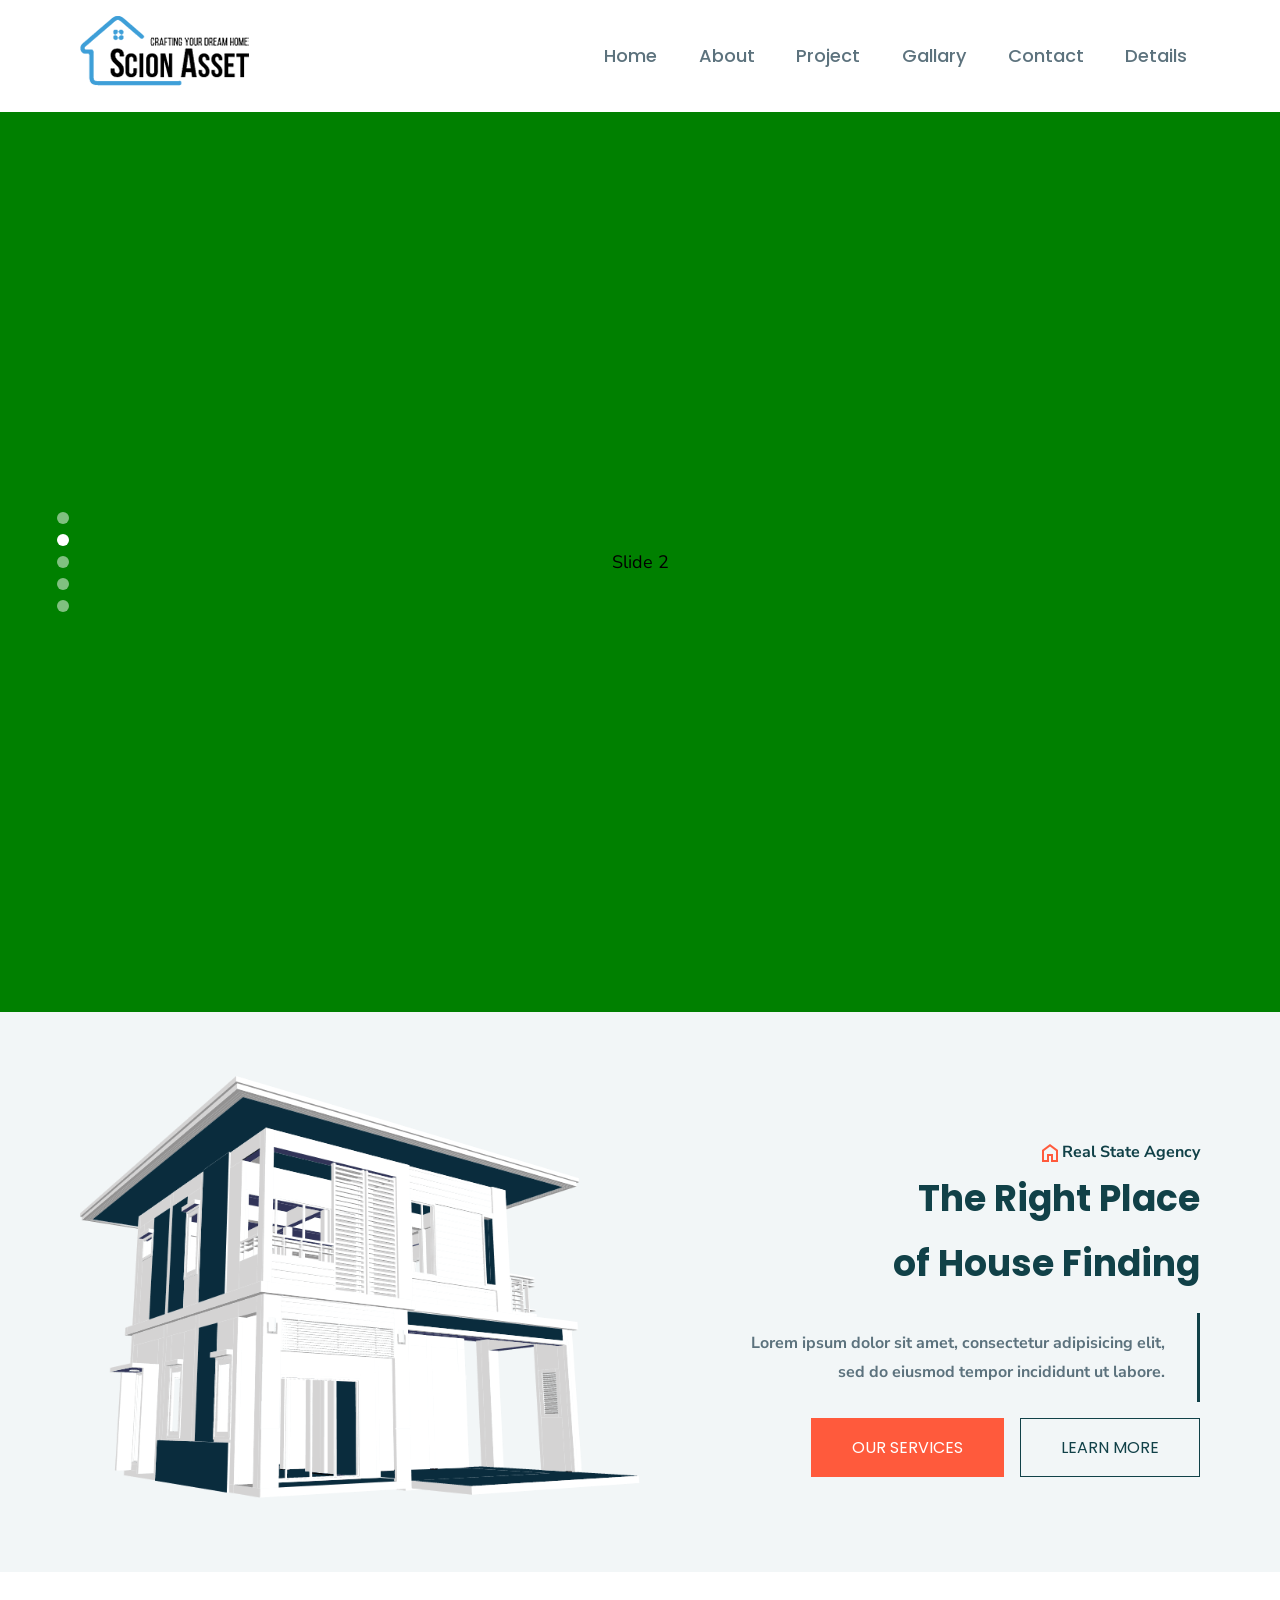
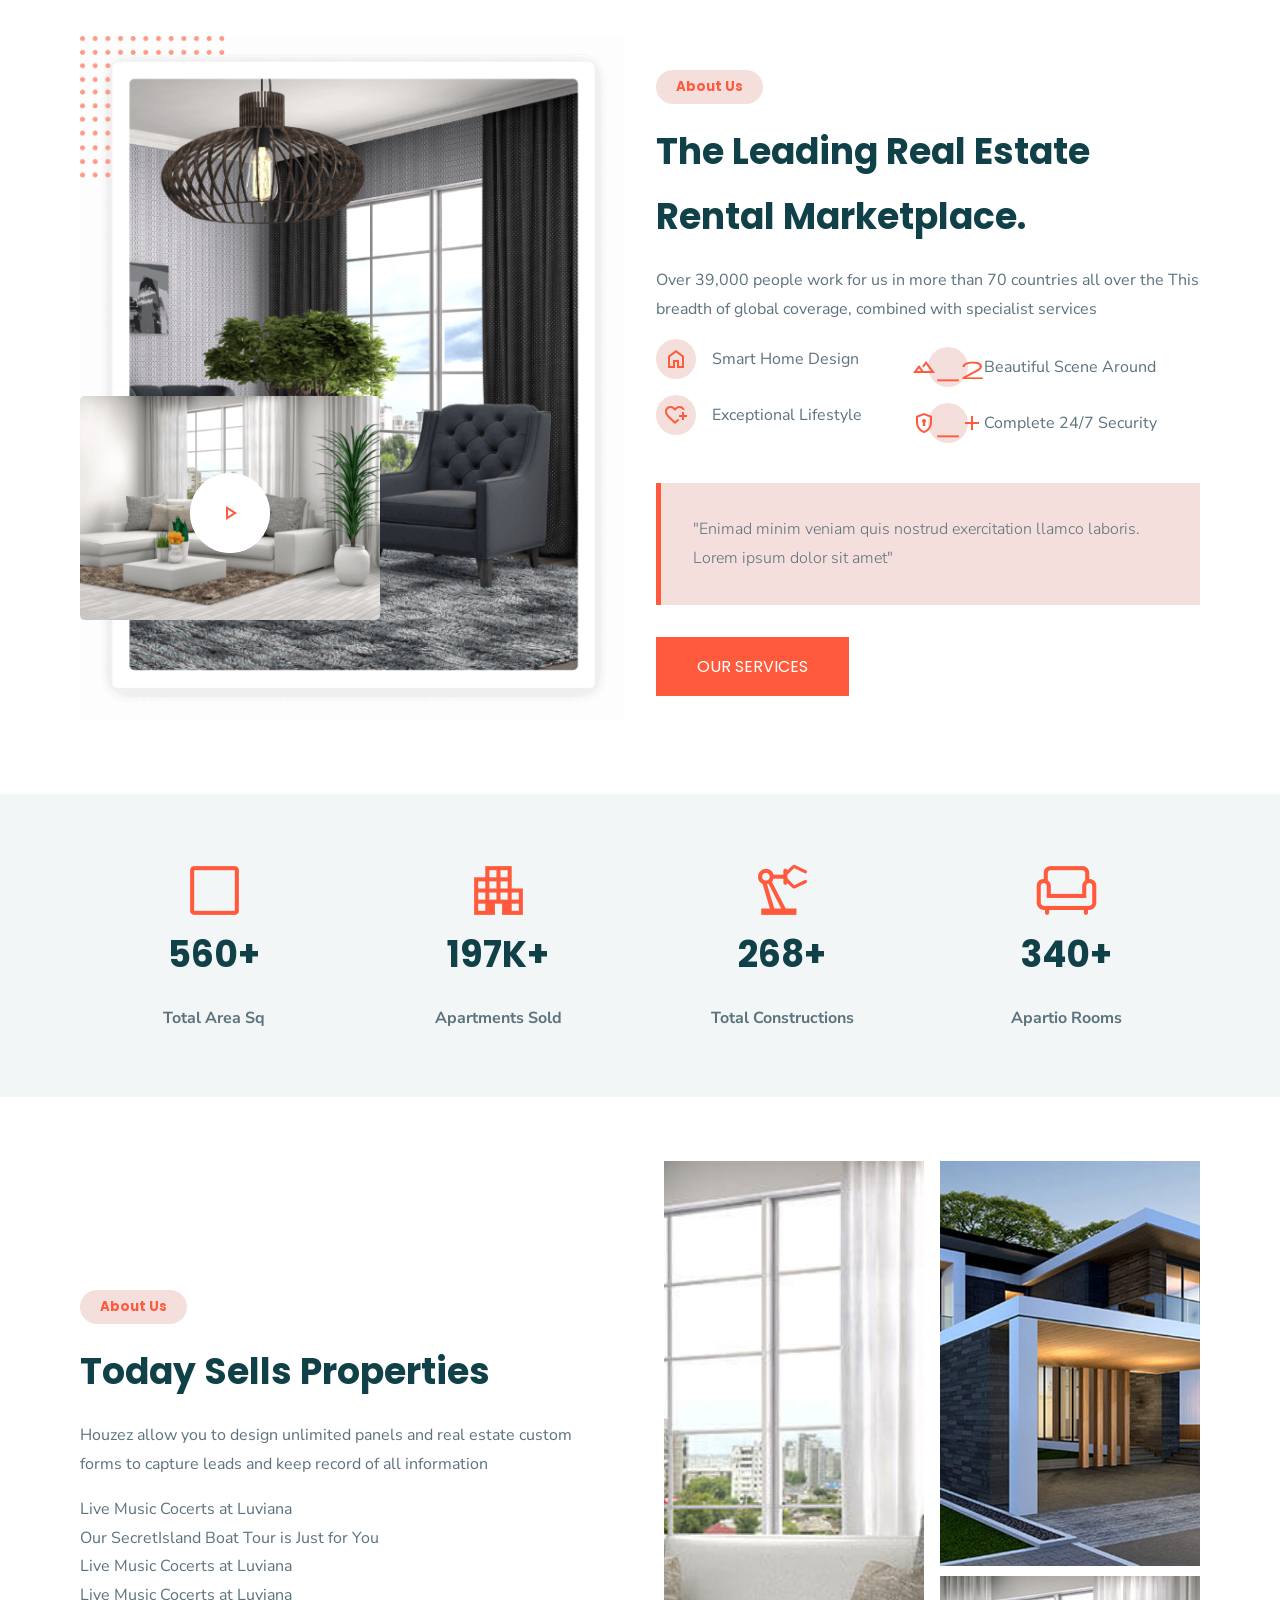
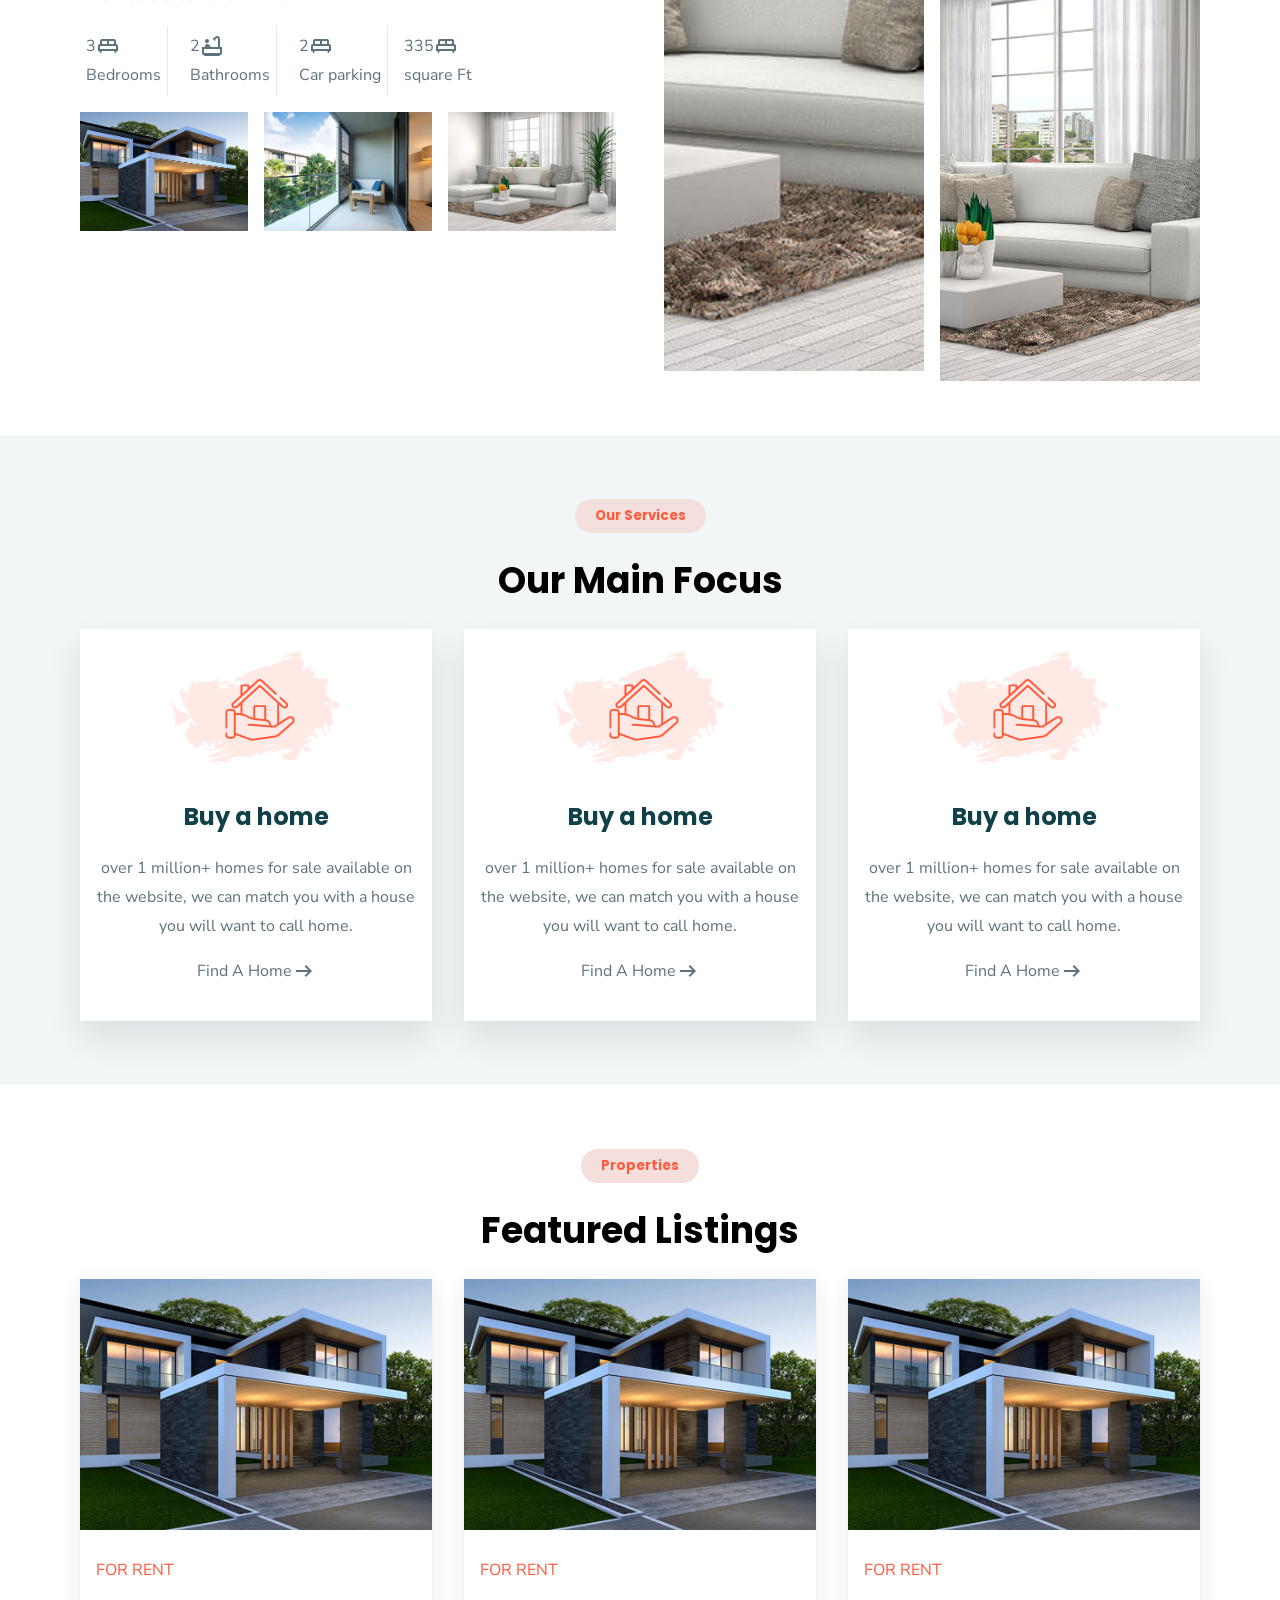
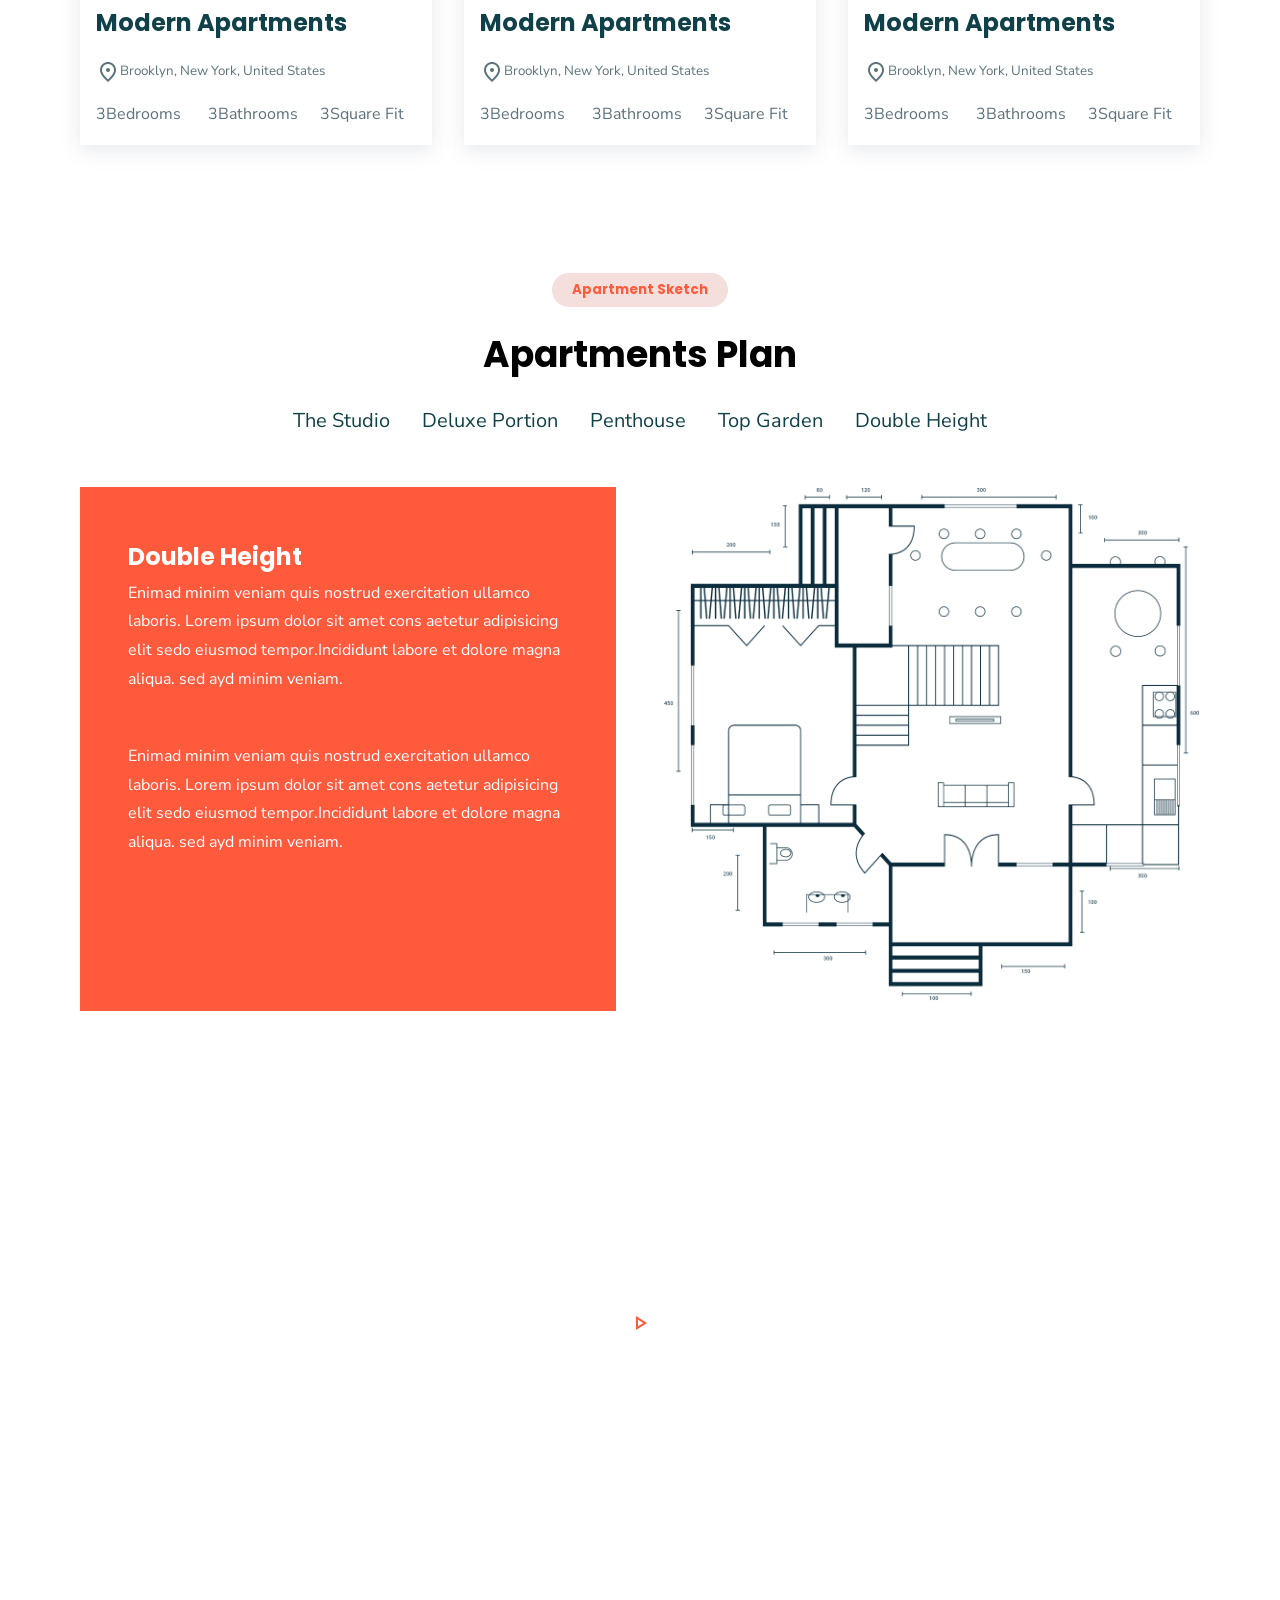
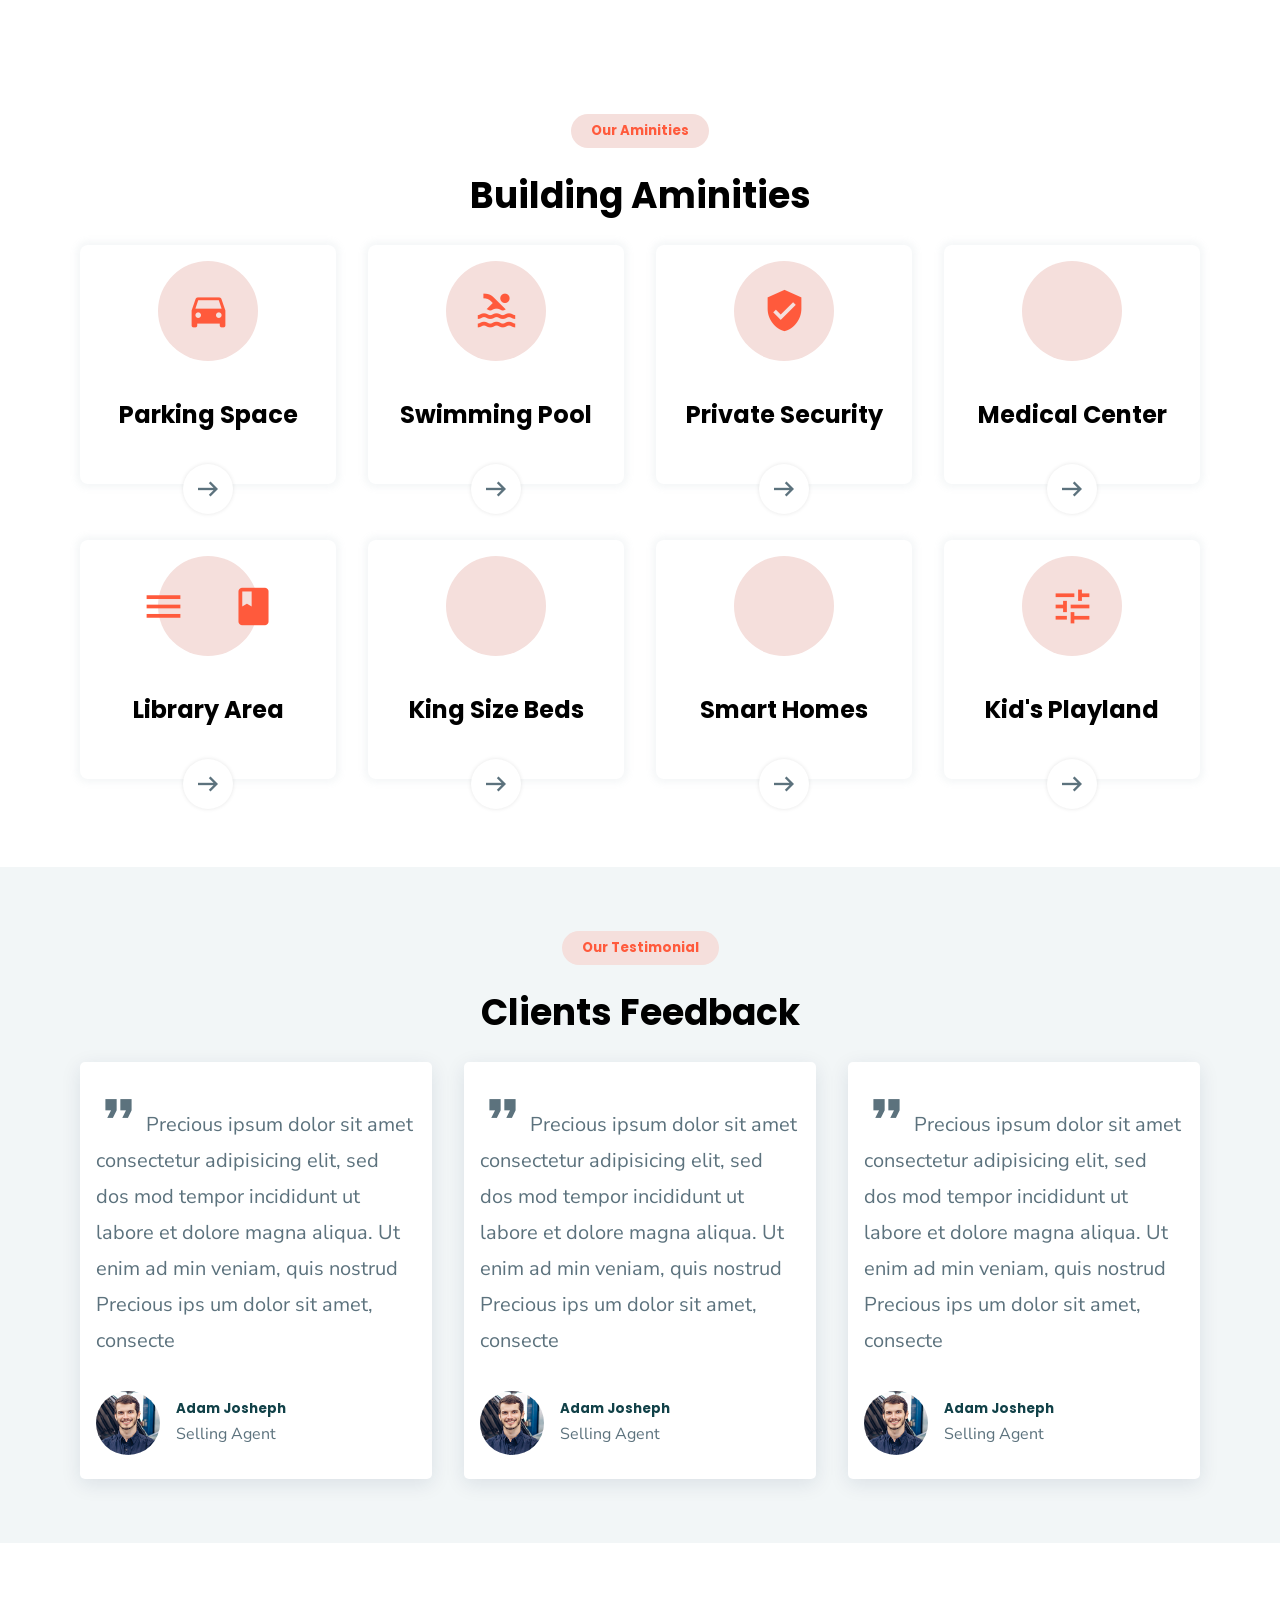
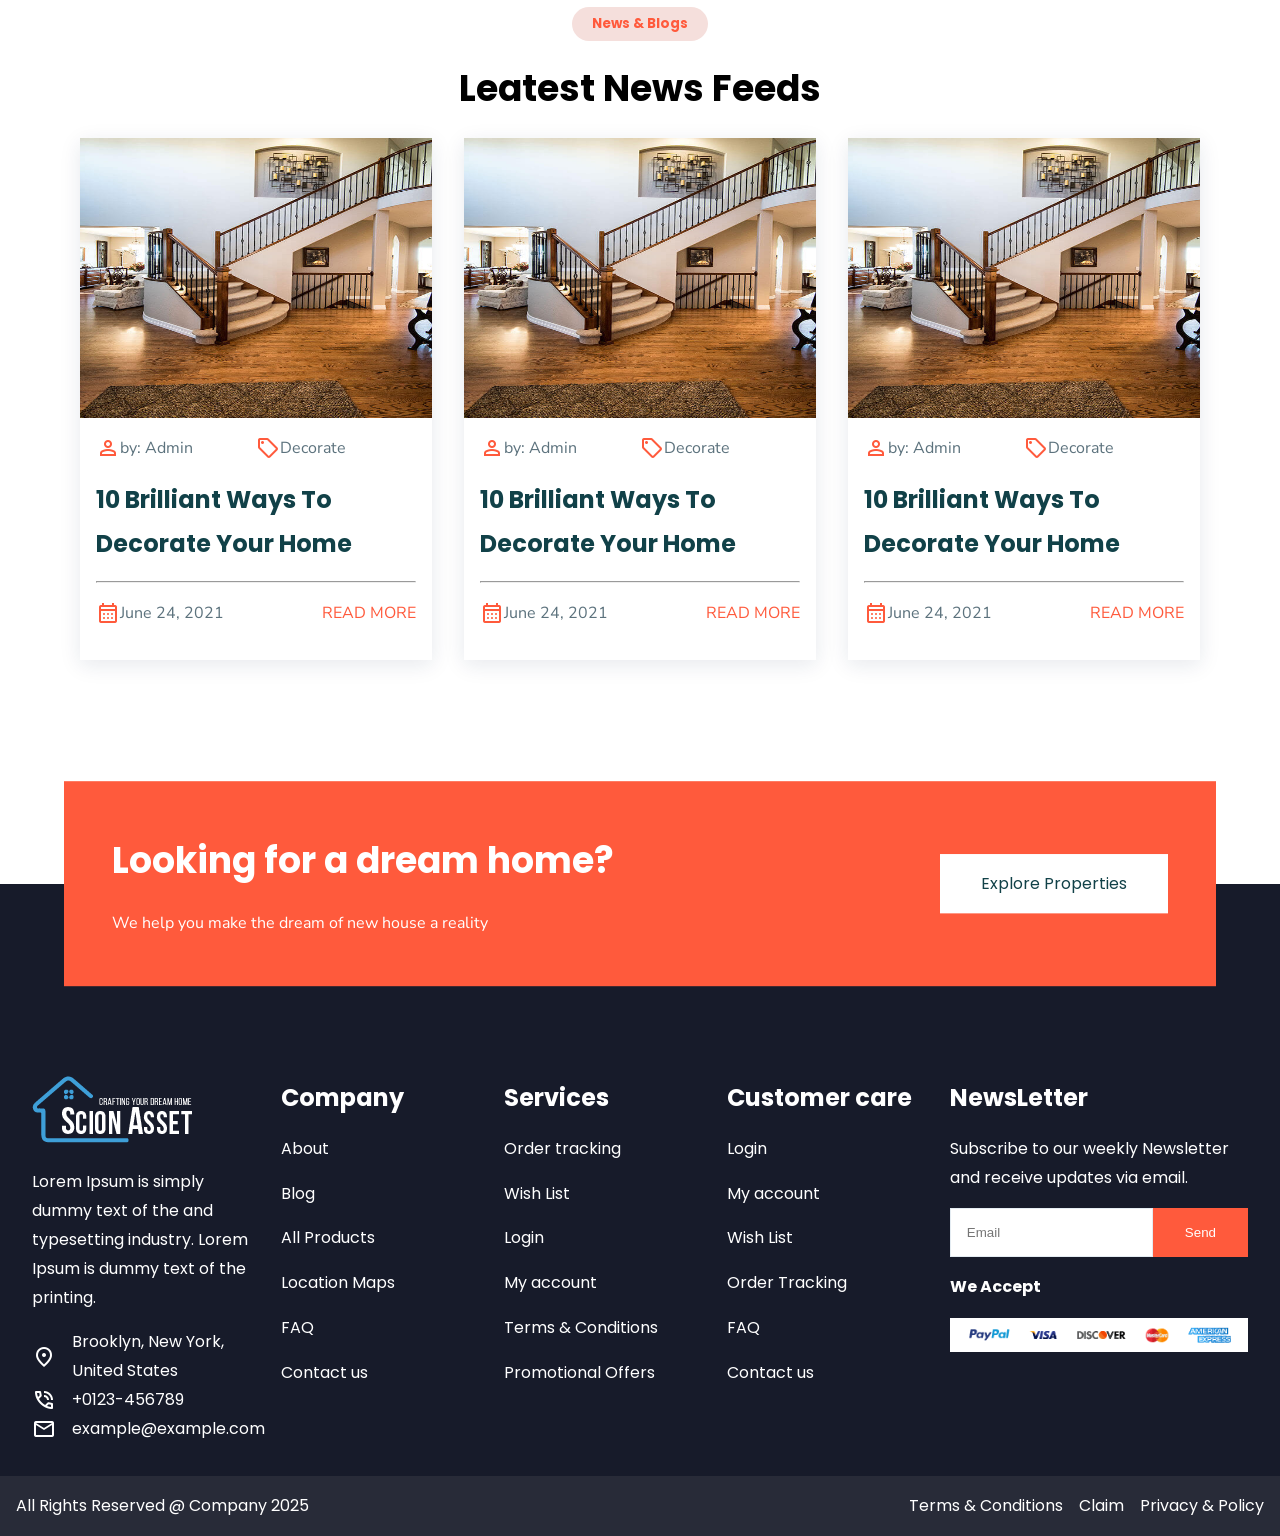
<file: index.html>
<!DOCTYPE html>
<html lang="en">

<head>
    <meta charset="UTF-8">
    <meta name="viewport" content="width=device-width, initial-scale=1.0">
    <title>Real State Application</title>
    <!-- google fonts  -->
    <link
        href="https://fonts.googleapis.com/css2?family=Poppins:ital,wght@0,100;0,200;0,300;0,400;0,500;0,600;0,700;0,800;0,900;1,100;1,200;1,300;1,400;1,500;1,600;1,700;1,800;1,900&family=Rubik:ital,wght@0,300..900;1,300..900&display=swap"
        rel="stylesheet">
    <link
        href="https://fonts.googleapis.com/css2?family=Nunito+Sans:ital,opsz,wght@0,6..12,200..1000;1,6..12,200..1000&family=Poppins:ital,wght@0,100;0,200;0,300;0,400;0,500;0,600;0,700;0,800;0,900;1,100;1,200;1,300;1,400;1,500;1,600;1,700;1,800;1,900&family=Rubik:ital,wght@0,300..900;1,300..900&display=swap"
        rel="stylesheet">
    <!-- google icons cdn -->

    <link rel="stylesheet" href="https://fonts.googleapis.com/icon?family=Material+Icons">
    <link href="https://fonts.googleapis.com/css2?family=Material+Symbols+Outlined" rel="stylesheet">


    <!-- css files  -->
    <link rel="stylesheet" href="./styles/grid.css">
    <link rel="stylesheet" href="./styles/main.css">

    <!-- animation  -->
    <link rel="stylesheet" href="https://cdnjs.cloudflare.com/ajax/libs/animate.css/4.1.1/animate.min.css" />

    <link rel="stylesheet" href="https://cdn.jsdelivr.net/npm/swiper@11/swiper-bundle.min.css" />

    <style>
        .swiper {
            width: 100%;
            height: 100vh;
            position: relative;
        }

        .swiper-slide {
            text-align: center;
            font-size: 18px;
            display: flex;
            justify-content: center;
            align-items: center;
        }

        .swiper-slide img {
            display: block;
            width: 100%;
            height: 100%;
            object-fit: cover;
        }

        .swiper-pagination {
            position: absolute !important;
            left: 3rem !important;
            top: 50% !important;
            transform: translateY(-50%) !important;
            writing-mode: vertical-lr !important;
            display: block !important;
            z-index: 10;
        }

        .swiper-pagination-bullet {
            width: 12px;
            height: 12px;
            background-color: #fff;
            opacity: 0.5;
            transition: opacity 0.3s ease;
            margin: 5px !important;
        }

        .swiper-pagination-bullet-active {
            opacity: 1;
        }
    </style>
</head>

<body>
    <!-- header starts here  -->
    <header>
        <nav class="container flex justify-between align-center text-light">
            <figure>
                <img src="./assets/logo-header.png" alt="logo">
            </figure>
            <div class="hamburger">
                <span class="material-symbols-outlined">
                    menu
                </span>
            </div>
            <!-- nav items  -->
            <ul class="nav">
                <li>
                    <a href="/index.html">Home</a>
                </li>
                <li>
                    <a href="./about-us/about.html">About</a>
                </li>
                <li class="header-dropdown">
                    <a href="#">Project</a>
                    <ul class="dropdown-menu">
                        <li><a href="/projects/projects.html">On Going</a></li>
                        <li><a href="/projects/projects.html">Completed</a></li>
                        <li><a href="/projects/projects.html">UpComing</a></li>
                    </ul>
                </li>
                <li>
                    <a href="/gallery/gallery.html">Gallary</a>
                </li>
                <li>
                    <a href="./contact/contact.html">Contact</a>
                </li>
                <li>
                    <a href="./shopDetails/details.html">Details</a>
                </li>
            </ul>
        </nav>
    </header>
    <!-- header ends here  -->
    <section>
        <div class="swiper homeSwiper">
            <div class="swiper-wrapper">
                <div style="background-color: red;" class="swiper-slide">Slide 1</div>
                <div style="background-color: green;" class="swiper-slide">Slide 2</div>
                <div style="background-color: blue;" class="swiper-slide">Slide 3</div>
                <div style="background-color: yellow;" class="swiper-slide">Slide 4</div>
                <div style="background-color: orange;" class="swiper-slide">Slide 5</div>
            </div>
            <div class="swiper-pagination"></div>
        </div>
    </section>
    <!-- main content -->
    <main>
        <!-- ---------------------------banner section starts here -------------------- -->
        <section class="bg-dark p-4">
            <div class="container large-2 align-center">
                <!-- image container  -->
                <div class="image-responsive animate__animated" data-zems="animate__fadeInLeft">
                    <img class="image-responsive" src="./assets/home.png" alt="">
                </div>
                <!-- content container  -->
                <div class="text-right font-bold mt-2">
                    <p class="flex align-center justify-end text-dark animate__animated" data-zems="animate__fadeInUp">
                        <span class="material-symbols-outlined primary-color">
                            home
                        </span>
                        Real State Agency
                    </p>
                    <h1 class="title mb-1 text-dark animate__animated" data-zems="animate__fadeInUp">
                        The Right Place <br> of House Finding
                    </h1>
                    <p class="mb-1 text-light banner-des animate__animated" data-zems="animate__fadeInUp">
                        Lorem ipsum dolor sit amet, consectetur adipisicing elit,<br> sed do
                        eiusmod tempor
                        incididunt ut
                        labore.
                    </p>
                    <!-- button container  -->
                    <div class="flex align-center justify-end gap-1 animate__animated" data-zems="animate__fadeInUp">
                        <button class="btn btn-primary">
                            OUR SERVICES
                        </button>
                        <button class="btn btn-secondary">
                            LEARN MORE
                        </button>
                    </div>
                </div>
            </div>
        </section>
        <!-- -------------------------banner section ends here ------------------------ -->

        <!-- about section starts here  -->
        <section class="container p-4">
            <div class="large-2 align-center gap-2">
                <!-- image div  -->
                <div class="image-responsive relative">
                    <img class="image-responsive" src="./assets/about-us-1.png" alt="image">
                    <div class="video-image">
                        <div class="image-responsive relative">
                            <img class="image-responsive" src="./assets/about-us-2.png" alt="image">
                            <!-- play btn  -->
                            <button class="btn-circle btn-center-align">
                                <span class="material-symbols-outlined">
                                    play_arrow
                                </span>
                            </button>
                        </div>
                    </div>
                </div>
                <!-- wrapper div for content  -->
                <div>
                    <!-- section header div starts -->
                    <div>
                        <h5 class="sub-title">
                            About Us
                        </h5>
                        <h3 class="title text-dark">
                            The Leading Real Estate Rental Marketplace.
                        </h3>
                    </div>
                    <!-- section header div ends -->
                    <p class="text-light mb-1">Over 39,000 people work for us in more than 70 countries
                        all over the
                        This breadth of global
                        coverage, combined with specialist services
                    </p>
                    <!-- icon + title container  -->
                    <div class="all-2 align-center text-light">
                        <div class="flex align-center mb-1">
                            <span class="material-symbols-outlined about-icons">
                                home
                            </span>
                            <p>Smart Home Design</p>
                        </div>
                        <div class="flex align-center">
                            <span class="material-symbols-outlined about-icons">
                                landscape_2
                            </span>
                            <p>Beautiful Scene Around</p>
                        </div>
                        <div class="flex align-center mb-1">
                            <span class="material-symbols-outlined about-icons">
                                heart_plus
                            </span>
                            <p>Exceptional Lifestyle</p>
                        </div>
                        <div class="flex align-center">
                            <span class="material-symbols-outlined about-icons">
                                encrypted_add
                            </span>
                            <p>Complete 24/7 Security</p>
                        </div>
                    </div>
                    <!-- icon + title container ends  -->
                    <p class="about-quote text-light">
                        "Enimad minim veniam quis nostrud exercitation
                        llamco laboris. Lorem ipsum dolor sit amet"
                    </p>
                    <button class="btn btn-primary">OUR SERVICES</button>
                </div>
            </div>
        </section>
        <!------------------- about section ends here ---------------- -->


        <!-- -------------statistics section starts here ------------------ -->
        <section class="bg-dark p-4">
            <!-- container  -->
            <div class="container small-2 large-4 gap-1">
                <!-- individual stats component  -->
                <div class="flex-col justify-center align-center text-center">
                    <span class="material-symbols-outlined statistics-icons">
                        crop_square
                    </span>
                    <h3 class="title text-dark">560+</h3>
                    <p class="text-light font-bold">Total Area Sq</p>
                </div>
                <div class="flex-col justify-center align-center text-center">
                    <span class="material-symbols-outlined statistics-icons">
                        apartment
                    </span>
                    <h3 class="title text-dark">197K+</h3>
                    <p class="text-light font-bold">Apartments Sold</p>
                </div>
                <div class="flex-col justify-center align-center text-center">
                    <span class="material-symbols-outlined statistics-icons">
                        precision_manufacturing
                    </span>
                    <h3 class="title text-dark">268+</h3>
                    <p class="text-light font-bold">Total Constructions</p>
                </div>
                <div class="flex-col justify-center align-center text-center">
                    <span class="material-symbols-outlined statistics-icons">
                        chair
                    </span>
                    <h3 class="title text-dark">340+</h3>
                    <p class="text-light font-bold">Apartio Rooms</p>
                </div>
            </div>
        </section>
        <!-- ------------------------statistics section ends here------------------  -->

        <!-- -------------------about-us-2 section starts here ----------------- -->
        <section class="container p-4">
            <div class="large-2 gap-3 align-center justify-center">
                <!-- content container  -->
                <div>
                    <h5 class="sub-title">About Us</h5>
                    <h3 class="title text-dark">Today Sells Properties</h3>
                    <p class="text-light mb-1">Houzez allow you to design unlimited panels and real estate
                        custom forms
                        to capture leads and
                        keep record of all information</p>
                    <ul class="text-light">
                        <li>Live Music Cocerts at Luviana</li>
                        <li>Our SecretIsland Boat Tour is Just for You</li>
                        <li>Live Music Cocerts at Luviana</li>
                        <li>Live Music Cocerts at Luviana</li>
                    </ul>
                    <div class="flex flex-wrap align-center gap-1 my-2 text-light icon-container">
                        <div class="card-icon text-light">
                            <p class="flex items-center">3 <span class="material-symbols-outlined">
                                    king_bed
                                </span> </p>
                            <p>Bedrooms</p>
                        </div>
                        <div class="card-icon text-light">
                            <p class="flex items-center">2 <span class="material-symbols-outlined">
                                    bathtub
                                </span></p>
                            <p>Bathrooms</p>
                        </div>
                        <div class="card-icon text-light">
                            <p class="flex items-center">2 <span class="material-symbols-outlined">
                                    king_bed
                                </span></p>
                            <p>Car parking</p>
                        </div>
                        <div class="card-icon text-light">
                            <p class=" flex items-center">335 <span class="material-symbols-outlined">
                                    king_bed
                                </span></p>
                            <p>square Ft</p>
                        </div>
                    </div>
                    <div class="all-3 gap-1">
                        <div class="image-responsive">
                            <img class="image-responsive" src="./assets/about-3.jpg" alt="">
                        </div>
                        <div class="image-responsive">
                            <img class="image-responsive" src="./assets/about-4.jpg" alt="">
                        </div>
                        <div class="image-responsive">
                            <img class="image-responsive" src="./assets/about-5.jpg" alt="">
                        </div>
                    </div>
                </div>
                <!-- img container  -->
                <div class="all-2 gap-1 image-container">
                    <div class="left-image">
                        <img src="./assets/about-5.jpg" alt="">
                    </div>
                    <div class="right-image">
                        <img src="./assets/about-3.jpg" alt="">
                        <img src="./assets/about-5.jpg" alt="">
                    </div>
                </div>
            </div>
        </section>
        <!-- ----------------about-us-2 section ends here  --------------------------->

        <!-- ----------------services section starts here----------------------  -->
        <section class="bg-dark p-4">
            <div id="services" class="container">
                <!-- section header  -->
                <div class="text-center">
                    <h5 class="sub-title">Our Services </>
                        <h3 class="title">Our Main Focus </h3>
                </div>
                <!-- card container  -->
                <div class="medium-2 large-3 gap-2">
                    <!-- card  -->
                    <div class="card">
                        <img src="./assets/home-icon.png" alt="">
                        <h4 class="heading-4 text-dark"><a href="#">Buy a home</a></h4>
                        <p class="text-light my-1">
                            over 1 million+ homes for sale available on the website, we can match you with a house you
                            will
                            want to call home.
                        </p>
                        <!-- link  -->
                        <a class="flex align-center justify-center text-light my-1 link-btn" href="#">
                            Find A Home
                            <span class="material-symbols-outlined">
                                arrow_right_alt
                            </span>
                        </a>
                    </div>
                    <div class="card">
                        <img src="./assets/home-icon.png" alt="">
                        <h4 class="heading-4 text-dark"><a href="#">Buy a home</a></h4>
                        <p class="text-light my-1">
                            over 1 million+ homes for sale available on the website, we can match you with a house you
                            will
                            want to call home.
                        </p>
                        <a class="flex align-center justify-center text-light my-1 link-btn" href="#">
                            Find A Home
                            <span class="material-symbols-outlined">
                                arrow_right_alt
                            </span>
                        </a>
                    </div>
                    <div class="card">
                        <img src="./assets/home-icon.png" alt="">
                        <h4 class="heading-4 text-dark"><a href="#">Buy a home</a></h4>
                        <p class="text-light my-1">
                            over 1 million+ homes for sale available on the website, we can match you with a house you
                            will
                            want to call home.
                        </p>
                        <a class="flex align-center justify-center text-light my-1 link-btn" href="#">
                            Find A Home

                            <span class="material-symbols-outlined">
                                arrow_right_alt
                            </span>
                        </a>
                    </div>
                </div>
            </div>
        </section>
        <!-- ----------------------services section ends here--------------------  -->

        <!------------------- properties section starts here--------------------  -->
        <section class="container p-4">
            <div class="text-center">
                <h5 class="sub-title">Properties</h5>
                <h3 class="title">Featured Listings</h3>
            </div>
            <!-- card container  -->
            <div class="medium-2 large-3 gap-2">
                <!-- card  -->
                <div class="properties-card">
                    <div class="relative image-responsive">
                        <img class="image-responsive" src="./assets/about-3.jpg" alt="">
                    </div>
                    <div class="text-light p-1">
                        <span class="primary-color">FOR RENT</span>
                        <h4 class="heading-4 text-dark my-1"><a href="#">Modern Apartments</a></h4>
                        <a class="flex mb-1" href="#">
                            <span class="material-symbols-outlined location-icon">
                                location_on
                            </span>
                            <small>Brooklyn, New York, United States</small>
                        </a>
                        <div class="all-3 gap-1">
                            <p class="flex">
                                <span class="flex items-center">3 </span>
                                <span> Bedrooms</span>
                            </p>
                            <p class="flex">
                                <span class="flex items-center">3 </span>
                                <span> Bathrooms</span>
                            </p>
                            <p class="flex">
                                <span class="flex items-center">3 </span>
                                <span> Square Fit</span>
                            </p>
                        </div>
                    </div>
                </div>
                <div class="properties-card">
                    <div class="relative image-responsive">
                        <img class="image-responsive" src="./assets/about-3.jpg" alt="">
                    </div>
                    <div class="text-light p-1">
                        <span class="primary-color">FOR RENT</span>
                        <h4 class="heading-4 text-dark my-1"><a href="#">Modern Apartments</a></h4>
                        <a class="flex mb-1" href="#">
                            <span class="material-symbols-outlined location-icon">
                                location_on
                            </span>
                            <small>Brooklyn, New York, United States</small>
                        </a>
                        <div class="all-3 gap-1">
                            <p class="flex">
                                <span class="flex items-center">3 </span>
                                <span> Bedrooms</span>
                            </p>
                            <p class="flex">
                                <span class="flex items-center">3 </span>
                                <span> Bathrooms</span>
                            </p>
                            <p class="flex">
                                <span class="flex items-center">3 </span>
                                <span> Square Fit</span>
                            </p>
                        </div>
                    </div>
                </div>
                <div class="properties-card">
                    <div class="relative image-responsive">
                        <img class="image-responsive" src="./assets/about-3.jpg" alt="">
                    </div>
                    <div class="text-light p-1">
                        <span class="primary-color">FOR RENT</span>
                        <h4 class="heading-4 text-dark my-1"><a href="#">Modern Apartments</a></h4>
                        <a class="flex mb-1" href="#">
                            <span class="material-symbols-outlined location-icon">
                                location_on
                            </span>
                            <small>Brooklyn, New York, United States</small>
                        </a>
                        <div class="all-3 gap-1">
                            <p class="flex">
                                <span class="flex items-center">3 </span>
                                <span> Bedrooms</span>
                            </p>
                            <p class="flex">
                                <span class="flex items-center">3 </span>
                                <span> Bathrooms</span>
                            </p>
                            <p class="flex">
                                <span class="flex items-center">3 </span>
                                <span> Square Fit</span>
                            </p>
                        </div>
                    </div>
                </div>
            </div>
        </section>
        <!-- -------------------------properties section ends here-------------------------  -->

        <!-- --------------------------apartment section starts here -------------------- -->
        <section class="container p-4">
            <div class="text-center">
                <h5 class="sub-title">Apartment Sketch</>
                    <h3 class="title">Apartments Plan</h3>
            </div>
            <!-- categories or tab  -->
            <div id="categories" class="para-md-size flex items-center flex-wrap justify-center gap-2 text-dark mb-3">
                <p>The Studio</p>
                <p>Deluxe Portion</p>
                <p>Penthouse</p>
                <p>Top Garden</p>
                <p>Double Height</p>
            </div>
            <!-- container  -->
            <div class="large-2 gap-3">
                <!-- text content  -->
                <div class="appartment-content">
                    <h4 id="title" class="heading-4">Double Height</h4>
                    <p id="des-1" class="mb-3">Enimad minim veniam quis nostrud exercitation ullamco laboris. Lorem
                        ipsum dolor sit
                        amet cons aetetur adipisicing elit sedo eiusmod tempor.Incididunt labore et dolore magna aliqua.
                        sed ayd minim veniam.</p>
                    <p id="des-2">Enimad minim veniam quis nostrud exercitation ullamco laboris. Lorem ipsum
                        dolor sit amet cons
                        aetetur adipisicing elit sedo eiusmod tempor.Incididunt labore et dolore magna aliqua. sed ayd
                        minim veniam.</p>
                </div>
                <!-- image container  -->
                <div class="image-responsive">
                    <img class="image-responsive" src="./assets/sketch.png" alt="">
                </div>
            </div>
        </section>
        <!-- ---------------------apartmentsection ends here ----------------------- -->

        <!-- --------------------parallax with pop-up section starts here--------------------  -->
        <section class="parallax">
            <div class="pop-up-btn">
                <button class="btn-circle btn-center-align">
                    <span class="material-symbols-outlined">
                        play_arrow
                    </span>
                </button>
            </div>
        </section>
        <!-- --------------------parallax with pop-up  section ends here -------------------------- -->

        <!-- -----------------------Aminities  section starts here ------------------------- -->
        <section class="container p-4">
            <div class="text-center">
                <h5 class="sub-title">Our Aminities</h5>
                <h3 class="title">Building Aminities</h3>
            </div>
            <!-- container  -->
            <div class="medium-2 large-3 larger-4 gap-2">
                <!-- cards  -->
                <a class="aminities-card p-1" href="#">
                    <span class="icon">
                        <i class="material-icons">directions_car</i>
                    </span>
                    <h4 class="heading-4 my-2">Parking Space</h4>
                    <div class="arrow-btn">
                        <span class="material-symbols-outlined">
                            arrow_right_alt
                        </span>
                    </div>
                </a>
                <a class="aminities-card p-1" href="#">
                    <span class="icon">
                        <i class="material-icons">pool</i>
                    </span>
                    <h4 class="heading-4 my-2">Swimming Pool</h4>
                    <div class="arrow-btn">
                        <span class="material-symbols-outlined">
                            arrow_right_alt
                        </span>
                    </div>
                </a>
                <a class="aminities-card p-1" href="#">
                    <span class="icon">
                        <i class="material-icons">verified_user</i>
                    </span>
                    <h4 class="heading-4 my-2">Private Security</h4>
                    <div class="arrow-btn">
                        <span class="material-symbols-outlined">
                            arrow_right_alt
                        </span>
                    </div>
                </a>
                <a class="aminities-card p-1" href="#">
                    <span class="icon">
                        <i class="material-icons">house</i>
                    </span>
                    <h4 class="heading-4 my-2">Medical Center</h4>
                    <div class="arrow-btn">
                        <span class="material-symbols-outlined">
                            arrow_right_alt
                        </span>
                    </div>
                </a>
                <a class="aminities-card p-1" href="#">
                    <span class="icon">
                        <i class="material-icons">menu_book</i>
                    </span>
                    <h4 class="heading-4 my-2">Library Area</h4>
                    <div class="arrow-btn">
                        <span class="material-symbols-outlined">
                            arrow_right_alt
                        </span>
                    </div>
                </a>
                <a class="aminities-card p-1" href="#">
                    <span class="icon">
                        <i class="material-icons">king_bed</i>
                    </span>
                    <h4 class="heading-4 my-2">King Size Beds</h4>
                    <div class="arrow-btn">
                        <span class="material-symbols-outlined">
                            arrow_right_alt
                        </span>
                    </div>
                </a>
                <a class="aminities-card p-1" href="#">
                    <span class="icon">
                        <i class="material-icons">house</i>
                    </span>
                    <h4 class="heading-4 my-2">Smart Homes</h4>
                    <div class="arrow-btn">
                        <span class="material-symbols-outlined">
                            arrow_right_alt
                        </span>
                    </div>
                </a>
                <a class="aminities-card p-1" href="#">
                    <span class="icon">
                        <i class="material-icons">tune</i>
                    </span>
                    <h4 class="heading-4 my-2">Kid's Playland</h4>
                    <div class="arrow-btn">
                        <span class="material-symbols-outlined">
                            arrow_right_alt
                        </span>
                    </div>
                </a>
            </div>
        </section>
        <!----------------------- Aminities section ends here --------------------------- -->

        <!-- --------------------testimonials section starts here---------------------------->
        <section class="bg-dark p-4">
            <div id="testimonials" class="container">
                <div class="text-center">
                    <h5 class="sub-title">Our Testimonial</h5>
                    <h3 class="title">Clients Feedback</h3>
                </div>
                <!-- testimonials container  -->
                <div class="medium-2 large-3 gap-2">
                    <!-- cards  -->
                    <div class="testimonial">
                        <div class="mb-2">
                            <p class="text-light para-md-size"><span class="icon">
                                    <i class="material-icons">format_quote</i>
                                </span>
                                Precious ipsum dolor sit amet
                                consectetur adipisicing elit, sed dos
                                mod tempor incididunt ut labore et
                                dolore magna aliqua. Ut enim ad min
                                veniam, quis nostrud Precious ips
                                um dolor sit amet, consecte
                            </p>
                        </div>
                        <div class="flex align-center gap-1">
                            <img class="profile-rounded" src="./assets/author.jpg" alt="profile">
                            <div>
                                <h5 class="text-dark">Adam Josheph</h5>
                                <p class="text-light">Selling Agent</p>
                            </div>
                        </div>
                    </div>
                    <div class="testimonial">
                        <div class="mb-2">
                            <p class="text-light para-md-size"><span class="icon">
                                    <i class="material-icons">format_quote</i>
                                </span>
                                Precious ipsum dolor sit amet
                                consectetur adipisicing elit, sed dos
                                mod tempor incididunt ut labore et
                                dolore magna aliqua. Ut enim ad min
                                veniam, quis nostrud Precious ips
                                um dolor sit amet, consecte
                            </p>
                        </div>
                        <div class="flex align-center gap-1">
                            <img class="profile-rounded" src="./assets/author.jpg" alt="">
                            <div>
                                <h5 class="text-dark">Adam Josheph</h5>
                                <p class="text-light">Selling Agent</p>
                            </div>
                        </div>
                    </div>
                    <div class="testimonial">
                        <div class=" mb-2">
                            <p class="text-light para-md-size"><span class="icon">
                                    <i class="material-icons">format_quote</i>
                                </span>
                                Precious ipsum dolor sit amet
                                consectetur adipisicing elit, sed dos
                                mod tempor incididunt ut labore et
                                dolore magna aliqua. Ut enim ad min
                                veniam, quis nostrud Precious ips
                                um dolor sit amet, consecte
                            </p>
                        </div>
                        <div class="flex align-center gap-1">
                            <img class="profile-rounded" src="./assets/author.jpg" alt="">
                            <div>
                                <h5 class="text-dark">Adam Josheph</h5>
                                <p class="text-light">Selling Agent</p>
                            </div>
                        </div>
                    </div>
                </div>
            </div>

        </section>
        <!-- ----------------------testimonials section ends here ------------------------ -->

        <!----------------------------- blogs section starts here-----------------------  -->
        <section class="container p-4">
            <!-- section header  -->
            <div class="text-center">
                <h5 class="sub-title">News & Blogs</h5>
                <h3 class="title">Leatest News Feeds</h3>
            </div>
            <!-- card container  -->
            <div class="medium-2 large-3 gap-2">
                <!-- individual card  -->
                <div class="blog-card">
                    <div class="relative card-image">
                        <a class="image-responsive" href="#">
                            <img class="image-responsive" src="./assets/menu-banner-1.jpg" alt="">
                        </a>
                    </div>
                    <div class="p-1">
                        <div class="all-2 mb-1">
                            <a class="author-link flex items-center" href="#">
                                <span class="material-symbols-outlined primary-color">person</span>
                                <span class="text-light">by: Admin</span>
                            </a>
                            <div>
                                <a class="flex items-center" href="#">
                                    <span class="material-symbols-outlined primary-color">
                                        sell
                                    </span>
                                    <span class="text-light">Decorate</span>
                                </a>
                            </div>
                        </div>
                        <h4 class="heading-4 text-dark mb-1">
                            <a href="#">10 Brilliant Ways To Decorate Your Home</a>
                        </h4>
                        <hr>
                        <div class="flex justify-between align-center my-1">
                            <div class="flex items-center">
                                <span class="material-symbols-outlined primary-color">
                                    calendar_month
                                </span> <span class="text-light">June 24, 2021</span>
                            </div>
                            <div>
                                <a class="primary-color" href="#">READ MORE</a>
                            </div>
                        </div>
                    </div>
                </div>
                <div class="blog-card">
                    <div class="relative card-image">
                        <a class="image-responsive" href="#">
                            <img class="image-responsive" src="./assets/menu-banner-1.jpg" alt="">
                        </a>
                    </div>
                    <div class="p-1">
                        <div class="all-2 mb-1">
                            <a class="author-link flex items-center" href="#">
                                <span class="material-symbols-outlined primary-color">person</span>
                                <span class="text-light">by: Admin</span>
                            </a>
                            <div>
                                <a class="flex items-center" href="#">
                                    <span class="material-symbols-outlined primary-color">
                                        sell
                                    </span>
                                    <span class="text-light">Decorate</span>
                                </a>
                            </div>
                        </div>
                        <h4 class="heading-4 text-dark mb-1">
                            <a href="#">10 Brilliant Ways To Decorate Your Home</a>
                        </h4>
                        <hr>
                        <div class="flex justify-between align-center my-1">
                            <div class="flex items-center">
                                <span class="material-symbols-outlined primary-color">
                                    calendar_month
                                </span> <span class="text-light">June 24, 2021</span>
                            </div>
                            <div>
                                <a class="primary-color" href="#">READ MORE</a>
                            </div>
                        </div>
                    </div>
                </div>
                <div class="blog-card">
                    <div class="relative card-image">
                        <a class="image-responsive" href="#">
                            <img class="image-responsive" src="./assets/menu-banner-1.jpg" alt="">
                        </a>
                    </div>
                    <div class="p-1">
                        <div class="all-2 mb-1">
                            <a class="author-link flex items-center" href="#">
                                <span class="material-symbols-outlined primary-color">person</span>
                                <span class="text-light">by: Admin</span>
                            </a>
                            <div>
                                <a class="flex items-center" href="#">
                                    <span class="material-symbols-outlined primary-color">
                                        sell
                                    </span>
                                    <span class="text-light">Decorate</span>
                                </a>
                            </div>
                        </div>
                        <h4 class="heading-4 text-dark mb-1">
                            <a href="#">10 Brilliant Ways To Decorate Your Home</a>
                        </h4>
                        <hr>
                        <div class="flex justify-between align-center my-1">
                            <div class="flex items-center">
                                <span class="material-symbols-outlined primary-color">
                                    calendar_month
                                </span> <span class="text-light">June 24, 2021</span>
                            </div>
                            <div>
                                <a class="primary-color" href="#">READ MORE</a>
                            </div>
                        </div>
                    </div>
                </div>
            </div>
        </section>
        <!-- ------------------------blogs section ends here----------------------  -->
    </main>
    <!-- Main content ends here  -->

    <!-- call to action section  -->
    <div class="cta-wrapper">
        <div class="call-to-action">
            <div class="cta flex align-center flex items-center justify-between">
                <div class="">
                    <h3 class="title mb-1">Looking for a dream home?</h3>
                    <p class="">
                        We help you make the dream of new house a reality
                    </p>
                </div>
                <button class="btn cta-btn">Explore Properties</button>
            </div>
        </div>
    </div>

    <!-- footer starts here  -->
    <footer>
        <div class="small-2 medium-2 larger-5 wrapper gap-1">
            <!-- contact info -->
            <div>
                <img class="mb-1" src="./assets/footer-logo.png" alt="logo">
                <p class="mb-1">Lorem Ipsum is simply dummy text of the and typesetting industry. Lorem Ipsum is
                    dummy
                    text of the
                    printing.</p>
                <div class="flex align-center gap-1">
                    <span class="material-symbols-outlined">
                        location_on
                    </span>
                    <p>Brooklyn, New York, United States</p>
                </div>
                <div class="flex align-center gap-1">
                    <span class="material-symbols-outlined">
                        phone_in_talk
                    </span>
                    <p>+0123-456789</p>
                </div>
                <div class="flex align-center gap-1">
                    <span class="material-symbols-outlined">
                        mail
                    </span> example@example.com
                </div>
            </div>
            <!-- contact info ends  -->

            <!-- company with links -->
            <div class="mb-2">
                <h4 class="heading-4 mb-1">Company</h4>
                <ul class="footer-links">
                    <li><a href="#">About</a></li>
                    <li><a href="#">Blog</a></li>
                    <li><a href="#">All Products</a></li>
                    <li><a href="#">Location Maps</a></li>
                    <li><a href="#">FAQ</a></li>
                    <li><a href="#">Contact us</a></li>
                </ul>
            </div>
            <div class="mb-2">
                <h4 class="heading-4 mb-1">Services</h4>
                <ul class="footer-links">
                    <li><a href="#">Order tracking</a></li>
                    <li><a href="#">Wish List</a></li>
                    <li><a href="#">Login</a></li>
                    <li><a href="#">My account</a></li>
                    <li><a href="#">Terms & Conditions</a></li>
                    <li><a href="#">Promotional Offers</a></li>
                </ul>
            </div>
            <div class="mb-2">
                <h4 class="heading-4 mb-1">Customer care</h4>
                <ul class="footer-links">
                    <li><a href="#">Login</a></li>
                    <li><a href="#">My account</a></li>
                    <li><a href="#">Wish List</a></li>
                    <li><a href="#">Order Tracking</a></li>
                    <li><a href="#">FAQ</a></li>
                    <li><a href="#">Contact us</a></li>
                </ul>
            </div>
            <div class="mb-2">
                <div class="newsletter mb-1">
                    <h4 class="heading-4">NewsLetter</h4>
                    <p class="my-1">Subscribe to our weekly Newsletter and receive updates via email.</p>
                    <div class="flex items-center">
                        <input type="text" placeholder="Email">
                        <button class="footer-btn">Send</button>
                    </div>
                </div>
                <div>
                    <h4 class="mb-1">We Accept</h4>
                    <img class="image-responsive" src="./assets/payment-4.png" alt="payment image">
                </div>
            </div>
        </div>

        <div class="footer-bottom body-font-family">
            <p>All Rights Reserved @ Company 2025</p>
            <ul>
                <li>
                    <a href="#">Terms & Conditions</a>
                </li>
                <li>
                    <a href="#">Claim</a>
                </li>
                <li>
                    <a href="#">Privacy & Policy</a>
                </li>
            </ul>
        </div>
    </footer>
    <!-- footer ends here  -->
    <script src="https://cdn.jsdelivr.net/npm/swiper@11/swiper-bundle.min.js"></script>
    <script src="./js/zems_animate.js"></script>
    <script src="./js/script.js"></script>
</body>

</html>
</file>
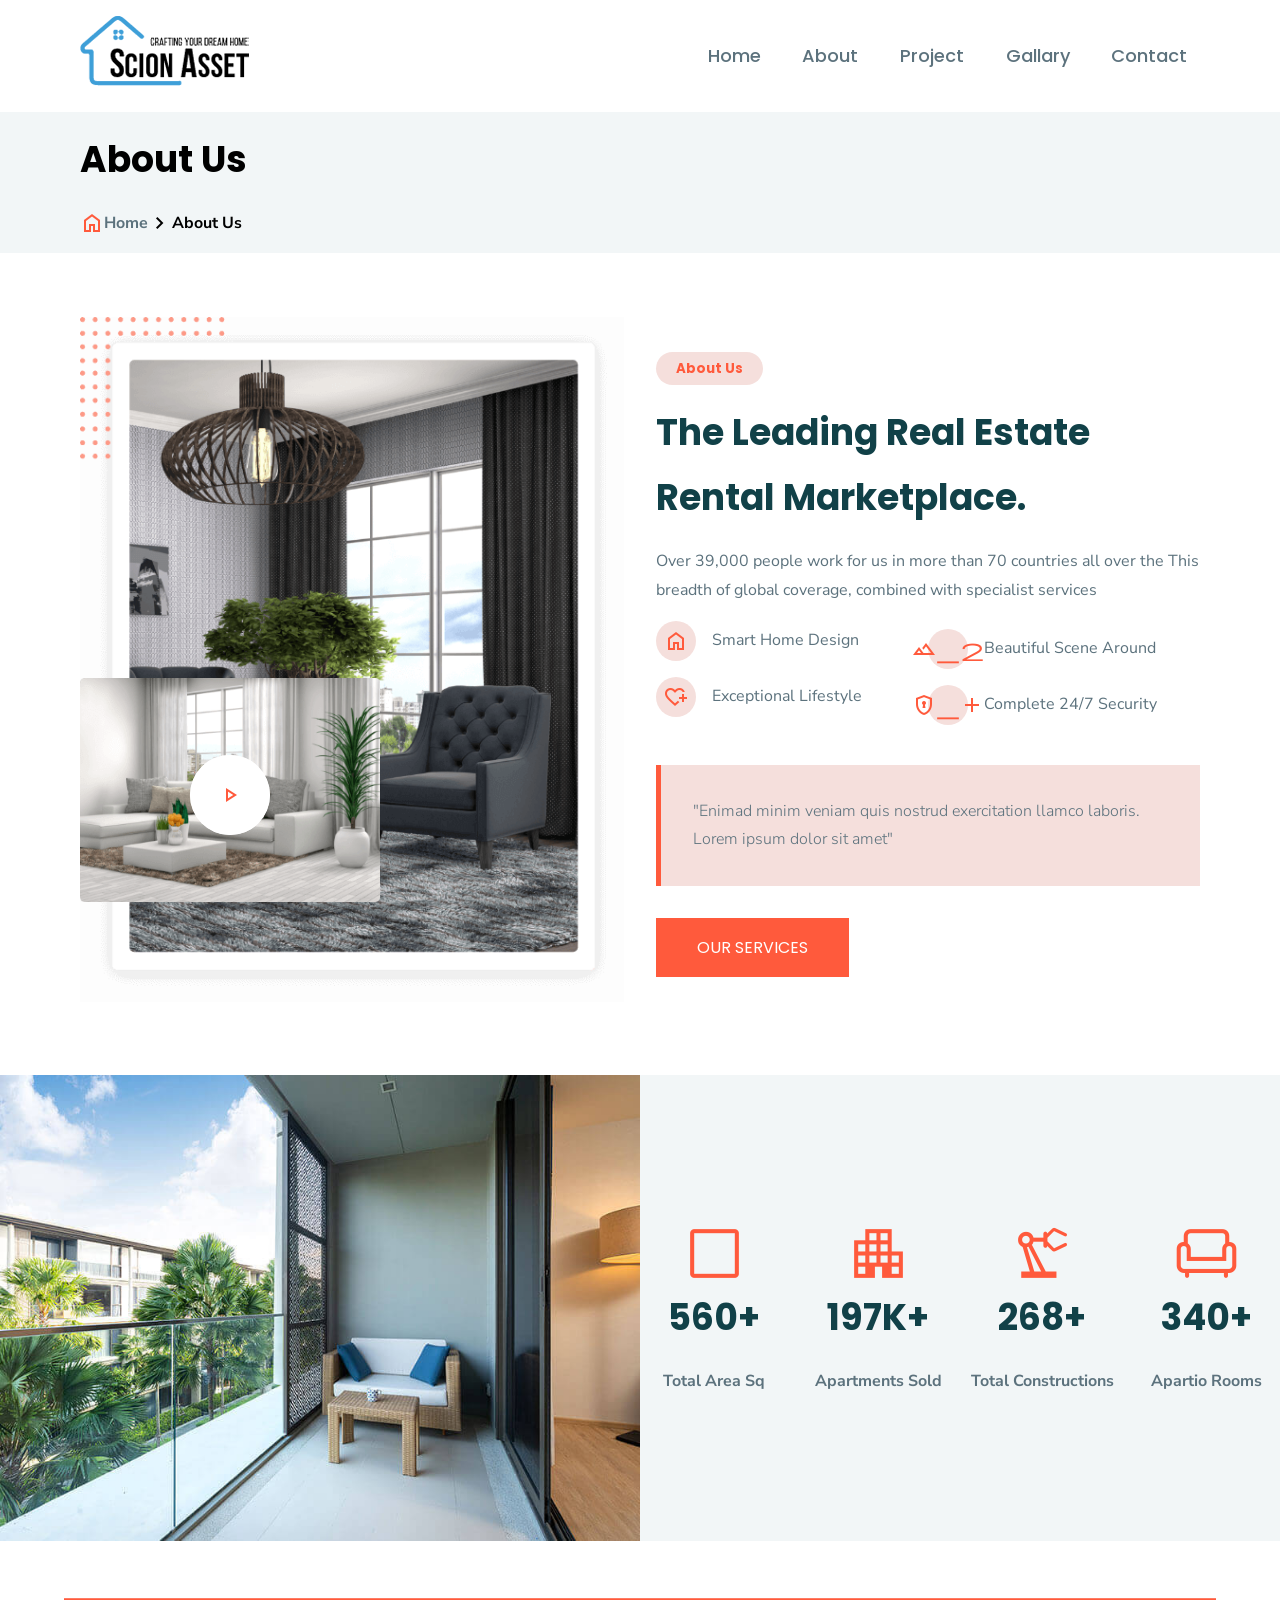
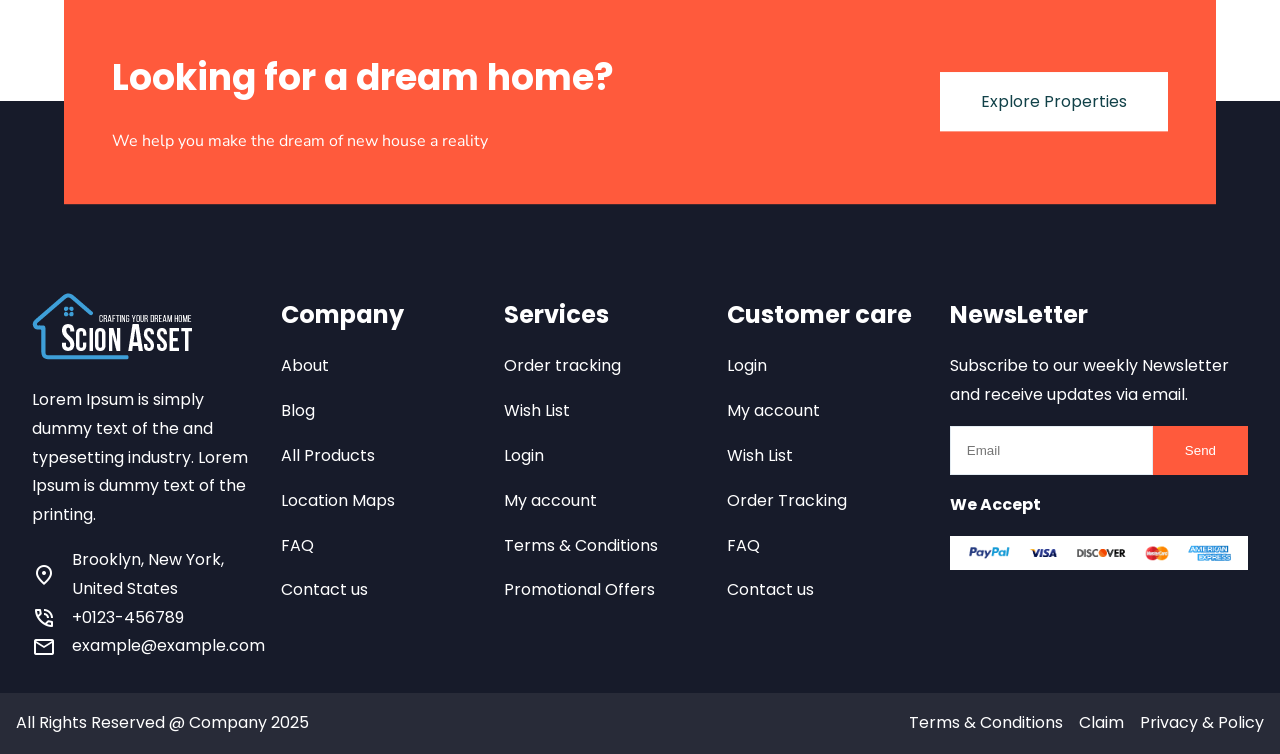
<file: about-us/about.html>
<!DOCTYPE html>
<html lang="en">

<head>
    <meta charset="UTF-8">
    <meta name="viewport" content="width=\, initial-scale=1.0">
    <title>About us</title>
    <!-- google fonts  -->
    <link
        href="https://fonts.googleapis.com/css2?family=Poppins:ital,wght@0,100;0,200;0,300;0,400;0,500;0,600;0,700;0,800;0,900;1,100;1,200;1,300;1,400;1,500;1,600;1,700;1,800;1,900&family=Rubik:ital,wght@0,300..900;1,300..900&display=swap"
        rel="stylesheet">
    <link
        href="https://fonts.googleapis.com/css2?family=Nunito+Sans:ital,opsz,wght@0,6..12,200..1000;1,6..12,200..1000&family=Poppins:ital,wght@0,100;0,200;0,300;0,400;0,500;0,600;0,700;0,800;0,900;1,100;1,200;1,300;1,400;1,500;1,600;1,700;1,800;1,900&family=Rubik:ital,wght@0,300..900;1,300..900&display=swap"
        rel="stylesheet">
    <!-- google icons cdn -->

    <link rel="stylesheet" href="https://fonts.googleapis.com/icon?family=Material+Icons">
    <link href="https://fonts.googleapis.com/css2?family=Material+Symbols+Outlined" rel="stylesheet">

    <link rel="stylesheet" href="./about.css">
    <link rel="stylesheet" href="../styles/grid.css">
    <link rel="stylesheet" href="../styles/main.css">
</head>

<body>
    <!-- header starts here  -->
    <header>
        <nav class="container flex justify-between align-center text-light">
            <figure>
                <img src="../assets/logo-header.png" alt="logo">
            </figure>
            <div class="hamburger">
                <span class="material-symbols-outlined">
                    menu
                </span>
            </div>
            <!-- nav items  -->
            <ul class="nav">
                <li>
                    <a href="../index.html">Home</a>
                </li>
                <li>
                    <a href="./about.html">About</a>
                </li>
                <li>
                    <a href="#">Project</a>
                </li>
                <li>
                    <a href="#">Gallary</a>
                </li>
                <li>
                    <a href="../contact/contact.html">Contact</a>
                </li>
                <!-- <li>
                    <a href="../shopDetails/details.html">Details</a>
                </li> -->
            </ul>
        </nav>
    </header>
    <!-- header ends here  -->
    <!-- page title  -->
    <div class="bg-dark">
        <div class="container page-title">
            <h3 class="title">About Us</h3>
            <p><span class="material-symbols-outlined primary-color">
                    home
                </span> <a href="#">Home</a> <span class="material-symbols-outlined">
                    chevron_right
                </span> <span>About Us</span></p>
        </div>
    </div>
    <!-- page title ends -->
    <!-- about-us section starts -->
    <section class="container text-light p-4">
        <div class="large-2 align-center gap-2">
            <!-- image div  -->
            <div class="image-responsive relative">
                <img class="image-responsive" src="../assets/about-us-1.png" alt="image">
                <div class="video-image">
                    <div class="image-responsive relative">
                        <img class="image-responsive" src="../assets/about-us-2.png" alt="image">
                        <!-- play btn  -->
                        <button class="btn-circle btn-center-align">
                            <span class="material-symbols-outlined">
                                play_arrow
                            </span>
                        </button>
                    </div>
                </div>
            </div>
            <!-- wrapper div for content  -->
            <div>
                <!-- section header div starts -->
                <div>
                    <h5 class="sub-title">
                        About Us
                    </h5>
                    <h3 class="title text-dark">
                        The Leading Real Estate Rental Marketplace.
                    </h3>
                </div>
                <!-- section header div ends -->
                <p class="text-light mb-1">Over 39,000 people work for us in more than 70 countries
                    all over the
                    This breadth of global
                    coverage, combined with specialist services
                </p>
                <!-- icon + title container  -->
                <div class="all-2 align-center">
                    <div class="flex align-center mb-1">
                        <span class="material-symbols-outlined about-icons">
                            home
                        </span>
                        <p>Smart Home Design</p>
                    </div>
                    <div class="flex align-center">
                        <span class="material-symbols-outlined about-icons">
                            landscape_2
                        </span>
                        <p>Beautiful Scene Around</p>
                    </div>
                    <div class="flex align-center mb-1">
                        <span class="material-symbols-outlined about-icons">
                            heart_plus
                        </span>
                        <p>Exceptional Lifestyle</p>
                    </div>
                    <div class="flex align-center">
                        <span class="material-symbols-outlined about-icons">
                            encrypted_add
                        </span>
                        <p>Complete 24/7 Security</p>
                    </div>
                </div>
                <!-- icon + title container ends  -->
                <p class="about-quote ">
                    "Enimad minim veniam quis nostrud exercitation
                    llamco laboris. Lorem ipsum dolor sit amet"
                </p>
                <button class="btn btn-primary">OUR SERVICES</button>
            </div>
        </div>
    </section>
    <!-- about-us section ends -->

    <!-- stats section starts -->
    <div>
        <div class="large-2">
            <!-- image container  -->
            <div class="image-container">
                <img src="../assets/about-4.jpg" alt="">
            </div>

            <div class="bg-dark statistics text-light py-2">
                <div class="small-2 larger-4 gap-1 stats-content">
                    <!-- individual stats component  -->
                    <div class="flex-col justify-center align-center text-center">
                        <span class="material-symbols-outlined statistics-icons">
                            crop_square
                        </span>
                        <h3 class="title text-dark">560+</h3>
                        <p class="font-bold">Total Area Sq</p>
                    </div>
                    <div class="flex-col justify-center align-center text-center">
                        <span class="material-symbols-outlined statistics-icons">
                            apartment
                        </span>
                        <h3 class="title text-dark">197K+</h3>
                        <p class=" font-bold">Apartments Sold</p>
                    </div>
                    <div class="flex-col justify-center align-center text-center">
                        <span class="material-symbols-outlined statistics-icons">
                            precision_manufacturing
                        </span>
                        <h3 class="title text-dark">268+</h3>
                        <p class=" font-bold">Total Constructions</p>
                    </div>
                    <div class="flex-col justify-center align-center text-center">
                        <span class="material-symbols-outlined statistics-icons">
                            chair
                        </span>
                        <h3 class="title text-dark">340+</h3>
                        <p class=" font-bold">Apartio Rooms</p>
                    </div>
                </div>
            </div>
        </div>
    </div>
    <!-- stats section ends -->


    <!-- call to action section  -->
    <div class="cta-wrapper">
        <div class="call-to-action">
            <div class="cta flex align-center flex items-center justify-between">
                <div class="">
                    <h3 class="title mb-1">Looking for a dream home?</h3>
                    <p class="">
                        We help you make the dream of new house a reality
                    </p>
                </div>
                <button class="btn cta-btn">Explore Properties</button>
            </div>
        </div>
    </div>

    <!-- footer starts here  -->
    <footer>
        <div class="small-2 medium-2 larger-5 wrapper gap-1">
            <!-- contact info -->
            <div>
                <img class="mb-1" src="../assets/footer-logo.png" alt="logo">
                <p class="mb-1">Lorem Ipsum is simply dummy text of the and typesetting industry. Lorem Ipsum is
                    dummy
                    text of the
                    printing.</p>
                <div class="flex align-center gap-1">
                    <span class="material-symbols-outlined">
                        location_on
                    </span>
                    <p>Brooklyn, New York, United States</p>
                </div>
                <div class="flex align-center gap-1">
                    <span class="material-symbols-outlined">
                        phone_in_talk
                    </span>
                    <p>+0123-456789</p>
                </div>
                <div class="flex align-center gap-1">
                    <span class="material-symbols-outlined">
                        mail
                    </span> example@example.com
                </div>
            </div>
            <!-- contact info ends  -->

            <!-- company with links -->
            <div class="mb-2">
                <h4 class="heading-4 mb-1">Company</h4>
                <ul class="footer-links">
                    <li><a href="#">About</a></li>
                    <li><a href="#">Blog</a></li>
                    <li><a href="#">All Products</a></li>
                    <li><a href="#">Location Maps</a></li>
                    <li><a href="#">FAQ</a></li>
                    <li><a href="#">Contact us</a></li>
                </ul>
            </div>
            <div class="mb-2">
                <h4 class="heading-4 mb-1">Services</h4>
                <ul class="footer-links">
                    <li><a href="#">Order tracking</a></li>
                    <li><a href="#">Wish List</a></li>
                    <li><a href="#">Login</a></li>
                    <li><a href="#">My account</a></li>
                    <li><a href="#">Terms & Conditions</a></li>
                    <li><a href="#">Promotional Offers</a></li>
                </ul>
            </div>
            <div class="mb-2">
                <h4 class="heading-4 mb-1">Customer care</h4>
                <ul class="footer-links">
                    <li><a href="#">Login</a></li>
                    <li><a href="#">My account</a></li>
                    <li><a href="#">Wish List</a></li>
                    <li><a href="#">Order Tracking</a></li>
                    <li><a href="#">FAQ</a></li>
                    <li><a href="#">Contact us</a></li>
                </ul>
            </div>
            <div class="mb-2">
                <div class="newsletter mb-1">
                    <h4 class="heading-4">NewsLetter</h4>
                    <p class="my-1">Subscribe to our weekly Newsletter and receive updates via email.</p>
                    <div class="flex items-center">
                        <input type="text" placeholder="Email">
                        <button class="footer-btn">Send</button>
                    </div>
                </div>
                <div>
                    <h4 class="mb-1">We Accept</h4>
                    <img class="image-responsive" src="../assets/payment-4.png" alt="payment image">
                </div>
            </div>
        </div>

        <div class="footer-bottom body-font-family">
            <p>All Rights Reserved @ Company 2025</p>
            <ul>
                <li>
                    <a href="#">Terms & Conditions</a>
                </li>
                <li>
                    <a href="#">Claim</a>
                </li>
                <li>
                    <a href="#">Privacy & Policy</a>
                </li>
            </ul>
        </div>
    </footer>
    <!-- footer ends here  -->


</body>

</html>
</file>
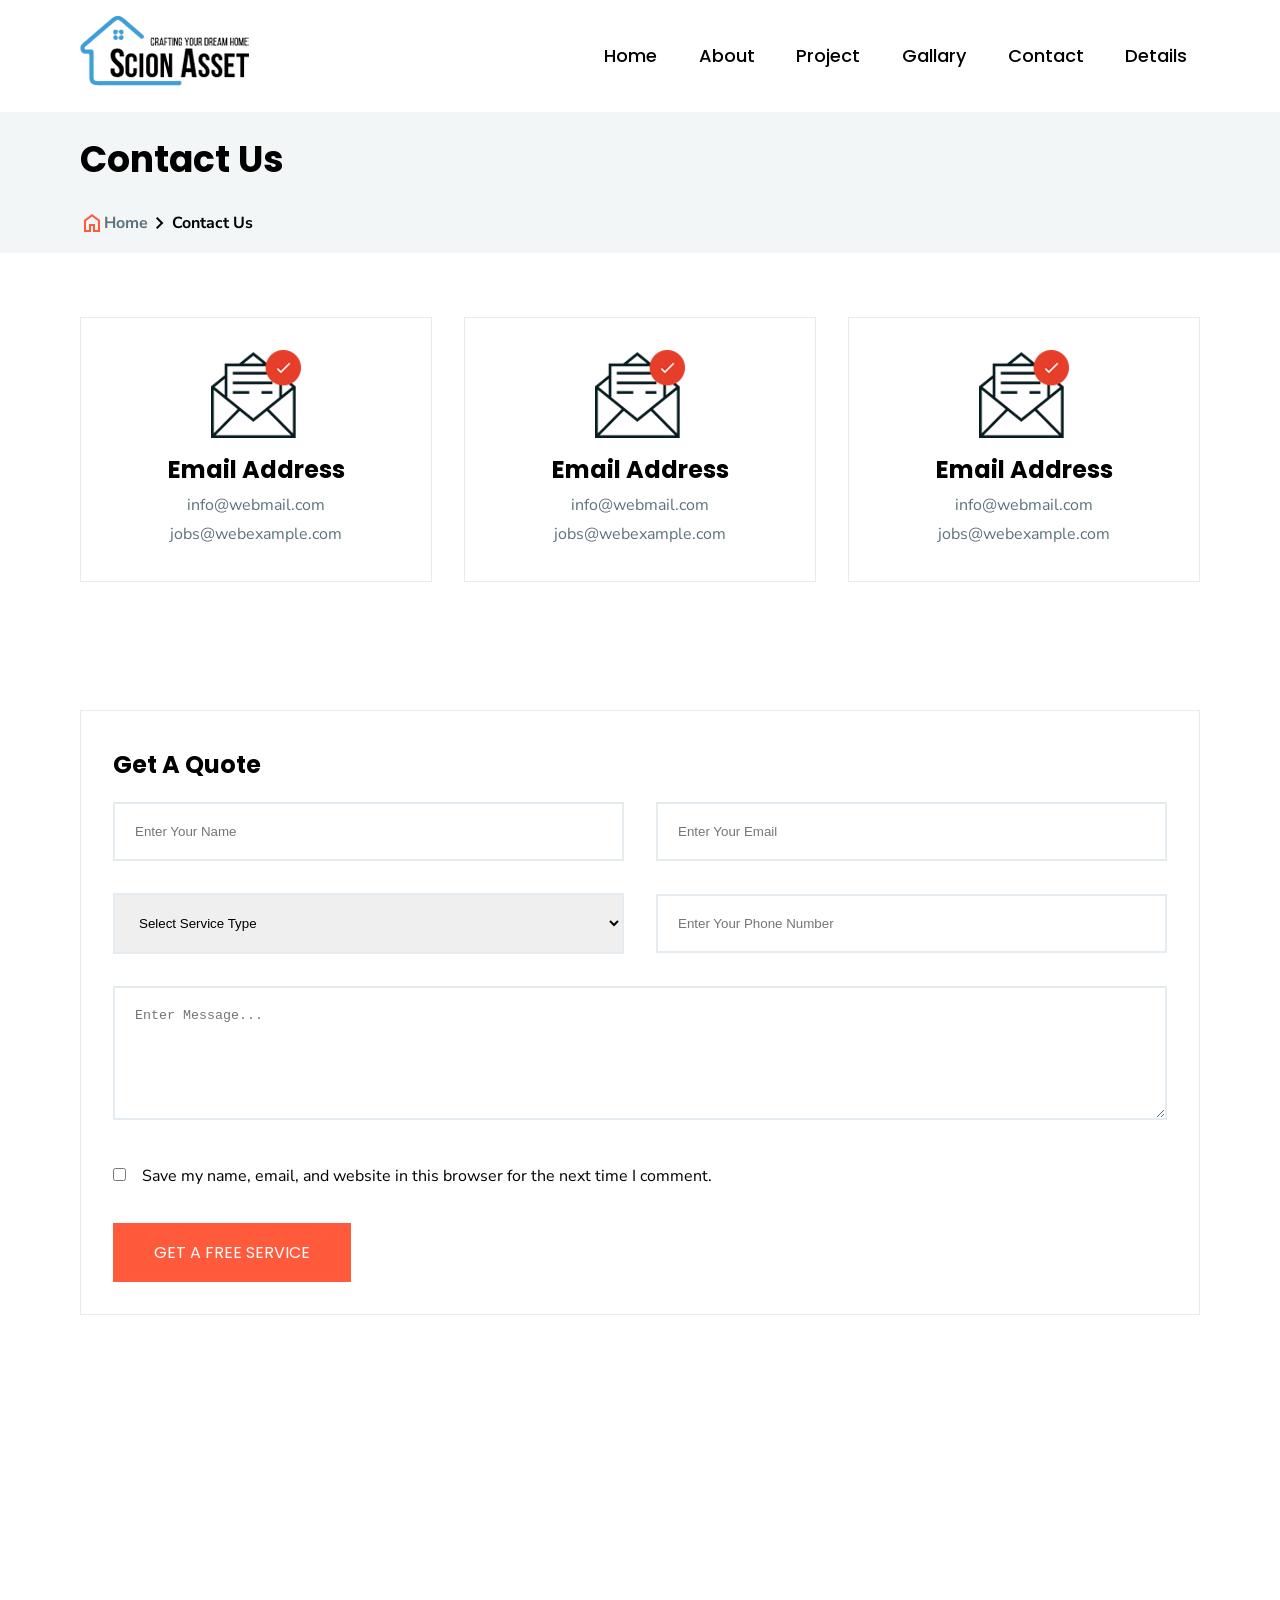
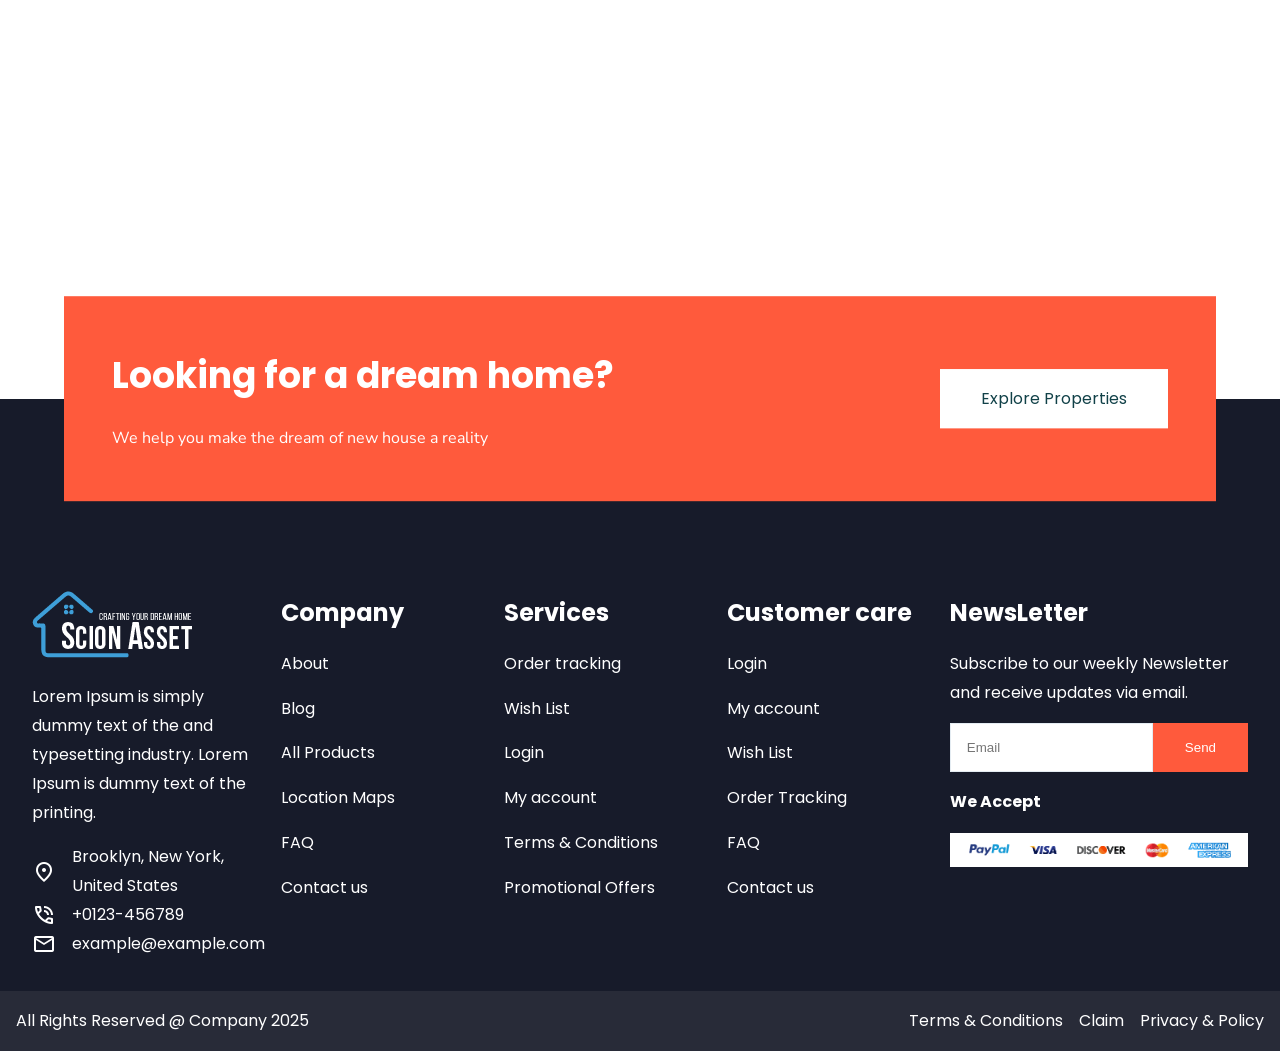
<file: contact/contact.html>
<!DOCTYPE html>
<html lang="en">

<head>
    <meta charset="UTF-8">
    <meta name="viewport" content="width=device-width, initial-scale=1.0">
    <title>Contact Page</title>
    <!-- google fonts  -->
    <link
        href="https://fonts.googleapis.com/css2?family=Poppins:ital,wght@0,100;0,200;0,300;0,400;0,500;0,600;0,700;0,800;0,900;1,100;1,200;1,300;1,400;1,500;1,600;1,700;1,800;1,900&family=Rubik:ital,wght@0,300..900;1,300..900&display=swap"
        rel="stylesheet">
    <link
        href="https://fonts.googleapis.com/css2?family=Nunito+Sans:ital,opsz,wght@0,6..12,200..1000;1,6..12,200..1000&family=Poppins:ital,wght@0,100;0,200;0,300;0,400;0,500;0,600;0,700;0,800;0,900;1,100;1,200;1,300;1,400;1,500;1,600;1,700;1,800;1,900&family=Rubik:ital,wght@0,300..900;1,300..900&display=swap"
        rel="stylesheet">
    <!-- google icons cdn -->

    <link rel="stylesheet" href="https://fonts.googleapis.com/icon?family=Material+Icons">
    <link href="https://fonts.googleapis.com/css2?family=Material+Symbols+Outlined" rel="stylesheet">


    <link rel="stylesheet" href="../styles/grid.css">
    <link rel="stylesheet" href="./../styles/main.css">
    <link rel="stylesheet" href="./contact.css">
</head>

<body>
    <!-- header section starts -->
    <header>
        <nav class="container flex justify-between align-center">
            <figure>
                <img src="../assets/logo-header.png" alt="logo">
            </figure>
            <div class="hamburger">
                <span class="material-symbols-outlined">
                    menu
                </span>
            </div>
            <!-- nav items  -->
            <ul class="nav">
                <li>
                    <a href="./../index.html">Home</a>
                </li>
                <li>
                    <a href="./../about-us/about.html">About</a>
                </li>
                <li>
                    <a href="#">Project</a>
                </li>
                <li>
                    <a href="#">Gallary</a>
                </li>
                <li>
                    <a href="../contact/contact.html">Contact</a>
                </li>
                <li>
                    <a href="../shopDetails/details.html">Details</a>
                </li>
            </ul>
        </nav>
    </header>
    <!-- header section ends -->
    <!-- page title  -->
    <div class="bg-dark">
        <div class="container page-title">
            <h3 class="title">Contact Us</h3>
            <p><span class="material-symbols-outlined primary-color">
                    home
                </span> <a href="#">Home</a> <span class="material-symbols-outlined">
                    chevron_right
                </span> <span>Contact Us</span></p>
        </div>
    </div>
    <!-- page title ends -->

    <!-- contact address section  -->
    <div class="container p-4">
        <div class="medium-2 large-3 gap-2">
            <div class="address-item">
                <img src="../assets/envelop.png" alt="envelop">
                <h4 class="heading-4">Email Address</h4>
                <p>info@webmail.com</p>
                <p>jobs@webexample.com</p>
            </div>
            <div class="address-item">
                <img src="../assets/envelop.png" alt="envelop">
                <h4 class="heading-4">Email Address</h4>
                <p>info@webmail.com</p>
                <p>jobs@webexample.com</p>
            </div>
            <div class="address-item">
                <img src="../assets/envelop.png" alt="envelop">
                <h4 class="heading-4">Email Address</h4>
                <p>info@webmail.com</p>
                <p>jobs@webexample.com</p>
            </div>
        </div>
    </div>
    <!-- contact address section  -->

    <!-- form with map section  -->
    <div class="contact-form-map mb-2">
        <section class="container p-4">
            <div class="contact-form">
                <h4 class="heading-4 mb-1">Get A Quote</h4>
                <form>
                    <div class="medium-2 align-center gap-2">
                        <div>
                            <label for="name"></label>
                            <input id="name" type="text" placeholder="Enter Your Name">
                        </div>
                        <div>
                            <label for="email"></label>
                            <input id="email" type="email" placeholder="Enter Your Email">
                        </div>
                        <div>
                            <label for="select-services"></label>
                            <select id="select-services">
                                <option value="Select Service Type" selected disabled>Select Service Type</option>
                                <option value="Property Management">Property Management</option>
                                <option value="Mortgage Service">Mortgage Service</option>
                                <option value="Consulting Service">Consulting Service</option>
                            </select>
                        </div>
                        <div>
                            <label for="phone"></label>
                            <input type="tel" id="phone" placeholder="Enter Your Phone Number">
                        </div>
                    </div>
                    <div class="my-2">
                        <label for="message"></label>
                        <textarea rows="6" id="message" placeholder="Enter Message..."></textarea>
                    </div>
                    <div class="flex gap-1">
                        <div>
                            <label for="checkbox"></label>
                            <input type="checkbox" id="checkbox"> 
                        </div>
                        <p> Save my name, email, and website in this browser for the next time I comment.
                        </p>
                    </div>
                    <button class="btn btn-primary mt-2">GET A FREE SERVICE</button>
                </form>
            </div>
        </section>
        <div class="map">
            <iframe src="https://www.google.com/maps/embed?pb
                =!1m18!1m12!1m3!1d4291.745453141256!2d
                77.39914006293347!3d28.504393188935435!
                2m3!1f0!2f0!3f0!3m2!1i1024!2i768!4f13.1
                !3m3!1m2!1s0x390ce626851f7009%3A0x62118
                5133cfd1ad1!2sGeeksforGeeks%20%7C%20
                Coding%20Classes%20%7C%20Noida!5e0!3m2!1
                sen!2sin!4v1725395799894!5m2!1sen!2sin" width="600" height="450" style="border: 0; width: 100%;"
                allowfullscreen="" loading="lazy" referrerpolicy="no-referrer-when-downgrade">
            </iframe>
        </div>
    </div>
    <!-- form with map section  -->

    <!-- call to action section  -->
    <div class="cta-wrapper">
        <div class="call-to-action">
            <div class="cta flex align-center flex items-center justify-between">
                <div class="">
                    <h3 class="title mb-1">Looking for a dream home?</h3>
                    <p class="">
                        We help you make the dream of new house a reality
                    </p>
                </div>
                <button class="btn cta-btn">Explore Properties</button>
            </div>
        </div>
    </div>

    <!-- footer starts here  -->
    <footer>
        <div class="small-2 medium-2 larger-5 wrapper gap-1">
            <!-- contact info -->
            <div>
                <img class="mb-1" src="../assets/footer-logo.png" alt="logo">
                <p class="mb-1">Lorem Ipsum is simply dummy text of the and typesetting industry. Lorem Ipsum is
                    dummy
                    text of the
                    printing.</p>
                <div class="flex align-center gap-1">
                    <span class="material-symbols-outlined">
                        location_on
                    </span>
                    <p>Brooklyn, New York, United States</p>
                </div>
                <div class="flex align-center gap-1">
                    <span class="material-symbols-outlined">
                        phone_in_talk
                    </span>
                    <p>+0123-456789</p>
                </div>
                <div class="flex align-center gap-1">
                    <span class="material-symbols-outlined">
                        mail
                    </span> example@example.com
                </div>
            </div>
            <!-- contact info ends  -->

            <!-- company with links -->
            <div class="mb-2">
                <h4 class="heading-4 mb-1">Company</h4>
                <ul class="footer-links">
                    <li><a href="#">About</a></li>
                    <li><a href="#">Blog</a></li>
                    <li><a href="#">All Products</a></li>
                    <li><a href="#">Location Maps</a></li>
                    <li><a href="#">FAQ</a></li>
                    <li><a href="#">Contact us</a></li>
                </ul>
            </div>
            <div class="mb-2">
                <h4 class="heading-4 mb-1">Services</h4>
                <ul class="footer-links">
                    <li><a href="#">Order tracking</a></li>
                    <li><a href="#">Wish List</a></li>
                    <li><a href="#">Login</a></li>
                    <li><a href="#">My account</a></li>
                    <li><a href="#">Terms & Conditions</a></li>
                    <li><a href="#">Promotional Offers</a></li>
                </ul>
            </div>
            <div class="mb-2">
                <h4 class="heading-4 mb-1">Customer care</h4>
                <ul class="footer-links">
                    <li><a href="#">Login</a></li>
                    <li><a href="#">My account</a></li>
                    <li><a href="#">Wish List</a></li>
                    <li><a href="#">Order Tracking</a></li>
                    <li><a href="#">FAQ</a></li>
                    <li><a href="#">Contact us</a></li>
                </ul>
            </div>
            <div class="mb-2">
                <div class="newsletter mb-1">
                    <h4 class="heading-4">NewsLetter</h4>
                    <p class="my-1">Subscribe to our weekly Newsletter and receive updates via email.</p>
                    <div class="flex items-center">
                        <input type="text" placeholder="Email">
                        <button class="footer-btn">Send</button>
                    </div>
                </div>
                <div>
                    <h4 class="mb-1">We Accept</h4>
                    <img class="image-responsive" src="../assets/payment-4.png" alt="payment image">
                </div>
            </div>
        </div>

        <div class="footer-bottom body-font-family">
            <p>All Rights Reserved @ Company 2025</p>
            <ul>
                <li>
                    <a href="#">Terms & Conditions</a>
                </li>
                <li>
                    <a href="#">Claim</a>
                </li>
                <li>
                    <a href="#">Privacy & Policy</a>
                </li>
            </ul>
        </div>
    </footer>
    <!-- footer ends here  -->
</body>

</html>
</file>
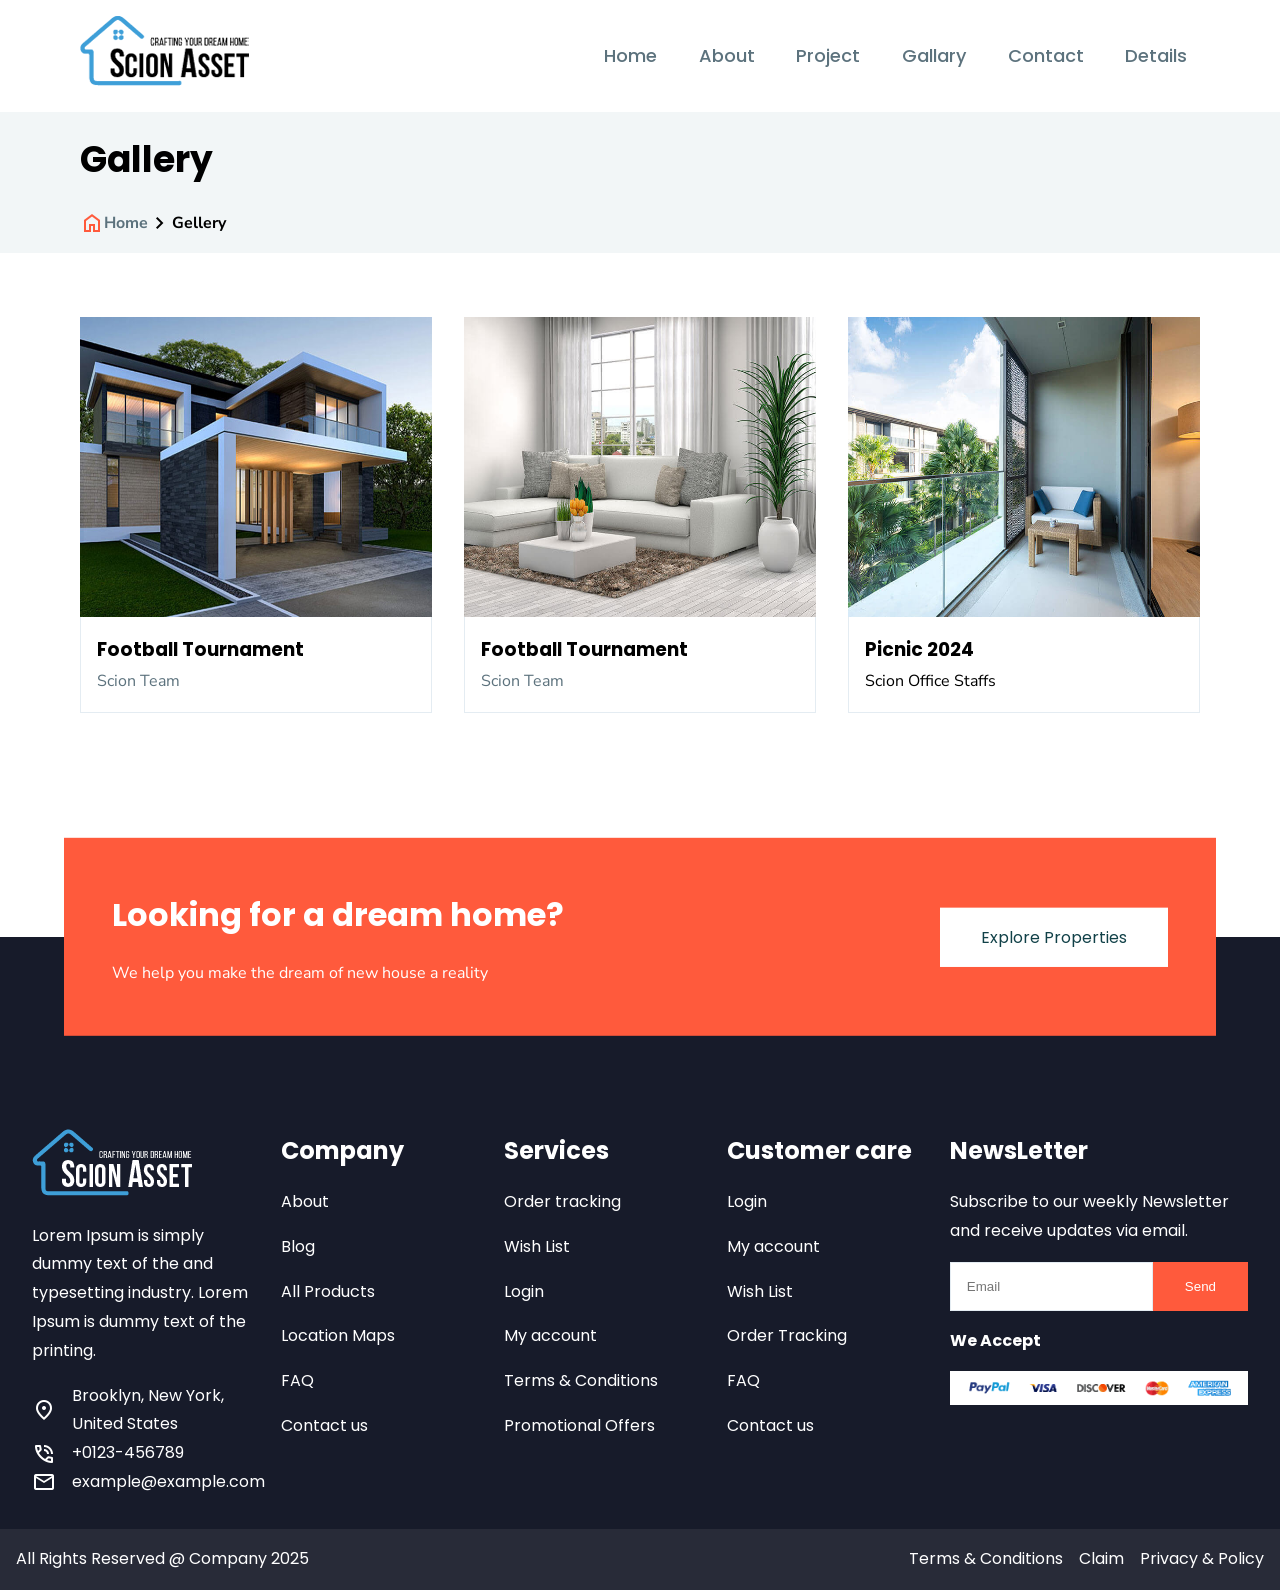
<file: gallery/gallery.html>
<!DOCTYPE html>
<html lang="en">

<head>
    <meta charset="UTF-8">
    <meta name="viewport" content="width=device-width, initial-scale=1.0">
    <title>Gallery</title>
    <!-- google fonts  -->
    <link
        href="https://fonts.googleapis.com/css2?family=Poppins:ital,wght@0,100;0,200;0,300;0,400;0,500;0,600;0,700;0,800;0,900;1,100;1,200;1,300;1,400;1,500;1,600;1,700;1,800;1,900&family=Rubik:ital,wght@0,300..900;1,300..900&display=swap"
        rel="stylesheet">
    <link
        href="https://fonts.googleapis.com/css2?family=Nunito+Sans:ital,opsz,wght@0,6..12,200..1000;1,6..12,200..1000&family=Poppins:ital,wght@0,100;0,200;0,300;0,400;0,500;0,600;0,700;0,800;0,900;1,100;1,200;1,300;1,400;1,500;1,600;1,700;1,800;1,900&family=Rubik:ital,wght@0,300..900;1,300..900&display=swap"
        rel="stylesheet">

    <!-- google icons cdn -->
    <link rel="stylesheet" href="https://fonts.googleapis.com/icon?family=Material+Icons">
    <link href="https://fonts.googleapis.com/css2?family=Material+Symbols+Outlined" rel="stylesheet">
    <!-- swiper js  -->
    <link rel="stylesheet" href="https://cdn.jsdelivr.net/npm/swiper@11/swiper-bundle.min.css" />

    <!-- styles -->
    <link rel="stylesheet" href="../styles/grid.css">
    <link rel="stylesheet" href="../styles/main.css">
    <link rel="stylesheet" href="./gallary.css">
</head>

<body>
    <!-- header section starts -->
    <header>
        <nav class="container flex justify-between align-center text-light">
            <figure>
                <img src="../assets/logo-header.png" alt="logo">
            </figure>
            <div class="hamburger">
                <span class="material-symbols-outlined">
                    menu
                </span>
            </div>
            <!-- nav items  -->
            <ul class="nav">
                <li>
                    <a href="./../index.html">Home</a>
                </li>
                <li>
                    <a href="../about-us/about.html">About</a>
                </li>
                <li>
                    <a href="#">Project</a>
                </li>
                <li>
                    <a href="./gallery.html">Gallary</a>
                </li>
                <li>
                    <a href="../contact/contact.html">Contact</a>
                </li>
                <li>
                    <a href="../shopDetails/details.html">Details</a>
                </li>
            </ul>
        </nav>
    </header>
    <!-- header section ends -->

    <!-- page title  -->
    <div class="bg-dark">
        <div class="container page-title">
            <h3 class="title">Gallery</h3>
            <p>
                <span class="material-symbols-outlined primary-color">
                    home
                </span> <a href="#">Home</a> <span class="material-symbols-outlined">
                    chevron_right
                </span> <span>Gellery</span>
            </p>
        </div>
    </div>

    <section id="gallery" class="container p-4">
        <div class="medium-2 large-3 gap-2">
            <div class="gallery-card">
                <div class="image-container">
                    <img class="image-responsive" src="./../assets/about-3.jpg" alt="">
                    <div class="gradient-overlay">
                        <button class="btn-search">
                            <span class="material-symbols-outlined">
                                search
                            </span>
                        </button>
                    </div>
                </div>
                <div class="card-content">
                    <h3>Football Tournament</h3>
                    <p class="text-light">Scion Team</p>
                </div>
            </div>
            <div class="gallery-card">
                <div class="image-container">
                    <img class="image-responsive" src="./../assets/about-5.jpg" alt="">
                    <div class="gradient-overlay">
                        <button class="btn-search">
                            <span class="material-symbols-outlined">
                                search
                            </span>
                        </button>
                    </div>
                </div>
                <div class="card-content">
                    <h3>Football Tournament</h3>
                    <p class="text-light">Scion Team</p>
                </div>
            </div>
            <div class="gallery-card">
                <div class="image-container">
                    <img class="image-responsive" src="./../assets/about-4.jpg" alt="">
                    <div class="gradient-overlay">
                        <button class="btn-search">
                            <span class="material-symbols-outlined">
                                search
                            </span>
                        </button>
                    </div>
                </div>
                <div class="card-content">
                    <h3>Picnic 2024</h3>
                    <p>Scion Office Staffs</p>
                </div>
            </div>
        </div>
    </section>


    <!-- page title ends -->
    <div class="cta-wrapper">
        <div class="call-to-action">
            <div class="cta flex align-center flex items-center justify-between">
                <div class="">
                    <h1 class="section-title mb-1">Looking for a dream home?</h1>
                    <p class="">
                        We help you make the dream of new house a reality
                    </p>
                </div>
                <button class="btn cta-btn">Explore Properties</button>
            </div>
        </div>
    </div>
    <!-- footer starts here  -->
    <footer>
        <div class="small-2 medium-2 larger-5 wrapper gap-1">
            <!-- contact info -->
            <div>
                <img class="mb-1" src="../assets/footer-logo.png" alt="logo">
                <p class="mb-1">Lorem Ipsum is simply dummy text of the and typesetting industry. Lorem Ipsum is
                    dummy
                    text of the
                    printing.</p>
                <div class="flex align-center gap-1">
                    <span class="material-symbols-outlined">
                        location_on
                    </span>
                    <p>Brooklyn, New York, United States</p>
                </div>
                <div class="flex align-center gap-1">
                    <span class="material-symbols-outlined">
                        phone_in_talk
                    </span>
                    <p>+0123-456789</p>
                </div>
                <div class="flex align-center gap-1">
                    <span class="material-symbols-outlined">
                        mail
                    </span> example@example.com
                </div>
            </div>
            <!-- contact info ends  -->

            <!-- company with links -->
            <div class="mb-2">
                <h4 class="heading-4 mb-1">Company</h4>
                <ul class="footer-links">
                    <li><a href="#">About</a></li>
                    <li><a href="#">Blog</a></li>
                    <li><a href="#">All Products</a></li>
                    <li><a href="#">Location Maps</a></li>
                    <li><a href="#">FAQ</a></li>
                    <li><a href="#">Contact us</a></li>
                </ul>
            </div>
            <div class="mb-2">
                <h4 class="heading-4 mb-1">Services</h4>
                <ul class="footer-links">
                    <li><a href="#">Order tracking</a></li>
                    <li><a href="#">Wish List</a></li>
                    <li><a href="#">Login</a></li>
                    <li><a href="#">My account</a></li>
                    <li><a href="#">Terms & Conditions</a></li>
                    <li><a href="#">Promotional Offers</a></li>
                </ul>
            </div>
            <div class="mb-2">
                <h4 class="heading-4 mb-1">Customer care</h4>
                <ul class="footer-links">
                    <li><a href="#">Login</a></li>
                    <li><a href="#">My account</a></li>
                    <li><a href="#">Wish List</a></li>
                    <li><a href="#">Order Tracking</a></li>
                    <li><a href="#">FAQ</a></li>
                    <li><a href="#">Contact us</a></li>
                </ul>
            </div>
            <div class="mb-2">
                <div class="newsletter mb-1">
                    <h4 class="heading-4">NewsLetter</h4>
                    <p class="my-1">Subscribe to our weekly Newsletter and receive updates via email.</p>
                    <div class="flex items-center">
                        <input type="text" placeholder="Email">
                        <button class="footer-btn">Send</button>
                    </div>
                </div>
                <div>
                    <h4 class="mb-1">We Accept</h4>
                    <img class="image-responsive" src="../assets/payment-4.png" alt="payment image">
                </div>
            </div>
        </div>

        <div class="footer-bottom body-font-family">
            <p>All Rights Reserved @ Company 2025</p>
            <ul>
                <li>
                    <a href="#">Terms & Conditions</a>
                </li>
                <li>
                    <a href="#">Claim</a>
                </li>
                <li>
                    <a href="#">Privacy & Policy</a>
                </li>
            </ul>
        </div>
    </footer>
    <!-- footer ends here  -->
     
</body>

</html>
</file>
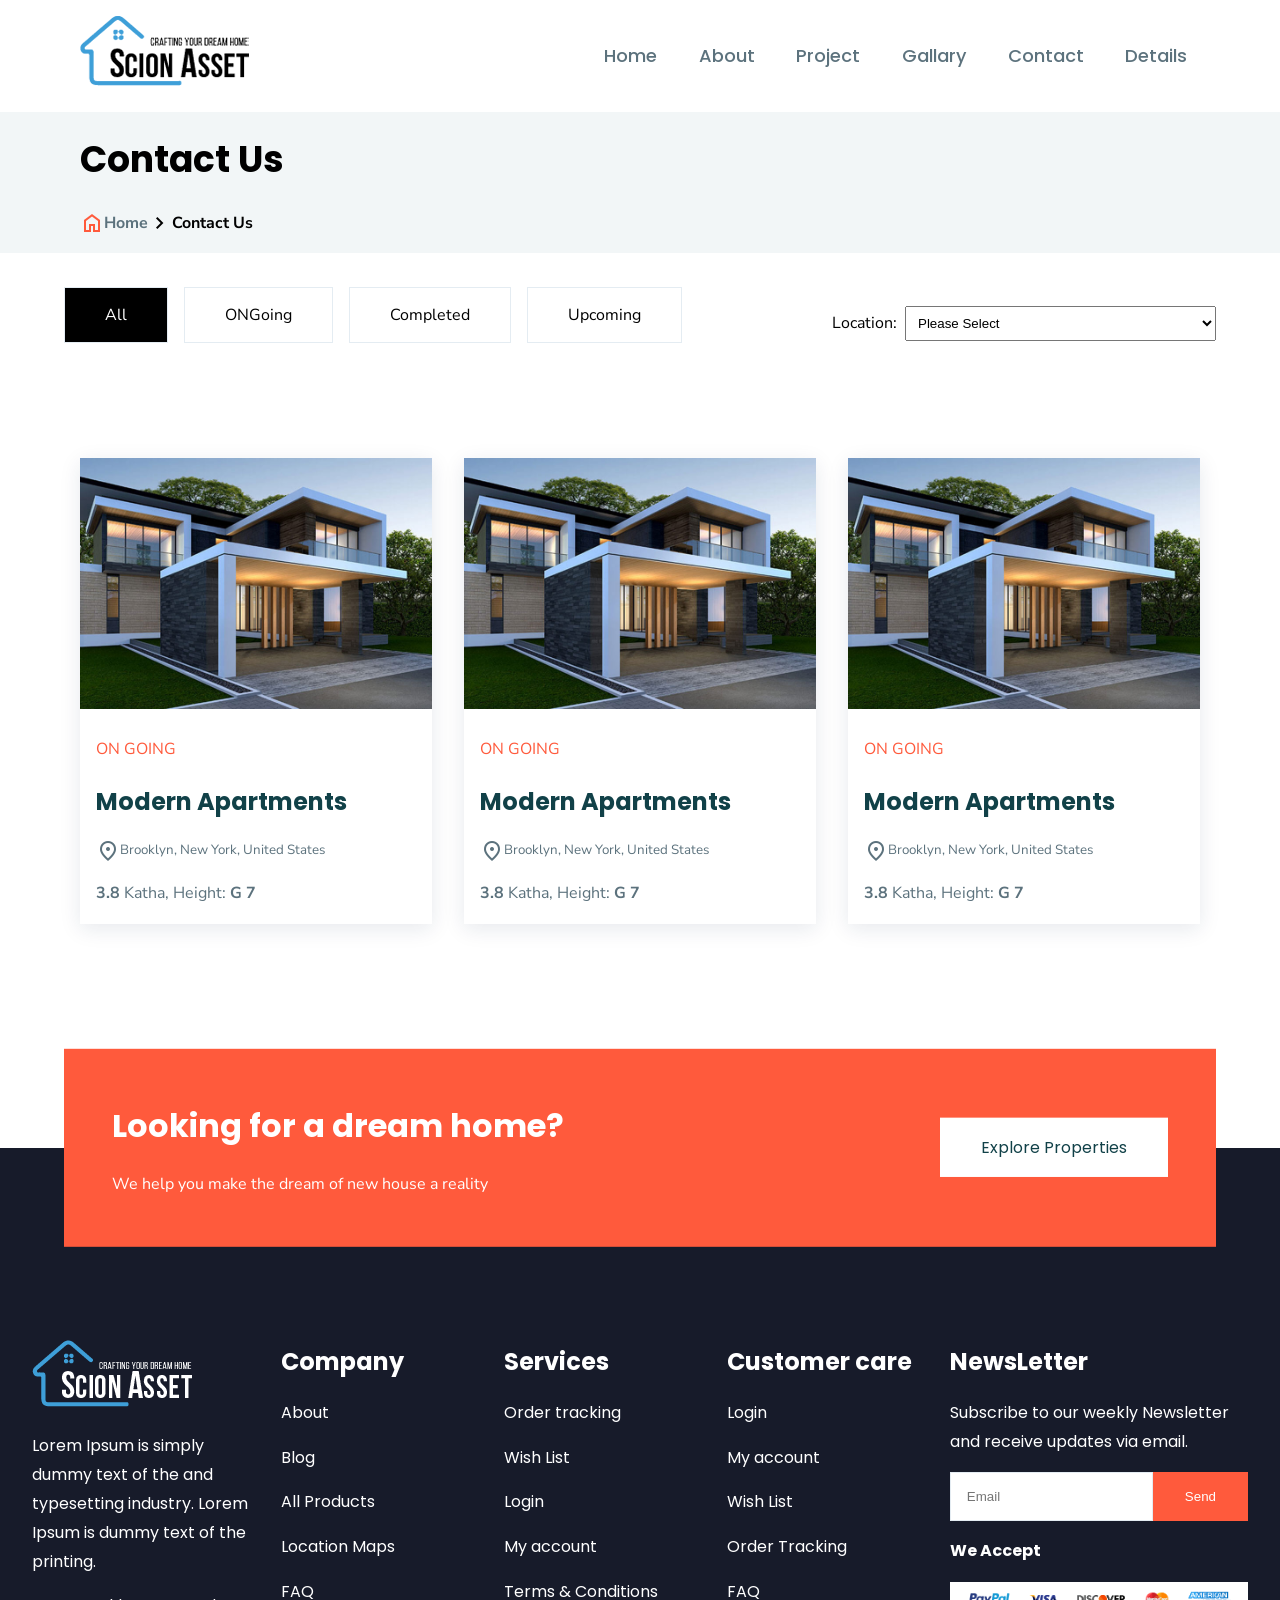
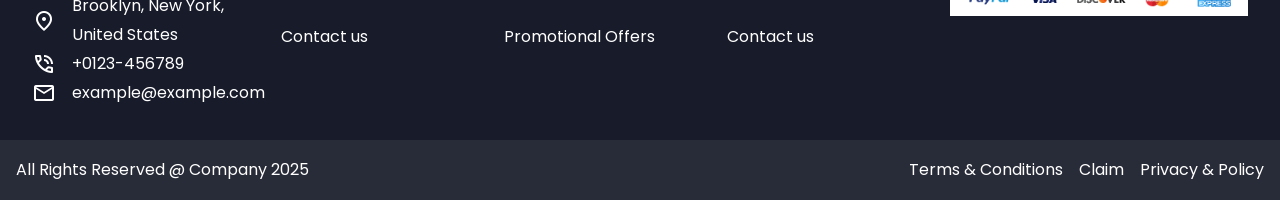
<file: projects/projects.html>
<!DOCTYPE html>
<html lang="en">

<head>
    <meta charset="UTF-8">
    <meta name="viewport" content="width=device-width, initial-scale=1.0">
    <title>Projets</title>
    <!-- google fonts  -->
    <link
        href="https://fonts.googleapis.com/css2?family=Poppins:ital,wght@0,100;0,200;0,300;0,400;0,500;0,600;0,700;0,800;0,900;1,100;1,200;1,300;1,400;1,500;1,600;1,700;1,800;1,900&family=Rubik:ital,wght@0,300..900;1,300..900&display=swap"
        rel="stylesheet">
    <link
        href="https://fonts.googleapis.com/css2?family=Nunito+Sans:ital,opsz,wght@0,6..12,200..1000;1,6..12,200..1000&family=Poppins:ital,wght@0,100;0,200;0,300;0,400;0,500;0,600;0,700;0,800;0,900;1,100;1,200;1,300;1,400;1,500;1,600;1,700;1,800;1,900&family=Rubik:ital,wght@0,300..900;1,300..900&display=swap"
        rel="stylesheet">

    <!-- google icons cdn -->
    <link rel="stylesheet" href="https://fonts.googleapis.com/icon?family=Material+Icons">
    <link href="https://fonts.googleapis.com/css2?family=Material+Symbols+Outlined" rel="stylesheet">
    <!-- swiper js  -->
    <link rel="stylesheet" href="https://cdn.jsdelivr.net/npm/swiper@11/swiper-bundle.min.css" />

    <!-- styles -->
    <link rel="stylesheet" href="../styles/grid.css">
    <link rel="stylesheet" href="../styles/main.css">
    <link rel="stylesheet" href="./projects.css">
</head>

<body>
    <!-- header section starts -->
    <header>
        <nav class="container flex justify-between align-center text-light">
            <figure>
                <img src="../assets/logo-header.png" alt="logo">
            </figure>
            <div class="hamburger">
                <span class="material-symbols-outlined">
                    menu
                </span>
            </div>
            <!-- nav items  -->
            <ul class="nav">
                <li>
                    <a href="./../index.html">Home</a>
                </li>
                <li>
                    <a href="../about-us/about.html">About</a>
                </li>
                <li>
                    <a href="#">Project</a>
                </li>
                <li>
                    <a href="./gallery.html">Gallary</a>
                </li>
                <li>
                    <a href="../contact/contact.html">Contact</a>
                </li>
                <li>
                    <a href="../shopDetails/details.html">Details</a>
                </li>
            </ul>
        </nav>
    </header>
    <!-- header section ends -->
    <!-- page title  -->
    <div class="bg-dark">
        <div class="container page-title">
            <h3 class="title">Contact Us</h3>
            <p><span class="material-symbols-outlined primary-color">
                    home
                </span> <a href="#">Home</a> <span class="material-symbols-outlined">
                    chevron_right
                </span> <span>Contact Us</span></p>
        </div>
    </div>

    <div class="tab-panel-container container medium-3">
        <ul class="medium-span-2 flex flex-wrap gap-1 tab-panel">
            <li><a class="active" href="#">All</a></li>
            <li><a href="#">ONGoing</a></li>
            <li><a href="#">Completed</a></li>
            <li><a href="#">Upcoming</a></li>
        </ul>
        <div class="dropdown-container flex align-center">
            <label for="location">Location: </label>
            <select name="location" id="location">
                <option value="Please Select" selected disabled>Please Select</option>
                <option value="'Dhaka">Dhaka</option>
            </select>
        </div>
    </div>
    <section class="p-4">
        <div class="medium-2 large-3 gap-2">
            <div class="properties-card">
                <div class="relative image-responsive">
                    <img class="image-responsive" src="../assets/about-3.jpg" alt="">
                </div>
                <div class="text-light p-1">
                    <span class="primary-color">ON GOING</span>
                    <h4 class="heading-4 my-1 text-dark"><a href="#">Modern Apartments</a></h4>
                    <a class="flex mb-1" href="#">
                        <span class="material-symbols-outlined location-icon">
                            location_on
                        </span>
                        <small>Brooklyn, New York, United States</small>
                    </a>
                    <div>
                        <p><strong>3.8 </strong>Katha, Height: <strong>G 7</strong></p>
                    </div>
                </div>
            </div>
            <div class="properties-card">
                <div class="relative image-responsive">
                    <img class="image-responsive" src="../assets/about-3.jpg" alt="">
                </div>
                <div class="text-light p-1">
                    <span class="primary-color">ON GOING</span>
                    <h4 class="heading-4 my-1 text-dark"><a href="#">Modern Apartments</a></h4>
                    <a class="flex mb-1" href="#">
                        <span class="material-symbols-outlined location-icon">
                            location_on
                        </span>
                        <small>Brooklyn, New York, United States</small>
                    </a>
                    <div>
                        <p><strong>3.8 </strong>Katha, Height: <strong>G 7</strong></p>
                    </div>
                </div>
            </div>
            <div class="properties-card">
                <div class="relative image-responsive">
                    <img class="image-responsive" src="../assets/about-3.jpg" alt="">
                </div>
                <div class="text-light p-1">
                    <span class="primary-color">ON GOING</span>
                    <h4 class="heading-4 my-1 text-dark"><a href="#">Modern Apartments</a></h4>
                    <a class="flex mb-1" href="#">
                        <span class="material-symbols-outlined location-icon">
                            location_on
                        </span>
                        <small>Brooklyn, New York, United States</small>
                    </a>
                    <div>
                        <p><strong>3.8 </strong>Katha, Height: <strong>G 7</strong></p>
                    </div>
                </div>
            </div>
        </div>
    </section>

    <!-- page title ends -->
    <div class="cta-wrapper">
        <div class="call-to-action">
            <div class="cta flex align-center flex items-center justify-between">
                <div class="">
                    <h1 class="section-title mb-1">Looking for a dream home?</h1>
                    <p class="">
                        We help you make the dream of new house a reality
                    </p>
                </div>
                <button class="btn cta-btn">Explore Properties</button>
            </div>
        </div>
    </div>
    <!-- footer starts here  -->
    <footer>
        <div class="small-2 medium-2 larger-5 wrapper gap-1">
            <!-- contact info -->
            <div>
                <img class="mb-1" src="../assets/footer-logo.png" alt="logo">
                <p class="mb-1">Lorem Ipsum is simply dummy text of the and typesetting industry. Lorem Ipsum is
                    dummy
                    text of the
                    printing.</p>
                <div class="flex align-center gap-1">
                    <span class="material-symbols-outlined">
                        location_on
                    </span>
                    <p>Brooklyn, New York, United States</p>
                </div>
                <div class="flex align-center gap-1">
                    <span class="material-symbols-outlined">
                        phone_in_talk
                    </span>
                    <p>+0123-456789</p>
                </div>
                <div class="flex align-center gap-1">
                    <span class="material-symbols-outlined">
                        mail
                    </span> example@example.com
                </div>
            </div>
            <!-- contact info ends  -->

            <!-- company with links -->
            <div class="mb-2">
                <h4 class="heading-4 mb-1">Company</h4>
                <ul class="footer-links">
                    <li><a href="#">About</a></li>
                    <li><a href="#">Blog</a></li>
                    <li><a href="#">All Products</a></li>
                    <li><a href="#">Location Maps</a></li>
                    <li><a href="#">FAQ</a></li>
                    <li><a href="#">Contact us</a></li>
                </ul>
            </div>
            <div class="mb-2">
                <h4 class="heading-4 mb-1">Services</h4>
                <ul class="footer-links">
                    <li><a href="#">Order tracking</a></li>
                    <li><a href="#">Wish List</a></li>
                    <li><a href="#">Login</a></li>
                    <li><a href="#">My account</a></li>
                    <li><a href="#">Terms & Conditions</a></li>
                    <li><a href="#">Promotional Offers</a></li>
                </ul>
            </div>
            <div class="mb-2">
                <h4 class="heading-4 mb-1">Customer care</h4>
                <ul class="footer-links">
                    <li><a href="#">Login</a></li>
                    <li><a href="#">My account</a></li>
                    <li><a href="#">Wish List</a></li>
                    <li><a href="#">Order Tracking</a></li>
                    <li><a href="#">FAQ</a></li>
                    <li><a href="#">Contact us</a></li>
                </ul>
            </div>
            <div class="mb-2">
                <div class="newsletter mb-1">
                    <h4 class="heading-4">NewsLetter</h4>
                    <p class="my-1">Subscribe to our weekly Newsletter and receive updates via email.</p>
                    <div class="flex items-center">
                        <input type="text" placeholder="Email">
                        <button class="footer-btn">Send</button>
                    </div>
                </div>
                <div>
                    <h4 class="mb-1">We Accept</h4>
                    <img class="image-responsive" src="../assets/payment-4.png" alt="payment image">
                </div>
            </div>
        </div>

        <div class="footer-bottom body-font-family">
            <p>All Rights Reserved @ Company 2025</p>
            <ul>
                <li>
                    <a href="#">Terms & Conditions</a>
                </li>
                <li>
                    <a href="#">Claim</a>
                </li>
                <li>
                    <a href="#">Privacy & Policy</a>
                </li>
            </ul>
        </div>
    </footer>
    <!-- footer ends here  -->
</body>

</html>
</file>
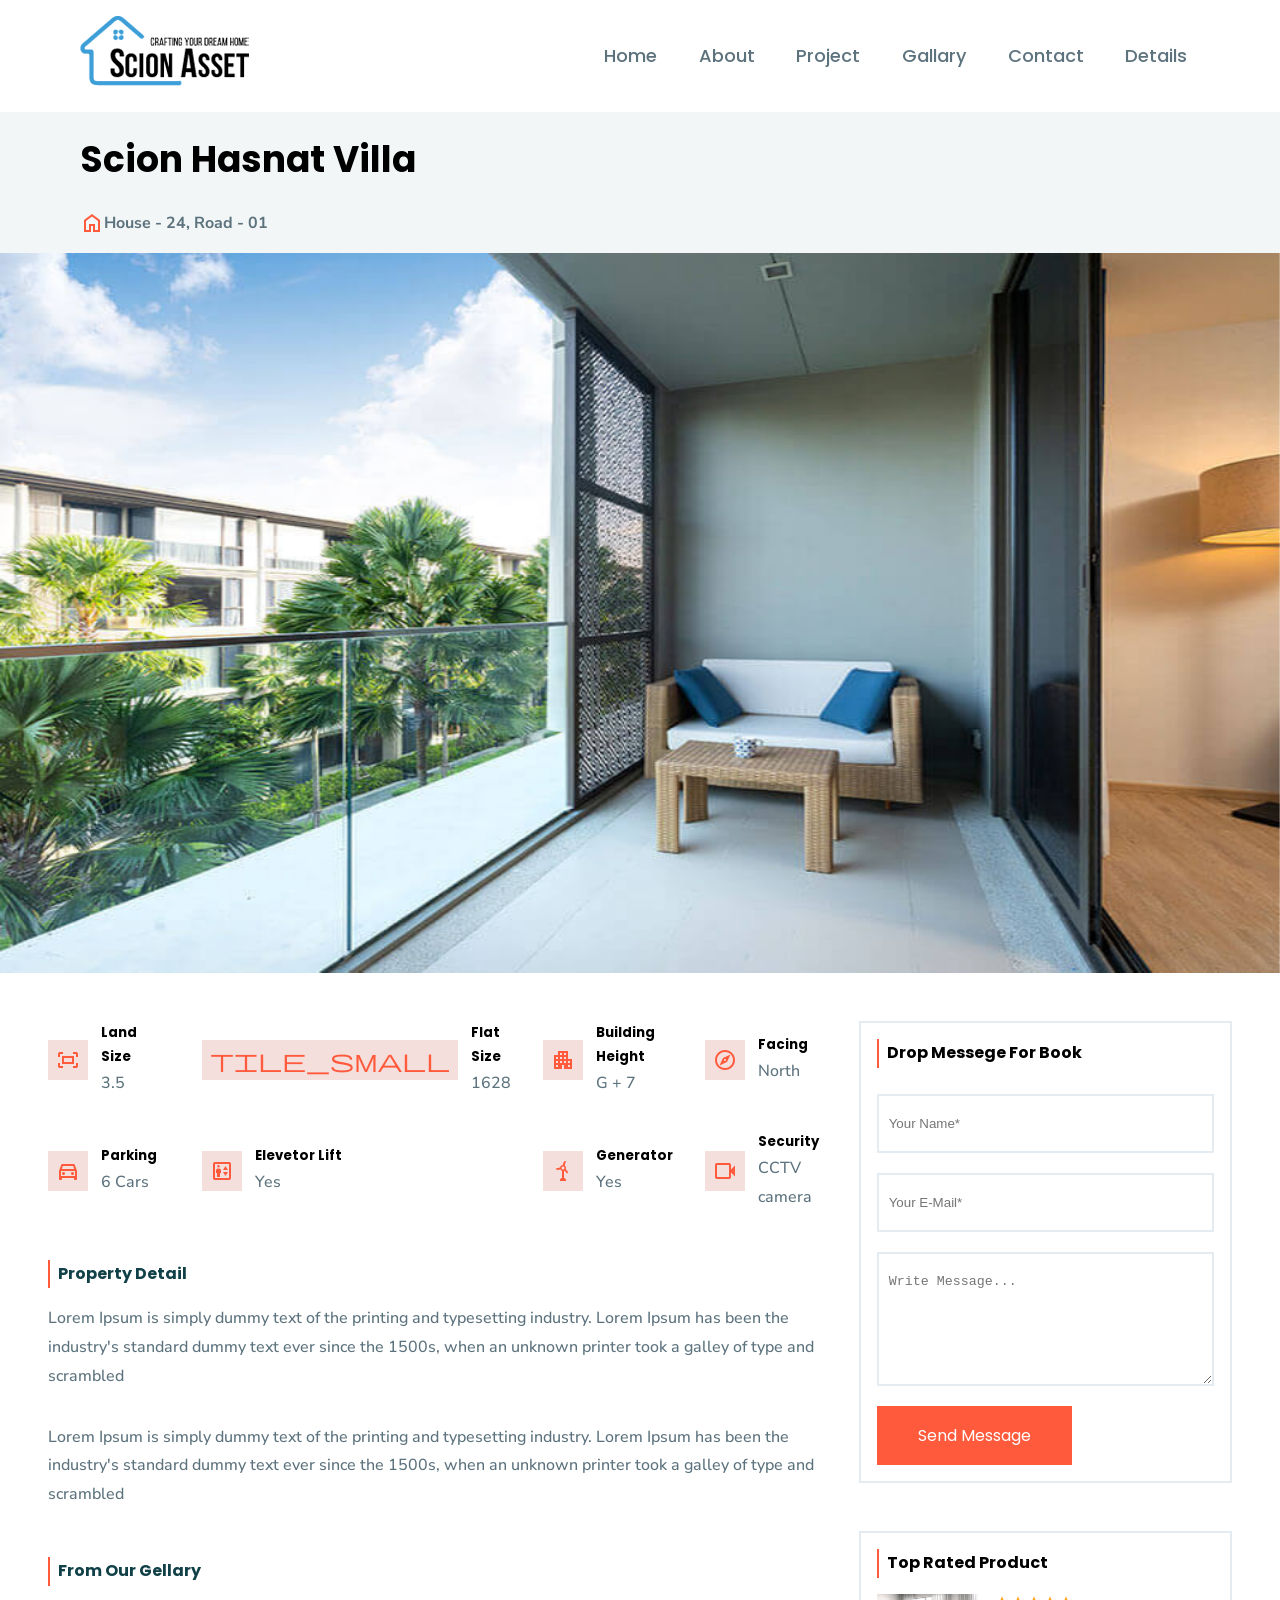
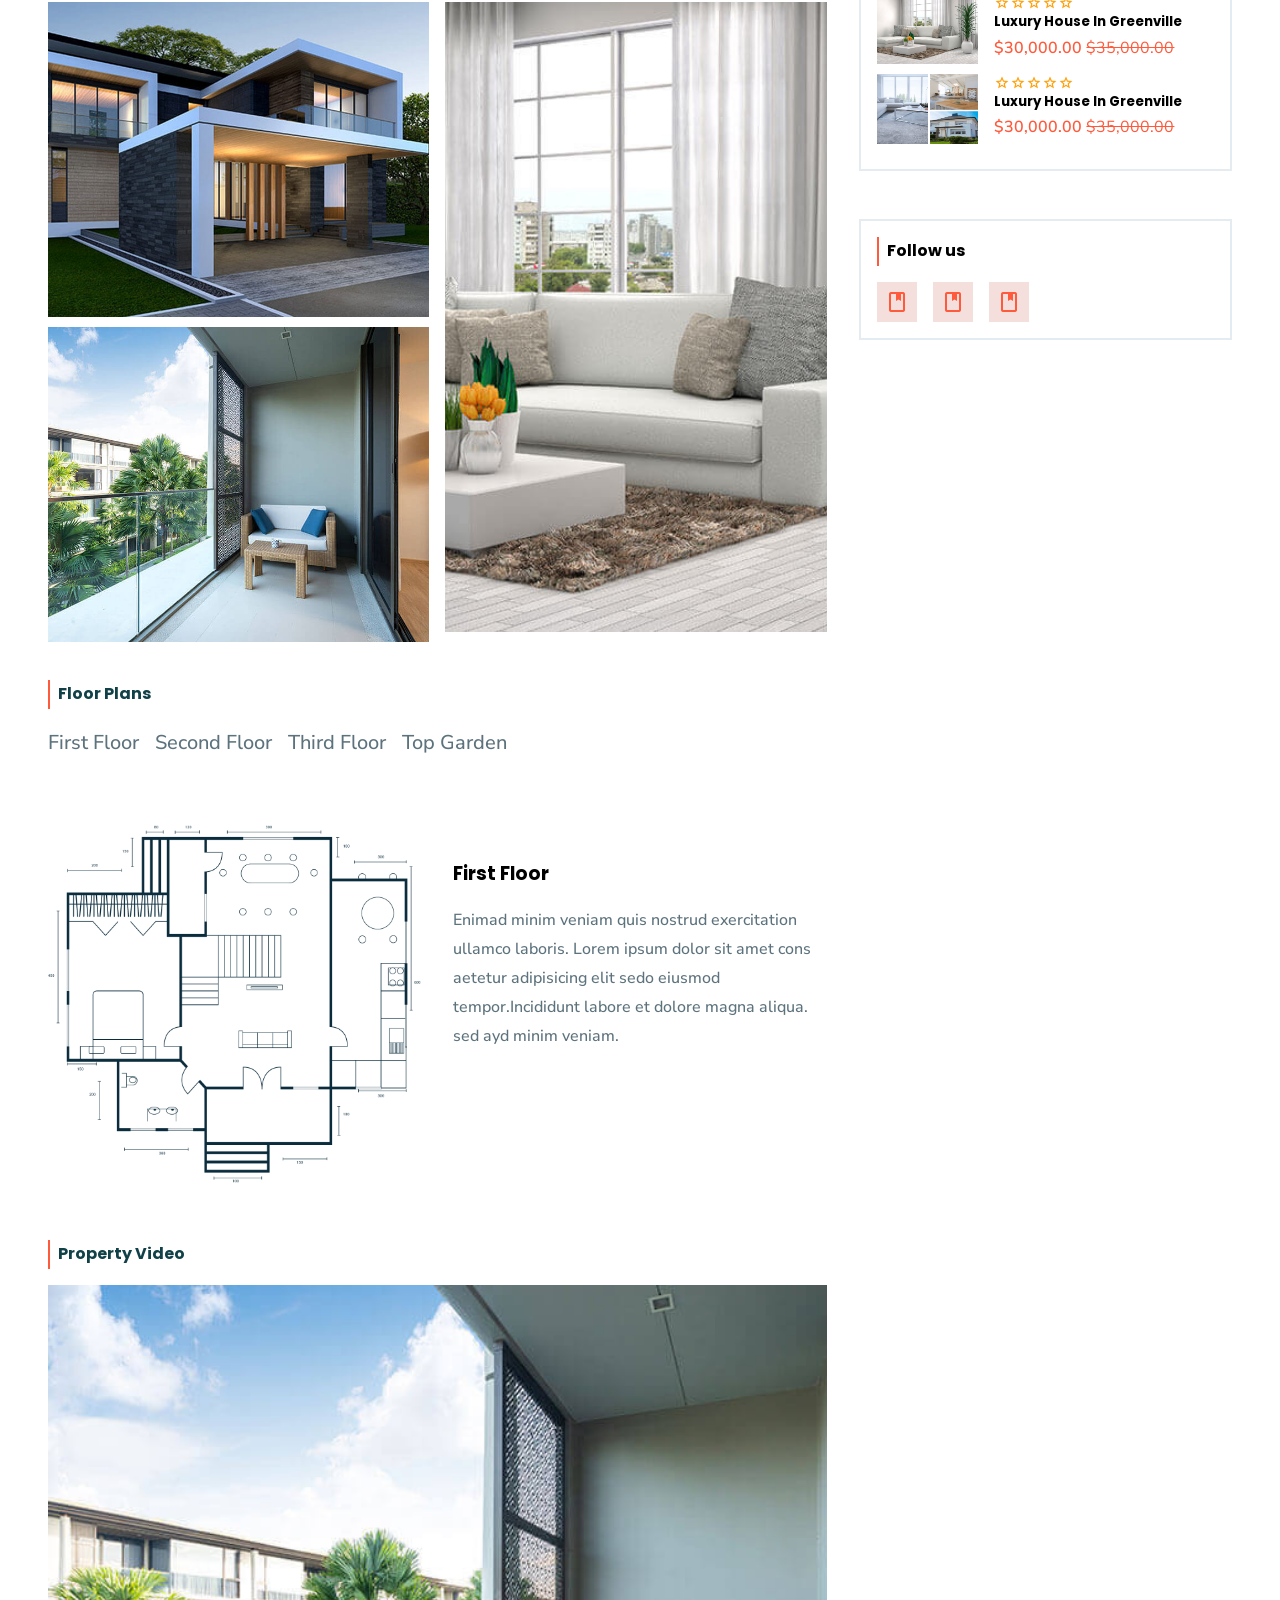
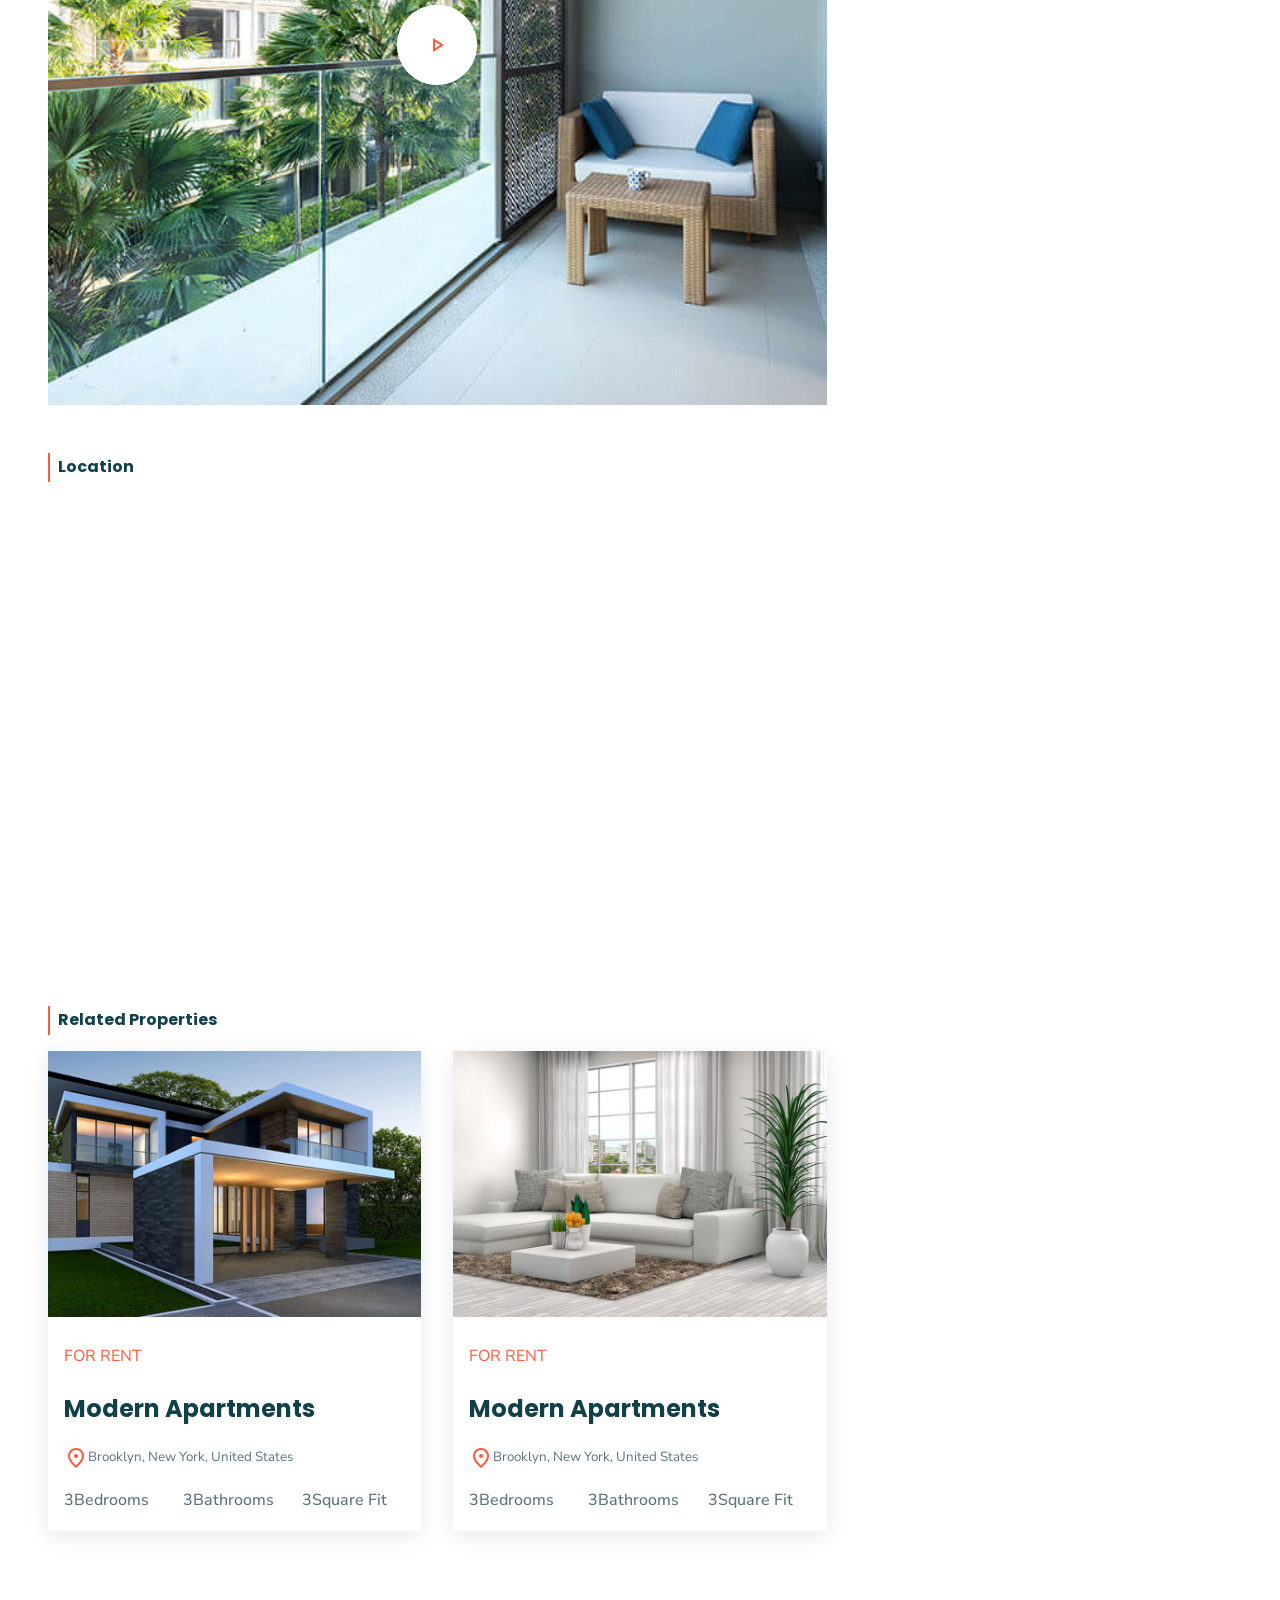
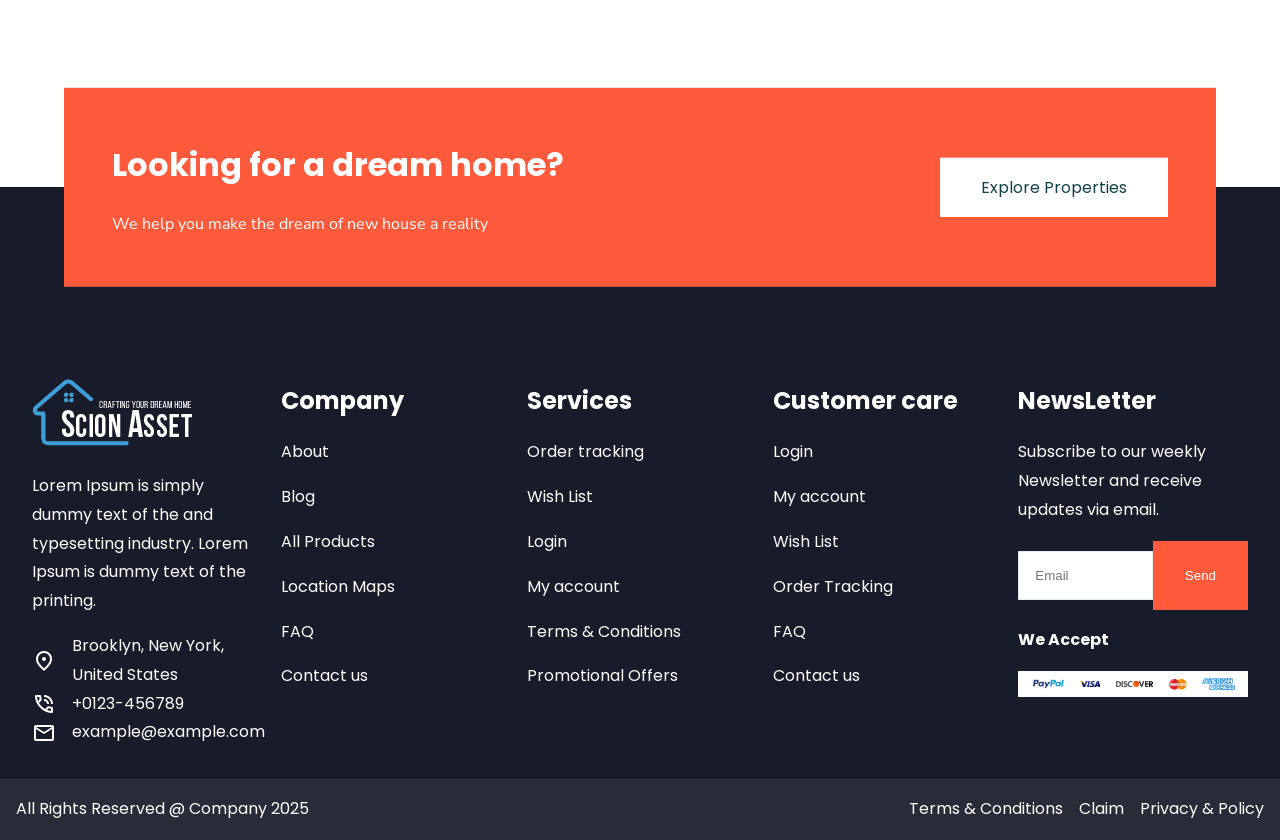
<file: shopDetails/details.html>
<!DOCTYPE html>
<html lang="en">

<head>
    <meta charset="UTF-8">
    <meta name="viewport" content="width=device-width, initial-scale=1.0">
    <title>Shop Details</title>
    <!-- google fonts  -->
    <link
        href="https://fonts.googleapis.com/css2?family=Poppins:ital,wght@0,100;0,200;0,300;0,400;0,500;0,600;0,700;0,800;0,900;1,100;1,200;1,300;1,400;1,500;1,600;1,700;1,800;1,900&family=Rubik:ital,wght@0,300..900;1,300..900&display=swap"
        rel="stylesheet">
    <link
        href="https://fonts.googleapis.com/css2?family=Nunito+Sans:ital,opsz,wght@0,6..12,200..1000;1,6..12,200..1000&family=Poppins:ital,wght@0,100;0,200;0,300;0,400;0,500;0,600;0,700;0,800;0,900;1,100;1,200;1,300;1,400;1,500;1,600;1,700;1,800;1,900&family=Rubik:ital,wght@0,300..900;1,300..900&display=swap"
        rel="stylesheet">

    <!-- google icons cdn -->
    <link rel="stylesheet" href="https://fonts.googleapis.com/icon?family=Material+Icons">
    <link href="https://fonts.googleapis.com/css2?family=Material+Symbols+Outlined" rel="stylesheet">
    <!-- swiper js  -->
    <link rel="stylesheet" href="https://cdn.jsdelivr.net/npm/swiper@11/swiper-bundle.min.css" />

    <!-- styles -->
    <link rel="stylesheet" href="../styles/grid.css">
    <link rel="stylesheet" href="../styles/main.css">
    <link rel="stylesheet" href="./details.css">
</head>

<div>
    <!-- header section starts -->
    <header>
        <nav class="container flex justify-between align-center text-light">
            <figure>
                <img src="../assets/logo-header.png" alt="logo">
            </figure>
            <div class="hamburger">
                <span class="material-symbols-outlined">
                    menu
                </span>
            </div>
            <!-- nav items  -->
            <ul class="nav">
                <li>
                    <a href="./../index.html">Home</a>
                </li>
                <li>
                    <a href="../about-us/about.html">About</a>
                </li>
                <li>
                    <a href="#">Project</a>
                </li>
                <li>
                    <a href="#">Gallary</a>
                </li>
                <li>
                    <a href="../contact/contact.html">Contact</a>
                </li>
                <li>
                    <a href="../shopDetails/details.html">Details</a>
                </li>
            </ul>
        </nav>
    </header>
    <!-- header section ends -->

    <!-- page title  -->
    <div class="bg-dark">
        <div class="container page-title">
            <h3 class="title">Scion Hasnat Villa</h3>
            <p class="flex align-center text-light font-bold"><span class="material-symbols-outlined primary-color">
                    home
                </span>House - 24, Road - 01</p>
        </div>
    </div>

    <!-- slider section  -->
    <div class="swiper mySwiper">
        <div class="swiper-wrapper">
            <div class="swiper-slide">
                <img src="../assets/about-3.jpg" alt="">
            </div>
            <div class="swiper-slide">
                <img src="../assets/about-4.jpg" alt="">
            </div>
            <div class="swiper-slide">
                <img src="../assets/about-5.jpg" alt="">
            </div>
        </div>
        <div class="container">
            <div class="swiper-button-next"></div>
            <div class="swiper-button-prev"></div>
        </div>
    </div>
    <!-- slider section  -->

    <div class="details-container large-3 justify-center container">
        <div class="details span-2">
            <!-- property features  -->
            <div class="small-2 large-3 larger-4 gap-2">
                <div class="property-feature">
                    <span class="material-symbols-outlined">
                        fit_screen
                    </span>
                    <div>
                        <h5>Land Size</h5>
                        <p>3.5</p>
                    </div>
                </div>
                <div class="property-feature">
                    <span class="material-symbols-outlined">
                        tile_small
                    </span>
                    <div>
                        <h5>Flat Size</h5>
                        <p>1628</p>
                    </div>
                </div>
                <div class="property-feature">
                    <span class="material-symbols-outlined">
                        apartment
                    </span>
                    <div>
                        <h5>Building Height</h5>
                        <p>G + 7</p>
                    </div>
                </div>
                <div class="property-feature">
                    <span class="material-symbols-outlined">
                        explore
                    </span>
                    <div>
                        <h5>Facing</h5>
                        <p>North</p>
                    </div>
                </div>
                <div class="property-feature">
                    <span class="material-symbols-outlined">
                        directions_car
                    </span>
                    <div>
                        <h5>Parking</h5>
                        <p>6 Cars</p>
                    </div>
                </div>
                <div class="property-feature">
                    <span class="material-symbols-outlined">
                        elevator
                    </span>
                    <div>
                        <h5>Elevetor Lift</h5>
                        <p>Yes</p>
                    </div>
                </div>
                <div class="property-feature">
                    <span class="material-symbols-outlined">
                        energy
                    </span>
                    <div>
                        <h5>Generator</h5>
                        <p>Yes</p>
                    </div>
                </div>
                <div class="property-feature">
                    <span class="material-symbols-outlined">
                        videocam
                    </span>
                    <div>
                        <h5>Security</h5>
                        <p>CCTV camera</p>
                    </div>
                </div>
            </div>
            <!-- property details  -->
            <div class="text-light">
                <h4 class="heading">Property Detail</h4>
                <p class="mb-2">Lorem Ipsum is simply dummy text of the printing and typesetting industry.
                    Lorem
                    Ipsum has been the industry's standard dummy text ever since the 1500s, when an unknown printer took
                    a galley of type and scrambled</p>
                <p>Lorem Ipsum is simply dummy text of the printing and typesetting industry. Lorem
                    Ipsum has been the industry's standard dummy text ever since the 1500s, when an unknown printer took
                    a galley of type and scrambled</p>
            </div>
            <!-- gallary  -->
            <div>
                <h4 class="heading">From Our Gellary</h4>
                <div class="medium-2 gap-1 gallery-container">
                    <div class="gallery-image-left">
                        <img src="../assets/about-3.jpg" alt="">
                        <img src="../assets/about-4.jpg" alt="">
                    </div>
                    <!-- <div class="gallery-image">
                    </div> -->
                    <div class="gallery-image-right">
                        <img src="../assets/about-5.jpg" alt="">
                    </div>
                </div>
            </div>
            <!-- floor plan tab  -->
            <div>
                <h4 class="heading">Floor Plans</h4>
                <div class="flex align-center flex-wrap para-md-size font-bold text-light gap-1 mb-4">
                    <p>First Floor</p>
                    <p>Second Floor</p>
                    <p>Third Floor</p>
                    <p> Top Garden</p>
                </div>
                <div class="medium-2 gap-2">
                    <div class="image-responsive">
                        <img class="image-responsive" src="../assets/sketch.png" alt="">
                    </div>
                    <div>
                        <h3 class="mb-1 mt-2">First Floor</h3>
                        <p>Enimad minim veniam quis nostrud exercitation ullamco laboris. Lorem
                            ipsum dolor sit amet cons aetetur adipisicing elit sedo eiusmod tempor.Incididunt labore et
                            dolore magna aliqua. sed ayd minim veniam.</p>
                    </div>
                </div>
            </div>
            <!-- property video  -->
            <div>
                <h4 class="heading">Property Video</h4>
                <div class="video-bg-image">
                    <button class="btn-circle btn-center-align">
                        <span class="material-symbols-outlined">
                            play_arrow
                        </span>
                    </button>
                </div>
            </div>

            <!-- map  -->
            <div>
                <h4 class="heading">Location</h4>
                <iframe src="https://www.google.com/maps/embed?pb
                =!1m18!1m12!1m3!1d4291.745453141256!2d
                77.39914006293347!3d28.504393188935435!
                2m3!1f0!2f0!3f0!3m2!1i1024!2i768!4f13.1
                !3m3!1m2!1s0x390ce626851f7009%3A0x62118
                5133cfd1ad1!2sGeeksforGeeks%20%7C%20
                Coding%20Classes%20%7C%20Noida!5e0!3m2!1
                sen!2sin!4v1725395799894!5m2!1sen!2sin" width="600" height="450" style="border: 0; width: 100%;"
                    allowfullscreen="" loading="lazy" referrerpolicy="no-referrer-when-downgrade">
                </iframe>
            </div>
            <!-- related properties  -->
            <div>
                <h4 class="heading">Related Properties</h4>
                <div class="medium-2 gap-2">
                    <div class="properties-card">
                        <div class="relative image-responsive">
                            <img class="image-responsive" src="../assets/about-3.jpg" alt="">
                        </div>
                        <div class="text-light p-1">
                            <span class="primary-color">FOR RENT</span>
                            <h4 class="heading-4 my-1"><a href="#">Modern Apartments</a></h4>
                            <a class="flex mb-1" href="#">
                                <span class="material-symbols-outlined location-icon">
                                    location_on
                                </span>
                                <small>Brooklyn, New York, United States</small>
                            </a>
                            <div class="all-3 gap-1">
                                <p class="flex">
                                    <span class="flex items-center">3 </span>
                                    <span> Bedrooms</span>
                                </p>
                                <p class="flex">
                                    <span class="flex items-center">3 </span>
                                    <span> Bathrooms</span>
                                </p>
                                <p class="flex">
                                    <span class="flex items-center">3 </span>
                                    <span> Square Fit</span>
                                </p>
                            </div>
                        </div>
                    </div>
                    <div class="properties-card">
                        <div class="relative image-responsive">
                            <img class="image-responsive" src="../assets/about-5.jpg" alt="">
                        </div>
                        <div class="text-light p-1">
                            <div>
                                <span class="primary-color">FOR RENT</span>
                            </div>
                            <h4 class="heading-4 text-dark my-1"><a href="#">Modern Apartments</a></h4>
                            <a class="flex mb-1" href="#">
                                <span class="material-symbols-outlined location-icon">
                                    location_on
                                </span>
                                <small>Brooklyn, New York, United States</small>
                            </a>
                            <div class="all-3 gap-1">
                                <p class="flex">
                                    <span class="flex items-center">3 </span>
                                    <span> Bedrooms</span>
                                </p>
                                <p class="flex">
                                    <span class="flex items-center">3 </span>
                                    <span> Bathrooms</span>
                                </p>
                                <p class="flex">
                                    <span class="flex items-center">3 </span>
                                    <span> Square Fit</span>
                                </p>
                            </div>
                        </div>
                    </div>
                </div>
            </div>
        </div>
        <!-- right side box  -->
        <aside class="sidebar">
            <!-- form  -->
            <div>
                <h4 class="heading">Drop Messege For Book</h4>
                <form>
                    <label for="name"></label>
                    <input type="text" id="name" placeholder="Your Name*">
                    <label for="email"></label>
                    <input type="text" id="email" placeholder="Your E-Mail*">
                    <label for="message"></label>
                    <textarea name="message" id="message" rows="6" placeholder="Write Message..."></textarea>
                    <button class="btn btn-primary">Send Message</button>
                </form>
            </div>
            <!-- top rated products  -->
            <div>
                <h4 class="heading">Top Rated Product</h4>
                <!-- card  -->
                <div class="all-3 gap-1">
                    <a href="#">
                        <img class="product-image" src="../assets/about-5.jpg" alt="">
                    </a>
                    <div class="span-2">
                        <div class="stars">
                            <span class="material-symbols-outlined">
                                star
                            </span>
                            <span class=" material-symbols-outlined">
                                star
                            </span>
                            <span class=" material-symbols-outlined">
                                star
                            </span>
                            <span class=" material-symbols-outlined">
                                star
                            </span>
                            <span class=" material-symbols-outlined">
                                star
                            </span>
                        </div>
                        <div>
                            <a class="link" href="#">
                                <h5>Luxury House In Greenville</h5>
                            </a>
                            <div>
                                <span class="price">$30,000.00</span> <del class="prev-price">$35,000.00</del>
                            </div>

                        </div>
                    </div>
                </div>
                <div class="all-3 gap-1">
                    <a href="#">
                        <img class="product-image" src="../assets/about-6.png" alt="">
                    </a>
                    <div class="span-2">
                        <div class="stars">
                            <span class="material-symbols-outlined">
                                star
                            </span>
                            <span class="material-symbols-outlined">
                                star
                            </span>
                            <span class=" material-symbols-outlined">
                                star
                            </span>
                            <span class="material-symbols-outlined">
                                star
                            </span>
                            <span class=" material-symbols-outlined">
                                star
                            </span>
                        </div>
                        <div>
                            <a class="link" href="#">
                                <h5>Luxury House In Greenville</h5>
                            </a>
                            <div>
                                <span class="price">$30,000.00</span> <del class="prev-price">$35,000.00</del>
                            </div>

                        </div>
                    </div>
                </div>
            </div>

            <!-- Social media links  -->
            <div>
                <h4 class="heading">Follow us</h4>
                <div class="flex gap-1 items-center social-link">
                    <a href="#">
                        <span class="material-symbols-outlined">book</span>
                    </a>
                    <a href="#">
                        <span class="material-symbols-outlined">book</span>
                    </a>
                    <a href="#">
                        <span class="material-symbols-outlined">book</span>
                    </a>
                </div>
            </div>
        </aside>
    </div>
    <!-- call to action section  -->
    <div class="cta-wrapper">
        <div class="call-to-action">
            <div class="cta flex align-center flex items-center justify-between">
                <div class="">
                    <h1 class="section-title mb-1">Looking for a dream home?</h1>
                    <p class="">
                        We help you make the dream of new house a reality
                    </p>
                </div>
                <button class="btn cta-btn">Explore Properties</button>
            </div>
        </div>
    </div>
    <!-- call to action section ends  -->

    <!-- footer starts here  -->
    <footer>
        <div class="small-2 medium-2 larger-5 wrapper gap-1">
            <!-- contact info -->
            <div>
                <img class="mb-1" src="../assets/footer-logo.png" alt="logo">
                <p class="mb-1">Lorem Ipsum is simply dummy text of the and typesetting industry. Lorem Ipsum is
                    dummy
                    text of the
                    printing.</p>
                <div class="flex align-center gap-1">
                    <span class="material-symbols-outlined">
                        location_on
                    </span>
                    <p>Brooklyn, New York, United States</p>
                </div>
                <div class="flex align-center gap-1">
                    <span class="material-symbols-outlined">
                        phone_in_talk
                    </span>
                    <p>+0123-456789</p>
                </div>
                <div class="flex align-center gap-1">
                    <span class="material-symbols-outlined">
                        mail
                    </span> example@example.com
                </div>
            </div>
            <!-- contact info ends  -->

            <!-- company with links -->
            <div class="mb-2">
                <h4 class="heading-4 mb-1">Company</h4>
                <ul class="footer-links">
                    <li><a href="#">About</a></li>
                    <li><a href="#">Blog</a></li>
                    <li><a href="#">All Products</a></li>
                    <li><a href="#">Location Maps</a></li>
                    <li><a href="#">FAQ</a></li>
                    <li><a href="#">Contact us</a></li>
                </ul>
            </div>
            <div class="mb-2">
                <h4 class="heading-4 mb-1">Services</h4>
                <ul class="footer-links">
                    <li><a href="#">Order tracking</a></li>
                    <li><a href="#">Wish List</a></li>
                    <li><a href="#">Login</a></li>
                    <li><a href="#">My account</a></li>
                    <li><a href="#">Terms & Conditions</a></li>
                    <li><a href="#">Promotional Offers</a></li>
                </ul>
            </div>
            <div class="mb-2">
                <h4 class="heading-4 mb-1">Customer care</h4>
                <ul class="footer-links">
                    <li><a href="#">Login</a></li>
                    <li><a href="#">My account</a></li>
                    <li><a href="#">Wish List</a></li>
                    <li><a href="#">Order Tracking</a></li>
                    <li><a href="#">FAQ</a></li>
                    <li><a href="#">Contact us</a></li>
                </ul>
            </div>
            <div class="mb-2">
                <div class="newsletter mb-1">
                    <h4 class="heading-4">NewsLetter</h4>
                    <p class="my-1">Subscribe to our weekly Newsletter and receive updates via email.</p>
                    <div class="flex items-center">
                        <input type="text" placeholder="Email">
                        <button class="footer-btn">Send</button>
                    </div>
                </div>
                <div>
                    <h4 class="mb-1">We Accept</h4>
                    <img class="image-responsive" src="../assets/payment-4.png" alt="payment image">
                </div>
            </div>
        </div>

        <div class="footer-bottom body-font-family">
            <p>All Rights Reserved @ Company 2025</p>
            <ul>
                <li>
                    <a href="#">Terms & Conditions</a>
                </li>
                <li>
                    <a href="#">Claim</a>
                </li>
                <li>
                    <a href="#">Privacy & Policy</a>
                </li>
            </ul>
        </div>
    </footer>
    <!-- footer ends here  -->

    <script src="https://cdn.jsdelivr.net/npm/swiper@11/swiper-bundle.min.js"></script>
    <script src="../js/script.js"></script>
    </body>

</html>
</file>
<file: styles/grid.css>
.container {
	margin: 0px auto;
	max-width: 100%;
}

.text-center {
	text-align: center;
}

.text-right {
	text-align: right;
}


[class^="all-"],
[class*=" all-"],
[class^="small-"],
[class*=" small-"],
[class^="medium-"],
[class*=" medium-"],
[class^="large-"],
[class*=" large-"],
[class^="larger-"],
[class*=" larger-"],
[class^="largest-"],
[class*=" largest-"] {
	display: grid;
	--gridTC: repeat(1, 1fr);
	grid-template-columns: var(--gridTC);
}

/* Column Expand  */
[class^="span-"],
[class*=" span-"],
[class*="span-"] {
	--gcs: auto/span 1;
	grid-column-end: var(--gcs);
}

.span-1 {
	--gcs: span 1;
}

.span-2 {
	--gcs: span 2;
}

.span-3 {
	--gcs: span 3;
}

.span-4 {
	--gcs: span 4;
}

.span-5 {
	--gcs: span 5;
}

.span-6 {
	--gcs: span 6;
}

.span-7 {
	--gcs: span 7;
}

.span-8 {
	--gcs: span 8;
}

.span-9 {
	--gcs: span 9;
}

.span-10 {
	--gcs: span 10;
}

.span-11 {
	--gcs: span 11;
}

.span-12 {
	--gcs: span 12;
}

/* Offset  */
[class^="offset-"],
[class*=" offset-"],
[class*="offset-"] {
	--gco: 2/auto;
	grid-column: var(--gco);
	background-color: aqua;
}

.offset-1 {
	--gco: 2/auto;
}

.offset-2 {
	--gco: 3/auto;
}

.offset-3 {
	--gco: 4/auto;
}

.offset-4 {
	--gco: 5/auto;
}

.offset-5 {
	--gco: 6/auto;
}

/* Column Gap  */
[class^="gap-"],
[class*=" gap-"] {
	--gg: 1rem;
	grid-gap: var(--gg);
}

.gap-1 {
	--gg: 1rem;
}

.gap-2 {
	--gg: 2rem;
}

.gap-3 {
	--gg: 3rem;
}

.gap-4 {
	--gg: 4rem;
}

.gap-5 {
	--gg: 5rem;
}

/* Margin all */
.m-1 {
	margin: 1rem;
}

.m-2 {
	margin: 2rem;
}

.m-3 {
	margin: 3rem;
}

.m-4 {
	margin: 4rem;
}

.m-5 {
	margin: 5rem;
}

/* Margin Left-right */
.mx-1 {
	margin: 0px 1rem;
}

.mx-2 {
	margin: 0px 2rem;
}

.mx-3 {
	margin: 0px 3rem;
}

.mx-4 {
	margin: 0px 4rem;
}

.mx-5 {
	margin: 0px 5rem;
}

/* Margin Top-Bottom */
.my-1 {
	margin: 1rem auto;
}

.my-2 {
	margin: 2rem auto;
}

.my-3 {
	margin: 3rem auto;
}

.my-4 {
	margin: 4rem auto;
}

.my-5 {
	margin: 5rem auto;
}

/* Margin Top */
.mt-1 {
	margin-top: 1rem;
}

.mt-2 {
	margin-top: 2rem;
}

.mt-3 {
	margin-top: 3rem;
}

.mt-4 {
	margin-top: 4rem;
}

.mt-5 {
	margin-top: 5rem;
}

/* Margin Bottom */
.mb-1 {
	margin-bottom: 1rem;
}

.mb-2 {
	margin-bottom: 2rem;
}

.mb-3 {
	margin-bottom: 3rem;
}

.mb-4 {
	margin-bottom: 4rem;
}

.mb-5 {
	margin-bottom: 5rem;
}

/* Margin Left */
.ml-1 {
	margin-left: 1rem;
}

.ml-2 {
	margin-left: 2rem;
}

.ml-3 {
	margin-left: 3rem;
}

.ml-4 {
	margin-left: 4rem;
}

.ml-5 {
	margin-left: 5rem;
}

/* Margin Right */
.mr-1 {
	margin-right: 1rem;
}

.mr-2 {
	margin-right: 2rem;
}

.mr-3 {
	margin-right: 3rem;
}

.mr-4 {
	margin-right: 4rem;
}

.mr-5 {
	margin-right: 5rem;
}

/* Pading  all*/
.p-1 {
	padding: 1rem;
}

.p-2 {
	padding: 2rem;
}

.p-3 {
	padding: 3rem;
}

.p-4 {
	padding: 4rem;
}

.p-5 {
	padding: 5rem;
}

/* Padding Left-right */
.px-1 {
	padding: 0px 1rem;
}

.px-2 {
	padding: 0px 2rem;
}

.px-3 {
	padding: 0px 3rem;
}

.px-4 {
	padding: 0px 4rem;
}

.px-5 {
	padding: 0px 5rem;
}

/* Padding Top-bottom */
.py-1 {
	padding: 1rem 0px;
}

.py-2 {
	padding: 2rem 0px;
}

.py-3 {
	padding: 3rem 0px;
}

.py-4 {
	padding: 4rem 0px;
}

.py-5 {
	padding: 5rem 0px;
}

/* Padding Top */
.pt-1 {
	padding-top: 1rem;
}

.pt-2 {
	padding-top: 2rem;
}

.pt-3 {
	padding-top: 3rem;
}

.pt-4 {
	padding-top: 4rem;
}

.pt-5 {
	padding-top: 5rem;
}

/* Padding bottom */
.pb-1 {
	padding-bottom: 1rem;
}

.pb-2 {
	padding-bottom: 2rem;
}

.pb-3 {
	padding-bottom: 3rem;
}

.pb-4 {
	padding-bottom: 4rem;
}

.pb-5 {
	padding-bottom: 5rem;
}

/* Padding Left */
.pl-1 {
	padding-left: 1rem;
}

.pl-2 {
	padding-left: 2rem;
}

.pl-3 {
	padding-left: 3rem;
}

.pl-4 {
	padding-left: 4rem;
}

.pl-5 {
	padding-left: 5rem;
}

/* Padding Right */
.pr-1 {
	padding-right: 1rem;
}

.pr-2 {
	padding-right: 2rem;
}

.pr-3 {
	padding-right: 3rem;
}

.pr-4 {
	padding-right: 4rem;
}

.pr-5 {
	padding-right: 5rem;
}

/* Background  */
/* .bg-primary {
	background-color: var(--primary-color);
}

.bg-secondary {
	background-color: var(--secondary-color);
}

.bg-light {
	background-color: var(--light-color);
}

.bg-dark {
	background-color: var(--dark-color);
} */

.d-block {
	display: block !important;
	width: 100%;
}

/* ======== image-responsive ======== */
.image-responsive {
	width: 100%;
}

.relative {
	position: relative;
}

/* Form  */
/* input, select, textarea {
	border:1px solid #505050;
	background-color: transparent;
	width: calc(100% - 22px);
	padding: 10px;
	margin: 10px 0;
} */
select {
	width: 100% !important;
}

input[type=submit] {
	width: auto;
	cursor: pointer;
}

/* All  */
.all-1 {
	--gridTC: repeat(1, 1fr);
}

.all-2 {
	--gridTC: repeat(2, 1fr);
}

.all-3 {
	--gridTC: repeat(3, 1fr);
}

.all-4 {
	--gridTC: repeat(4, 1fr);
}

.all-5 {
	--gridTC: repeat(5, 1fr);
}

.all-6 {
	--gridTC: repeat(6, 1fr);
}

.all-7 {
	--gridTC: repeat(7, 1fr);
}

.all-8 {
	--gridTC: repeat(8, 1fr);
}

.all-9 {
	--gridTC: repeat(9, 1fr);
}

.all-10 {
	--gridTC: repeat(10, 1fr);
}

.all-11 {
	--gridTC: repeat(11, 1fr);
}

.all-12 {
	--gridTC: repeat(12, 1fr);
}

/* Small devices (landscape phones, 576px and up) */
@media (min-width: 576px) {
	.container {
		margin: 0 auto;
		max-width: 720px;
	}

	/* Grid */
	.small-1 {
		--gridTC: repeat(1, 1fr);
	}

	.small-2 {
		--gridTC: repeat(2, 1fr);
	}

	.small-3 {
		--gridTC: repeat(3, 1fr);
	}

	.small-4 {
		--gridTC: repeat(4, 1fr);
	}

	.small-5 {
		--gridTC: repeat(5, 1fr);
	}

	.small-6 {
		--gridTC: repeat(6, 1fr);
	}

	.small-7 {
		--gridTC: repeat(7, 1fr);
	}

	.small-8 {
		--gridTC: repeat(8, 1fr);
	}

	.small-9 {
		--gridTC: repeat(9, 1fr);
	}

	.small-10 {
		--gridTC: repeat(10, 1fr);
	}

	.small-11 {
		--gridTC: repeat(11, 1fr);
	}

	.small-12 {
		--gridTC: repeat(12, 1fr);
	}

	/* Expand */
	.small-span-1 {
		--gcs: span 1;
	}

	.small-span-2 {
		--gcs: span 2;
	}

	.small-span-3 {
		--gcs: span 3;
	}

	.small-span-4 {
		--gcs: span 4;
	}

	.small-span-5 {
		--gcs: span 5;
	}

	.small-span-6 {
		--gcs: span 6;
	}

	.small-span-7 {
		--gcs: span 7;
	}

	.small-span-8 {
		--gcs: span 8;
	}

	.small-span-9 {
		--gcs: span 9;
	}

	.small-span-10 {
		--gcs: span 10;
	}

	.small-span-11 {
		--gcs: span 11;
	}

	.small-span-12 {
		--gcs: span 12;
	}
}

/* Medium devices (tablets, 768px and up) */
@media (min-width: 768px) {
	.container {
		margin: 0 auto;
		max-width: 960px;
	}

	.medium-1 {
		--gridTC: repeat(1, 1fr);
	}

	.medium-2 {
		--gridTC: repeat(2, 1fr);
	}

	.medium-3 {
		--gridTC: repeat(3, 1fr);
	}

	.medium-4 {
		--gridTC: repeat(4, 1fr);
	}

	.medium-5 {
		--gridTC: repeat(5, 1fr);
	}

	.medium-6 {
		--gridTC: repeat(6, 1fr);
	}

	.medium-7 {
		--gridTC: repeat(7, 1fr);
	}

	.medium-8 {
		--gridTC: repeat(8, 1fr);
	}

	.medium-9 {
		--gridTC: repeat(9, 1fr);
	}

	.medium-10 {
		--gridTC: repeat(10, 1fr);
	}

	.medium-11 {
		--gridTC: repeat(11, 1fr);
	}

	.medium-12 {
		--gridTC: repeat(12, 1fr);
	}

	/* Expand */
	.medium-span-1 {
		--gcs: span 1;
	}

	.medium-span-2 {
		--gcs: span 2;
	}

	.medium-span-3 {
		--gcs: span 3;
	}

	.medium-span-4 {
		--gcs: span 4;
	}

	.medium-span-5 {
		--gcs: span 5;
	}

	.medium-span-6 {
		--gcs: span 6;
	}

	.medium-span-7 {
		--gcs: span 7;
	}

	.medium-span-8 {
		--gcs: span 8;
	}

	.medium-span-9 {
		--gcs: span 9;
	}

	.medium-span-10 {
		--gcs: span 10;
	}

	.medium-span-11 {
		--gcs: span 11;
	}

	.medium-span-12 {
		--gcs: span 12;
	}
}

/* Large devices (desktops, 992px and up) */
@media (min-width: 992px) {
	.container {
		margin: 0 auto;
		max-width: 1140px;
	}

	/* Grid */
	.large-1 {
		--gridTC: repeat(1, 1fr);
	}

	.large-2 {
		--gridTC: repeat(2, 1fr);
	}

	.large-3 {
		--gridTC: repeat(3, 1fr);
	}

	.large-4 {
		--gridTC: repeat(4, 1fr);
	}

	.large-5 {
		--gridTC: repeat(5, 1fr);
	}

	.large-6 {
		--gridTC: repeat(6, 1fr);
	}

	.large-7 {
		--gridTC: repeat(7, 1fr);
	}

	.large-8 {
		--gridTC: repeat(8, 1fr);
	}

	.large-9 {
		--gridTC: repeat(9, 1fr);
	}

	.large-10 {
		--gridTC: repeat(10, 1fr);
	}

	.large-11 {
		--gridTC: repeat(11, 1fr);
	}

	.large-12 {
		--gridTC: repeat(12, 1fr);
	}

	/* Expand */
	.large-span-1 {
		--gcs: span 1;
	}

	.large-span-2 {
		--gcs: span 2;
	}

	.large-span-3 {
		--gcs: span 3;
	}

	.large-span-4 {
		--gcs: span 4;
	}

	.large-span-5 {
		--gcs: span 5;
	}

	.large-span-6 {
		--gcs: span 6;
	}

	.large-span-7 {
		--gcs: span 7;
	}

	.large-span-8 {
		--gcs: span 8;
	}

	.large-span-9 {
		--gcs: span 9;
	}

	.large-span-10 {
		--gcs: span 10;
	}

	.large-span-11 {
		--gcs: span 11;
	}

	.large-span-12 {
		--gcs: span 12;
	}
}

/* Larger devices (large desktops, 1200px and up) */
@media (min-width: 1200px) {
	.container {
		margin: 0 auto;
		max-width: 1320px;
	}

	/* Grid */
	.larger-1 {
		--gridTC: repeat(1, 1fr);
	}

	.larger-2 {
		--gridTC: repeat(2, 1fr);
	}

	.larger-3 {
		--gridTC: repeat(3, 1fr);
	}

	.larger-4 {
		--gridTC: repeat(4, 1fr);
	}

	.larger-5 {
		--gridTC: repeat(5, 1fr);
	}

	.larger-6 {
		--gridTC: repeat(6, 1fr);
	}

	.larger-7 {
		--gridTC: repeat(7, 1fr);
	}

	.larger-8 {
		--gridTC: repeat(8, 1fr);
	}

	.larger-9 {
		--gridTC: repeat(9, 1fr);
	}

	.larger-10 {
		--gridTC: repeat(10, 1fr);
	}

	.larger-11 {
		--gridTC: repeat(11, 1fr);
	}

	.larger-12 {
		--gridTC: repeat(12, 1fr);
	}

	/* Expand */
	.larger-span-1 {
		--gcs: span 1;
	}

	.larger-span-2 {
		--gcs: span 2;
	}

	.larger-span-3 {
		--gcs: span 3;
	}

	.larger-span-4 {
		--gcs: span 4;
	}

	.larger-span-5 {
		--gcs: span 5;
	}

	.larger-span-6 {
		--gcs: span 6;
	}

	.larger-span-7 {
		--gcs: span 7;
	}

	.larger-span-8 {
		--gcs: span 8;
	}

	.larger-span-9 {
		--gcs: span 9;
	}

	.larger-span-10 {
		--gcs: span 10;
	}

	.larger-span-11 {
		--gcs: span 11;
	}

	.larger-span-12 {
		--gcs: span 12;
	}
}

/* Largest devices (larger desktops, 1400px and up) */
@media (min-width: 1400px) {

	/* Grid */
	.largest-1 {
		--gridTC: repeat(1, 1fr);
	}

	.largest-2 {
		--gridTC: repeat(2, 1fr);
	}

	.largest-3 {
		--gridTC: repeat(3, 1fr);
	}

	.largest-4 {
		--gridTC: repeat(4, 1fr);
	}

	.largest-5 {
		--gridTC: repeat(5, 1fr);
	}

	.largest-6 {
		--gridTC: repeat(6, 1fr);
	}

	.largest-7 {
		--gridTC: repeat(7, 1fr);
	}

	.largest-8 {
		--gridTC: repeat(8, 1fr);
	}

	.largest-9 {
		--gridTC: repeat(9, 1fr);
	}

	.largest-10 {
		--gridTC: repeat(10, 1fr);
	}

	.largest-11 {
		--gridTC: repeat(11, 1fr);
	}

	.largest-12 {
		--gridTC: repeat(12, 1fr);
	}

	/* Expand */
	.largest-span-1 {
		--gcs: span 1;
	}

	.largest-span-2 {
		--gcs: span 2;
	}

	.largest-span-3 {
		--gcs: span 3;
	}

	.largest-span-4 {
		--gcs: span 4;
	}

	.largest-span-5 {
		--gcs: span 5;
	}

	.largest-span-6 {
		--gcs: span 6;
	}

	.largest-span-7 {
		--gcs: span 7;
	}

	.largest-span-8 {
		--gcs: span 8;
	}

	.largest-span-9 {
		--gcs: span 9;
	}

	.largest-span-10 {
		--gcs: span 10;
	}

	.largest-span-11 {
		--gcs: span 11;
	}

	.largest-span-12 {
		--gcs: span 12;
	}
}
</file>
<file: styles/main.css>
/* 
===================================================================
1. Global Reset -- *
2. Variables (Root Styles)
3. Utility Classes
----------------section ----------------
4. Header Section
5. Banner Section
6. About Section
7. Statistics section
8. Services Section
9. Properties section
10. Appartment section
11. Parallax section
12. Aminities section
13. Testimonials section
14. Blogs section
15. Footer Section 
===================================================================
/* reset styles  */
* {
    margin: 0;
    padding: 0;
    text-decoration: none;
    list-style: none;
    box-sizing: border-box;
}

body {
    font-family: var(--nunito-font);
    line-height: 1.8;
}

:root {
    --primary-color: #FF5A3C;
    --secondary-color: #fff;
    --bg-light: #F5DFDC;
    --bg-dark: #F2F6F7;
    --dark-color: #114148;
    --text-light-color: #5C727D;
    --border-color: #E4ECF2;
    --footer-bg: #171B2A;
    --bottom-footer-bg: #282B38;
    /* ---------------typography------------ */
    /* headings  */
    --heading-1: 1.5rem;
    --heading-2: 1.25rem;
    --heading-4: 1.125rem;
    --popins-font: 'Poppins', sans-serif;
    --nunito-font: "Nunito Sans", serif;
    /* paragraph  */
    --text-20: 1.25rem;
    /* box shadows  */
    /* --header-shadow: 0 10px 20px 0 rgba(46, 56, 220, 0.2); */
    --services-card-shadow: 0 16px 32px 0 rgba(7, 28, 31, 0.1);
    --properties-card-shadow: 0 5px 20px 0 rgba(23, 44, 82, 0.1);
    --aminities-card-shadow: 0px 0px 6px 4px rgba(153, 178, 182, 0.1);
    --arrow-btn-shadow: 0 0 4px rgba(0, 0, 0, 0.1);
    --blog-card-shadow: 0 5px 20px 0 rgba(23, 44, 82, 0.1);
    --testimonials-card-shadow: 0 5px 20px 0 rgba(23, 44, 82, 0.1);
    /* btn  */
    --btn-padding: .625rem 1rem;
    /* spacing  */
    --sub-title-padding: 5px 20px;
    --btn-font-size: 1rem;
    --nav-items-padding: .5rem 2rem;
    --nav-links-padding: 1rem .8rem;
    --header-padding: 0 1rem;
    --section-bottom-gap: 3rem;
    --section-padding: 2rem 1rem;
    --page-title-padding: 1rem 1rem;
    --tab-panel-padding: 1rem .8rem;
    --footer-wrapper: 6rem 2rem 2rem 2rem;
    --appartment-content-padding: 1rem;
    --cta-padding: 2rem;
}

/* common  */

.p-4 {
    padding: var(--section-padding);
}

h1,
h2,
h3,
h4,
h5,
h6 {
    font-family: var(--popins-font);
}

.material-symbols-outlined {
    display: flex;
    align-items: center;
    justify-content: center;
}

/* //------------------utility classes starts here-------------- */
/* anchor color inherit  */
a {
    color: inherit;
}

/* color pallate  */
.text-dark {
    color: var(--dark-color);
}

.bg {
    background-color: rgb(from var(--primary-color) r g b/ 20%);
}

.text-light {
    color: var(--text-light-color)
}

.white-color {
    color: var(--secondary-color)
}

.primary-color {
    color: var(--primary-color);
}

.bg-light {
    background-color: var(--bg-light);
}

.bg-dark {
    background-color: var(--bg-dark);
}

/* flex  */
.flex {
    display: flex;
}

.flex-wrap {
    flex-wrap: wrap;
}

.flex-col {
    flex-direction: column;
}

.align-center {
    align-items: center;
}

.justify-between {
    justify-content: space-between;
}

.justify-center {
    justify-content: center;
}

.justify-end {
    justify-content: end;
}

.sub-title {
    background-color: var(--bg-light);
    color: var(--primary-color);
    font-family: var(--popins-font);
    padding: var(--sub-title-padding);
    border-radius: 1.5rem;
    display: inline-block;
    margin-bottom: 1rem;
}

.page-title {
    padding: var(--page-title-padding);
}

.page-title p {
    display: flex;
    align-items: center;
    font-weight: 700;
}

.page-title a {
    transition: color .3s ease-in-out;
    color: var(--text-light-color);
}

.page-title a:hover {
    color: var(--primary-color);
}

/*--------------- typography ------------- */
/* font-size  */
.title {
    font-size: var(--heading-1);
    font-family: var(--popins-font);
    font-weight: 700;
    margin-bottom: 1rem;
}

.heading-2 {
    font-size: var(--heading-2);
    font-weight: 700;
    font-family: var(--popins-font);
}

.heading-4 {
    font-size: var(--heading-4);
    font-family: var(--popins-font);
}

.para-md-size {
    font-size: var(--text-20);
}

.font-bold {
    font-weight: 700;
}

/*-------------------------btn classes------------------*/
/* base btn class  */
.btn {
    position: relative;
    font-size: var(--btn-font-size);
    padding: var(--btn-padding);
    cursor: pointer;
    overflow: hidden;
    outline: none;
    border: none;
    font-family: var(--popins-font);
    transition: color 0.3s ease-in-out;
}

.btn-circle {
    width: 80px;
    height: 80px;
    color: var(--primary-color);
    background-color: var(--secondary-color);
    font-size: var(--btn-font-size);
    border-radius: 50%;
    border: none;
    cursor: pointer;
    position: relative;
    transition: transform 0.3s ease-in-out;
}

/* Glow effect */
.btn-circle::before {
    content: '';
    position: absolute;
    top: 50%;
    left: 50%;
    width: 80px;
    height: 80px;
    background-color: var(--secondary-color);
    border-radius: 50%;
    transform: translate(-50%, -50%) scale(1);
    animation: glow 1s infinite;
    z-index: -1;
}

@keyframes glow {
    0% {
        opacity: 0.8;
        transform: translate(-50%, -50%) scale(1);
    }

    50% {
        opacity: 0.4;
        transform: translate(-50%, -50%) scale(1.3);
    }

    100% {
        opacity: 0;
        transform: translate(-50%, -50%) scale(1.5);
    }
}

/* primary secondary btn  */
.btn-primary,
.btn-secondary,
.cta-btn {
    position: relative;
    overflow: hidden;
    z-index: 1;
    background-color: transparent;
    border: 1px solid;
}

.btn-primary {
    color: var(--secondary-color);
    background-color: var(--primary-color);
    border-color: var(--primary-color);
}

.btn-secondary {
    color: var(--dark-color);
    background-color: var(--light-color);
    border-color: var(--dark-color);
}

.cta-btn {
    color: var(--dark-color);
    background-color: var(--secondary-color);
    border-color: var(--secondary-color);
}

.btn-primary::before,
.btn-secondary::before,
.cta-btn::before {
    content: '';
    position: absolute;
    top: 0;
    left: -100%;
    width: 100%;
    height: 100%;
    z-index: -1;
    transition: left 0.3s ease-in-out;
}

.btn-primary::before {
    background-color: var(--secondary-color);
}

.btn-secondary::before,
.cta-btn::before {
    background-color: var(--dark-color);
}

.cta-btn:hover::before,
.btn-primary:hover::before,
.btn-secondary:hover::before {
    left: 0;
}

.btn-primary:hover {
    color: var(--primary-color);
}

.btn-secondary:hover {
    color: var(--secondary-color);
}

.cta-btn:hover {
    color: var(--secondary-color);
    border-color: var(--dark-color)
}

.profile-rounded {
    height: 4rem;
    width: 4rem;
    border-radius: 50%;
}

/* ---------------------------------header section starts here -------------------- */
header {
    background-color: var(--secondary-color);
    font-family: var(--popins-font);
    box-shadow: var(--header-shadow);
    padding: var(--header-padding);
    position: sticky;
    top: 0;
    z-index: 999;
}

header nav {
    padding: 1rem 0;
}

header nav ul li:not(:last-child) {
    margin-right: 1rem;
}

header nav ul li a {
    padding: 1rem .8rem;
    font-size: 1.125rem;
    font-weight: 500;
}

header nav ul li a:hover {
    color: var(--primary-color);
    transition: all .3s ease-in-out;
}

.header-dropdown {
    position: relative;
}

.header-dropdown .dropdown-menu {
    border-top: 2px solid var(--primary-color);
    position: absolute;
    top: 40px;
    background-color: var(--secondary-color);
    width: 200px;
    opacity: 0;
    visibility: hidden;
    transform: translateY(15px);
    transition: opacity 0.3s ease, visibility 0.3s ease, transform 0.3s ease;
    z-index: 999;
}

.header-dropdown:hover .dropdown-menu {
    opacity: 1;
    visibility: visible;
    transform: translateY(0);
}

.dropdown-menu a {
    display: block;
    padding: .5rem 1rem;
}

.nav {
    display: none;
}

.hamburger {
    display: block;
}

/*--------------------------- header section ends here -------------------------- */

/* --------------------------banner section starts here------------------------- */
.banner-des {
    padding: 1rem 2rem;
    border-right: 3px solid var(--dark-color)
}

/*--------------------------- banner section ends here------------------ */

/* -------------------------about us section starts here----------------------- */
.video-image {
    width: 150px;
    position: absolute;
    bottom: 100px;
}

.btn-center-align {
    position: absolute;
    top: 50%;
    left: 50%;
    transform: translate(-50%, -50%);
}

.about-icons {
    background-color: var(--bg-light);
    color: var(--primary-color);
    height: 2.5rem;
    width: 2.5rem;
    border-radius: 50%;
    margin-right: 1rem;
}

.about-quote {
    padding: 2rem;
    margin: 2rem 0;
    background-color: var(--bg-light);
    border-left: 5px solid var(--primary-color);
    font-weight: 300;
}

/* --------------------------about us section ends here--------------------- */

/*-------------------------statistics section starts here------------------------*/
.statistics-icons {
    font-size: 65px;
    color: var(--primary-color)
}

/*-------------------statistics section ends here------------------*/
/* ---------about us 2 section ------------ */

.left-image, .right-image {
    height: 50vh;
    width: 100%;
}

.left-image img {
    height: 100%;
    width: 100%;
    object-fit: cover;
}

.right-image img {
    height: 50%;
    width: 100%;
    object-fit: cover;
}

/* ---------about us 2 section ends ------------ */

/*------------------------ services section starts here----------------  */
.card {
    background-color: var(--secondary-color);
    padding: 1rem;
    text-align: center;
    box-shadow: var(--services-card-shadow);
    transition: all .3s ease-in-out;
    border-bottom: 3px solid transparent;
}

.card:hover,
.card:focus,
.card:active {
    border-bottom: 3px solid var(--primary-color);
}

.card h3:hover {
    color: var(--primary-color);
    transition: color .3s ease-in-out;
}

.card:hover .link-btn {
    color: var(--primary-color);
    transition: color .3s ease-in-out;
}

/* -----------------------services section ends here---------------------  */

/*----------------------- properties section starts here-------------------- */
.properties-card {
    box-shadow: var(--properties-card-shadow);
    overflow: hidden;
    transition: all .3s ease-in-out;
}

.properties-card img {
    overflow: hidden;
    transition: all .5s ease-in-out;
}

.properties-card:hover .title-image {
    width: 100%;
    height: auto;
    transform: scale(1.1);
}

.properties-card a:hover {
    color: var(--primary-color);
}

.icon-container {
    color: var(--light-color);
    margin: 1rem 0;
}

.icon-container .card-icon:not(:last-child) {
    border-right: 1px solid var(--border-color);
    padding: 6px;
}

.properties-card .badge {
    position: absolute;
    top: 1rem;
    right: 1rem;
    font-size: 14px;
    padding: 4px 8px;
}

.properties-card .sale {
    background-color: #54ecad;
    color: var(--secondary-color);
}

.properties-card .rent {
    color: var(--secondary-color);
    background-color: var(--primary-color);
}

.product-info-bottom {
    display: flex;
    justify-content: space-between;
    align-items: center;
    padding: 1rem;
}

.product-info-bottom span {
    font-size: 1.2rem;
    padding: .5rem;
    background-color: var(--bg-light);
}

.profile {
    height: 50px;
    width: 50px;
    border-radius: 50%;
}

/* --------------------properties section ends here---------------------------  */

/* ---------------------------appartement section starts here--------------------------------  */
.appartment-content {
    padding: var(--appartment-content-padding);
    color: var(--secondary-color);
    background-color: var(--primary-color);
}

/* ----------------------appartement section ends here-----------------------  */

/*------------------------parallax section starts here-----------------------*/
.parallax {
    background-image:
        linear-gradient(to bottom, rgba(0, 0, 0, 0.1), rgba(0, 0, 0, 0.2)),
        url('../assets/about-5.jpg');
    background-repeat: no-repeat;
    background-position: center;
    background-attachment: fixed;
    background-size: cover;
    height: 55vh;
    position: relative;
    margin-bottom: 5rem;
}

.pop-up-btn {
    display: flex;
    align-items: center;
    justify-content: center;
}

/*---------------------------parallax section ends here-----------------------*/

/*------------------------Aminities section starts here----------------------*/
.aminities-card {
    position: relative;
    text-align: center;
    border-radius: 8px;
    box-shadow: var(--aminities-card-shadow);
    margin-bottom: 1.5rem;
    transition: all .4s ease-in-out;
}

.aminities-card:hover {
    background-color: var(--primary-color);
    color: var(--secondary-color);
}

.aminities-card:hover .arrow-btn span {
    color: var(--primary-color);
    transition: all .3s ease-in-out;
}

.aminities-card .icon {
    background-color: var(--bg-light);
    color: var(--primary-color);
    height: 100px;
    width: 100px;
    margin: 0 auto;
    display: flex;
    align-items: center;
    justify-content: center;
    border-radius: 100%;
}

.icon i {
    font-size: 45px;
}

.arrow-btn {
    position: absolute;
    bottom: -5px;
    height: 50px;
    width: 50px;
    left: 50%;
    transform: translate(-50%, 50%);
    color: var(--text-light-color);
    background-color: var(--secondary-color);
    box-shadow: var(--arrow-btn-shadow);
    border-radius: 50%;
    display: flex;
    align-items: center;
    justify-content: center;
}

.arrow-btn span {
    font-size: 30px;
}

/*------------------------Aminities section ends here--------------------*/

/*-----------------------testimonials section starts here-----------------------*/
#testimonials .testimonial {
    padding: 1.5rem 1rem;
    background-color: var(--secondary-color);
    border-radius: 5px;
    box-shadow: var(--testimonials-card-shadow);
}

/*---------------------------testimonials section ends here-----------------------------*/

/*-------------------------blogs and news section starts here--------------------------*/
.blog-card {
    overflow: hidden;
    font-family: var(--nunito-font);
    box-shadow: var(--blog-card-shadow);
}

.card-image {
    height: 280px;
    width: 100%;
    overflow: hidden;
}

.blog-card img {
    position: absolute;
    height: 100%;
    width: 100%;
    overflow: hidden;
    transition: all .5s ease-in-out;
}

.blog-card:hover img {
    transform: scale(1.1);
}

/*--------------------------- blogs section ends here--------------------------  */
.cta-wrapper {
    position: relative;
    margin-top: 10rem;
}

.call-to-action {
    padding: 3rem;
    background-color: var(--footer-bg);
}

.cta {
    flex-direction: column;
    gap: 2rem;
    width: 90%;
    max-width: 1340px;
    color: var(--secondary-color);
    background-color: var(--primary-color);
    padding: var(--cta-padding);
    font-family: var(--nunito-font);
    position: absolute;
    left: 50%;
    top: 0;
    z-index: 1;
    transform: translate(-50%, -50%);
}

/*call to action sections ends here*/

/*--------------------------footer section starts here----------------------------*/
footer {
    font-family: var(--popins-font);
    background-color: var(--footer-bg);
    color: var(--secondary-color);
    position: relative;
}

.wrapper {
    padding: var(--footer-wrapper);
}

.footer-links li:not(:last-child) {
    margin-bottom: 1rem;
}

.footer-links li {
    position: relative;
    transition: color 0.3s ease-in-out;
}

.footer-links li:hover {
    color: var(--primary-color);
}

.footer-links li::before {
    content: "//";
    position: absolute;
    left: -1rem;
    font-size: 16px;
    color: transparent;
    transition: color 0.3s ease-in-out, content 0.3s ease-in-out;
}

.footer-links li:hover::before {
    content: "//";
    color: var(--primary-color);
}

.newsletter input {
    padding: 1rem;
    background-color: var(--secondary-color);
    outline: none;
    border: none;
    border: 1px solid var(--border-color);
}

.footer-btn {
    padding: 1rem 2rem;
    outline: none;
    border: none;
    color: var(--secondary-color);
    background-color: var(--primary-color);
}

.footer-bottom {
    background-color: var(--bottom-footer-bg);
    padding: 1rem;
    display: flex;
    flex-direction: column;
    gap: 1rem;
    text-align: center;
    align-items: center;
    justify-content: space-between;
}

.footer-bottom ul {
    display: flex;
    flex-wrap: wrap;
    align-items: center;
    gap: 1rem;
}

/*-------------------------footer section ends here-----------------------*/

/* responsive breakpoints  */
@media (min-width: 768px) {
    :root {
        /* headings  */
        --heading-1: 1.875rem;
        --heading-2: 1.5rem;
        --heading-4: 1.25rem;
        /* btn  */
        --btn-padding: .8rem 1.25rem;
        /* --footer-wrapper: 6rem 2rem 2rem 2rem; */
        --section-bottom-gap: 4rem;
        --header-padding: 0 3rem;
        --section-padding: 2rem 3rem;
        --page-title-padding: 1rem 3rem;
        --tab-panel-padding: 1rem 2.5rem;
        --appartment-content-padding: 2rem;
        --cta-padding: 3rem;
    }

    /* about us section  */
    .video-image {
        width: 300px;
        position: absolute;
        bottom: 100px;
    }
    .left-image, .right-image {
        height: 70vh;
        width: 100%;
    }
    
}

@media (min-width: 992px) {
    :root {
        /* headings  */
        --heading-1: 2rem;
        --heading-2: 1.8rem;

        --heading-4: 1.5rem;
        /* btn  */
        /* btn  */
        --btn-padding: 1rem 2.5rem;
        /* --footer-wrapper: 6rem 2rem 2rem 2rem; */
        --header-padding: 0 5rem;
        --page-title-padding: 1rem 5rem;
        --tab-panel-padding: 1rem 4rem;
        --section-bottom-gap: 6rem;
        --section-padding: 4rem 5rem;
        --appartment-content-padding: 3rem;
    }

    /* header  */
    .nav {
        display: flex;
    }

    .hamburger {
        display: none;
    }
    .left-image, .right-image {
        height: 80vh;
        width: 100%;
    }

    /* cta  */
    .cta {
        flex-direction: row;
    }

    /* footer  */
    .footer-bottom {
        flex-direction: row;
    }
}

@media (min-width: 1200px) {
    :root {
        /* headings  */
        --heading-1: 2.75rem;
        --heading-1: 2.25rem;
        --heading-4: 1.5rem;
    }
    .left-image, .right-image {
        height: 90vh;
        width: 100%;
    }
}
</file>
<file: about-us/about.css>
.image-container{
    height: 100%;
}
.image-container img{
    height: 100%;
    width: 100%;
}
.statistics {
    height: 100%;
}
.stats-content {
    height: 100%;
    align-items: center;
}
</file>
<file: contact/contact.css>
.address-item {
    padding: 2rem;
    border: 1px solid var(--border-color);
    text-align: center;
    font-family: var(--nunito-font);
}

.address-item p {
    font-family: var(--nunito-font);
    color: var(--text-light-color);
}

.contact-form {
    padding: 1rem;
    border: 1px solid var(--border-color);
    background-color: var(--secondary-color);
    z-index: 999;
}

.contact-form form input,
select,
textarea {
    position: relative;
    width: 100%;
    padding: 20px;
    border: 2px solid var(--border-color);
}

@media (min-width: 992px) {
    .contact-form {
        padding: 2rem;
    }
}
</file>
<file: gallery/gallary.css>
.image-container {
    position: relative;
    overflow: hidden;
    height: 300px;
}
.image-responsive {
    height: 100%;
    transition: transform 1s ease; 
}
.gradient-overlay {
    position: absolute;
    top: 0;
    left: 0;
    width: 100%;
    height: 100%;
    background: linear-gradient( rgba(0, 0, 0, 0.8), rgba(0, 0, 0, 0.8));
    opacity: 0; 
    transition: opacity 1s ease; 
    display: flex;
    align-items: center;
    justify-content: center;
    color: var(--secondary-color);
}
.card-content {
    border: 1px solid var(--border-color);
    border-top: none;
    padding: 1rem;
}
.gallery-card:hover .image-responsive {
    transform: scale(1.1); 
}
.gallery-card:hover .gradient-overlay {
    opacity: 1; 
}
.btn-search{
    padding: 8px;
    border-radius: 50%;
    border: none;
    outline: none;
    color: var(--dark-color);
    background-color: var(--secondary-color);
}
</file>
<file: projects/projects.css>
.tab-panel-container {
    padding: var(--tab-panel-padding);
}

.tab-panel {
    margin: 2rem 0;
}

.tab-panel li{
    margin-bottom: 1rem;
}

.tab-panel li a {
    padding: var(--btn-padding);
    border: 1px solid var(--border-color);
}

.active {
    background-color: #000;
    color: var(--secondary-color);
}

.dropdown-container select {
    margin-left: .5rem;
    padding: .5rem;
}
</file>
<file: shopDetails/details.css>
/* common  */
.link:hover {
    color: var(--primary-color);
    transition: color .3s ease-in-out;
}

/* slider styles  */
.swiper {
    height: 80vh;
    width: 100%;
}

.swiper-slide:hover img {
    transform: scale(1.05);
}

.swiper-slide img {
    transition: all .4s ease-in-out;
    width: 100%;
    height: 100%;
}

.swiper-button-next,
.swiper-button-prev {
    opacity: 0;
    visibility: hidden;
    transition: opacity 0.4s ease-in-out, visibility 0.4s ease-in-out;
    color: var(--secondary-color);
    background-color: rgb(from var(--primary-color) r g b/ 80%);
    height: 40px;
    width: 40px;
    border-radius: 50%;
}

.swiper-button-next::after,
.swiper-button-prev::after {
    font-size: 1.5rem !important;
}

.swiper:hover .swiper-button-next,
.swiper:hover .swiper-button-prev {
    opacity: 1;
    visibility: visible;
}
/* slider styles ends */


.details-container {
    padding: 1rem;
    width: 100%;
}

.heading {
    padding-left: .5rem;
    margin-bottom: 1rem;
    border-left: 2px solid var(--primary-color);
}
.details>div {
    margin-bottom: 3rem;
}

.property-feature {
    display: flex;
    align-items: center;
    gap: .825rem;
}

.property-feature span {
    padding: .5rem;
    color: var(--primary-color);
    background-color: var(--bg-light);
}

.details h4 {
    color: var(--dark-color);
}

.details p {
    color: var(--text-light-color);
    font-weight: 500;
}

/* gallery section  */
.gallery-image-left, .gallery-image-right{
    height: 50vh;
    width: 100%;
}
.gallery-image-left img{
    width: 100%;
    height: 50%;
    object-fit: cover;
}
.gallery-image-right img{
    height: 100%;
    width: 100%;
    object-fit: cover;
}
/* gallery section  */

/* <!-- property video  --> */
.video-bg-image {
    position: relative;
    background-image: url('../assets/about-4.jpg');
    background-repeat: no-repeat;
    background-size: cover;
    height: 50vh;
}
/* <!-- property video ends --> */

.location-icon {
    color: var(--primary-color);
}

/* ---------sidbar starts--------------- */
.sidebar {
    width: 100%;
    margin: 0 auto
}

.sidebar>div {
    padding: 1rem;
    margin-bottom: 2rem;
    border: 2px solid var(--border-color);
}
/* form  */

input,
textarea {
    border: 2px solid var(--border-color);
    background-color: transparent;
    width: 100%;
    padding: 20px 10px;
    margin: 10px 0;
}

/* top rated products  */
.product-image {
    height: 70px;
    width: 100%;
}

.stars {
    display: flex;
    align-items: center;
}

.stars span {
    font-size: 1rem;
    color: rgb(253, 161, 14);
}

.price {
    color: var(--primary-color);
    font-weight: 600;
}

.prev-price {
    color: var(--primary-color);
    text-decoration: line-through;
}

/* social links  */
.social-link a {
    color: var(--primary-color);
    background-color: var(--bg-light);
    height: 2.5rem;
    width: 2.5rem;
    display: flex;
    align-items: center;
    justify-content: center;
}
/* ---------sidbar ends--------------- */


@media (min-width: 768px) {
    .details-container {
        padding: 2rem;
    }
    .gallery-image-left, .gallery-image-right{
        height: 60vh;
        width: 100%;
    }
}

@media (min-width: 992px) {
    .sidebar {
        padding-left: 0;
    }
    .gallery-image-left, .gallery-image-right{
        height: 70vh;
        width: 100%;
    }
    .details-container {
        padding: 3rem;
        gap: 2rem;
    }

    .details {
        padding: 0;
    }

    .video-bg-image {
        height: 80vh;
    }

    .sidebar>div {
        margin-bottom: 3rem;
    }
}
</file>
